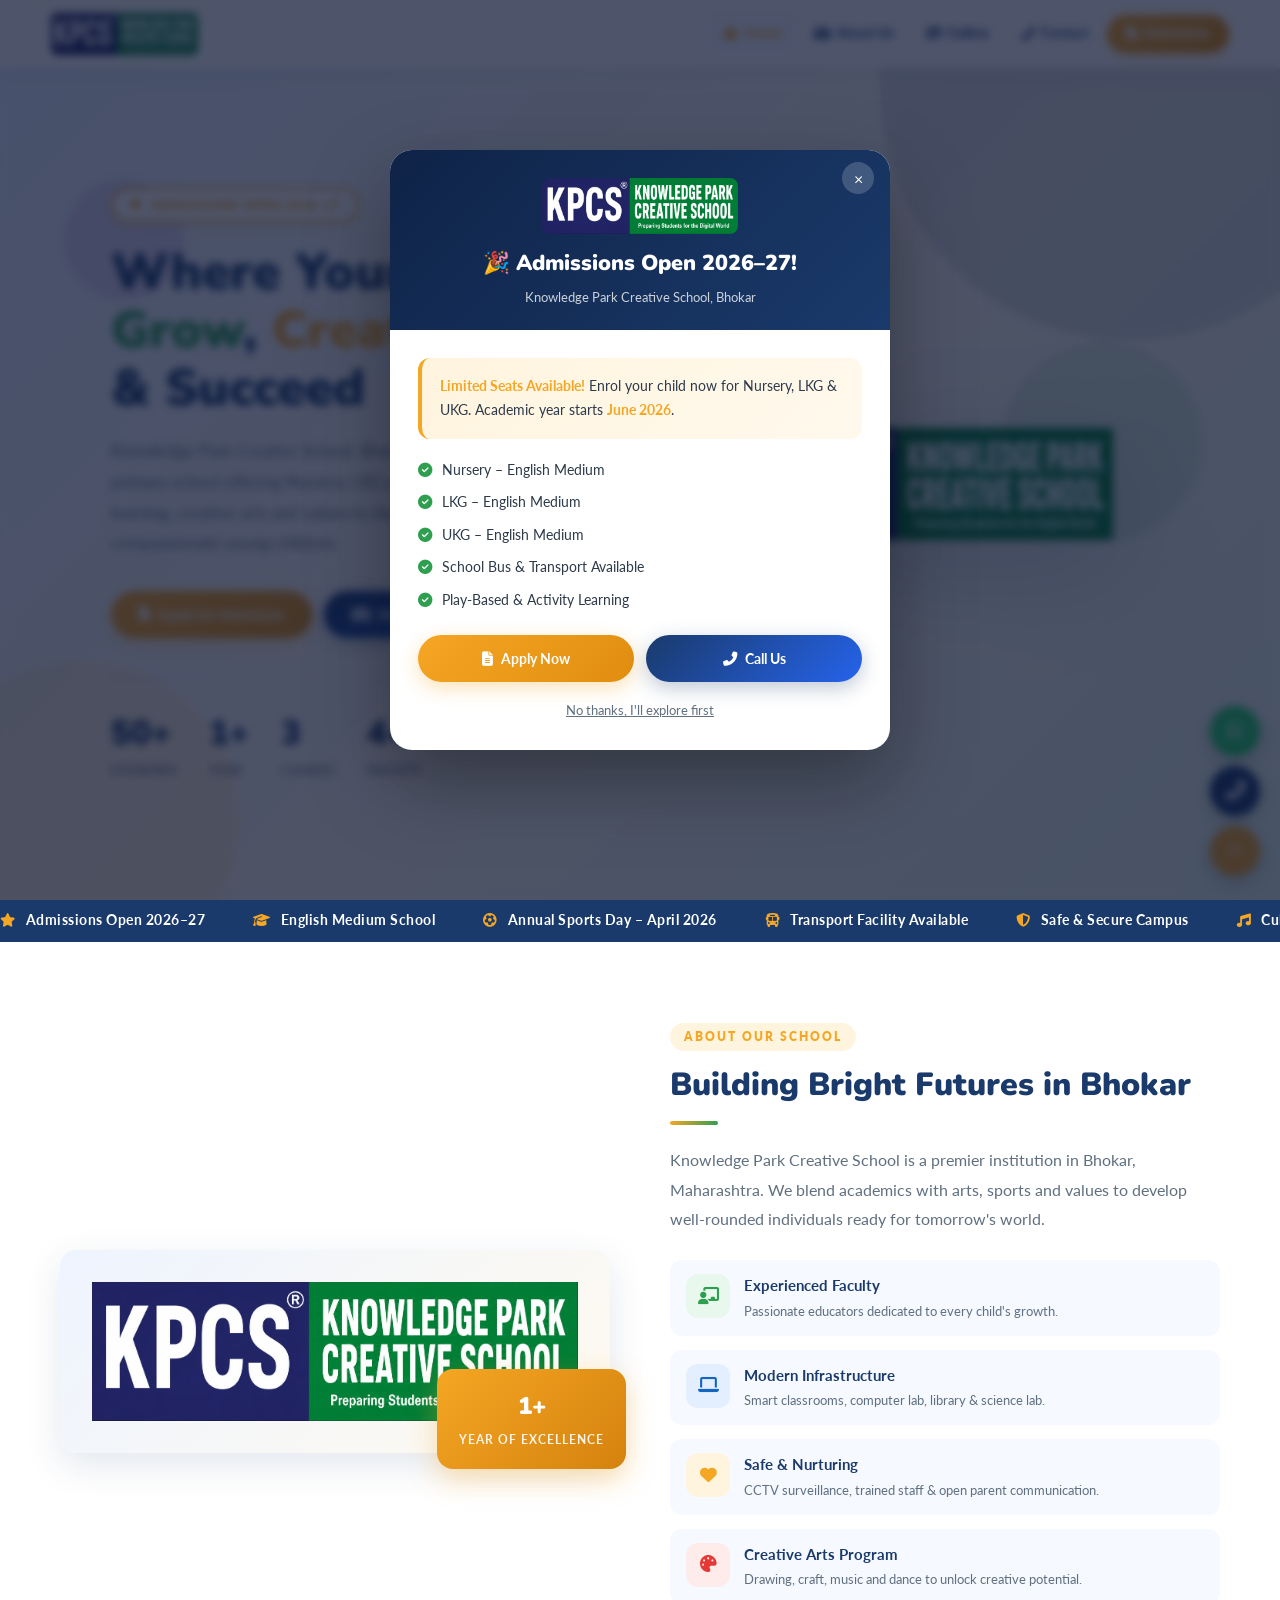
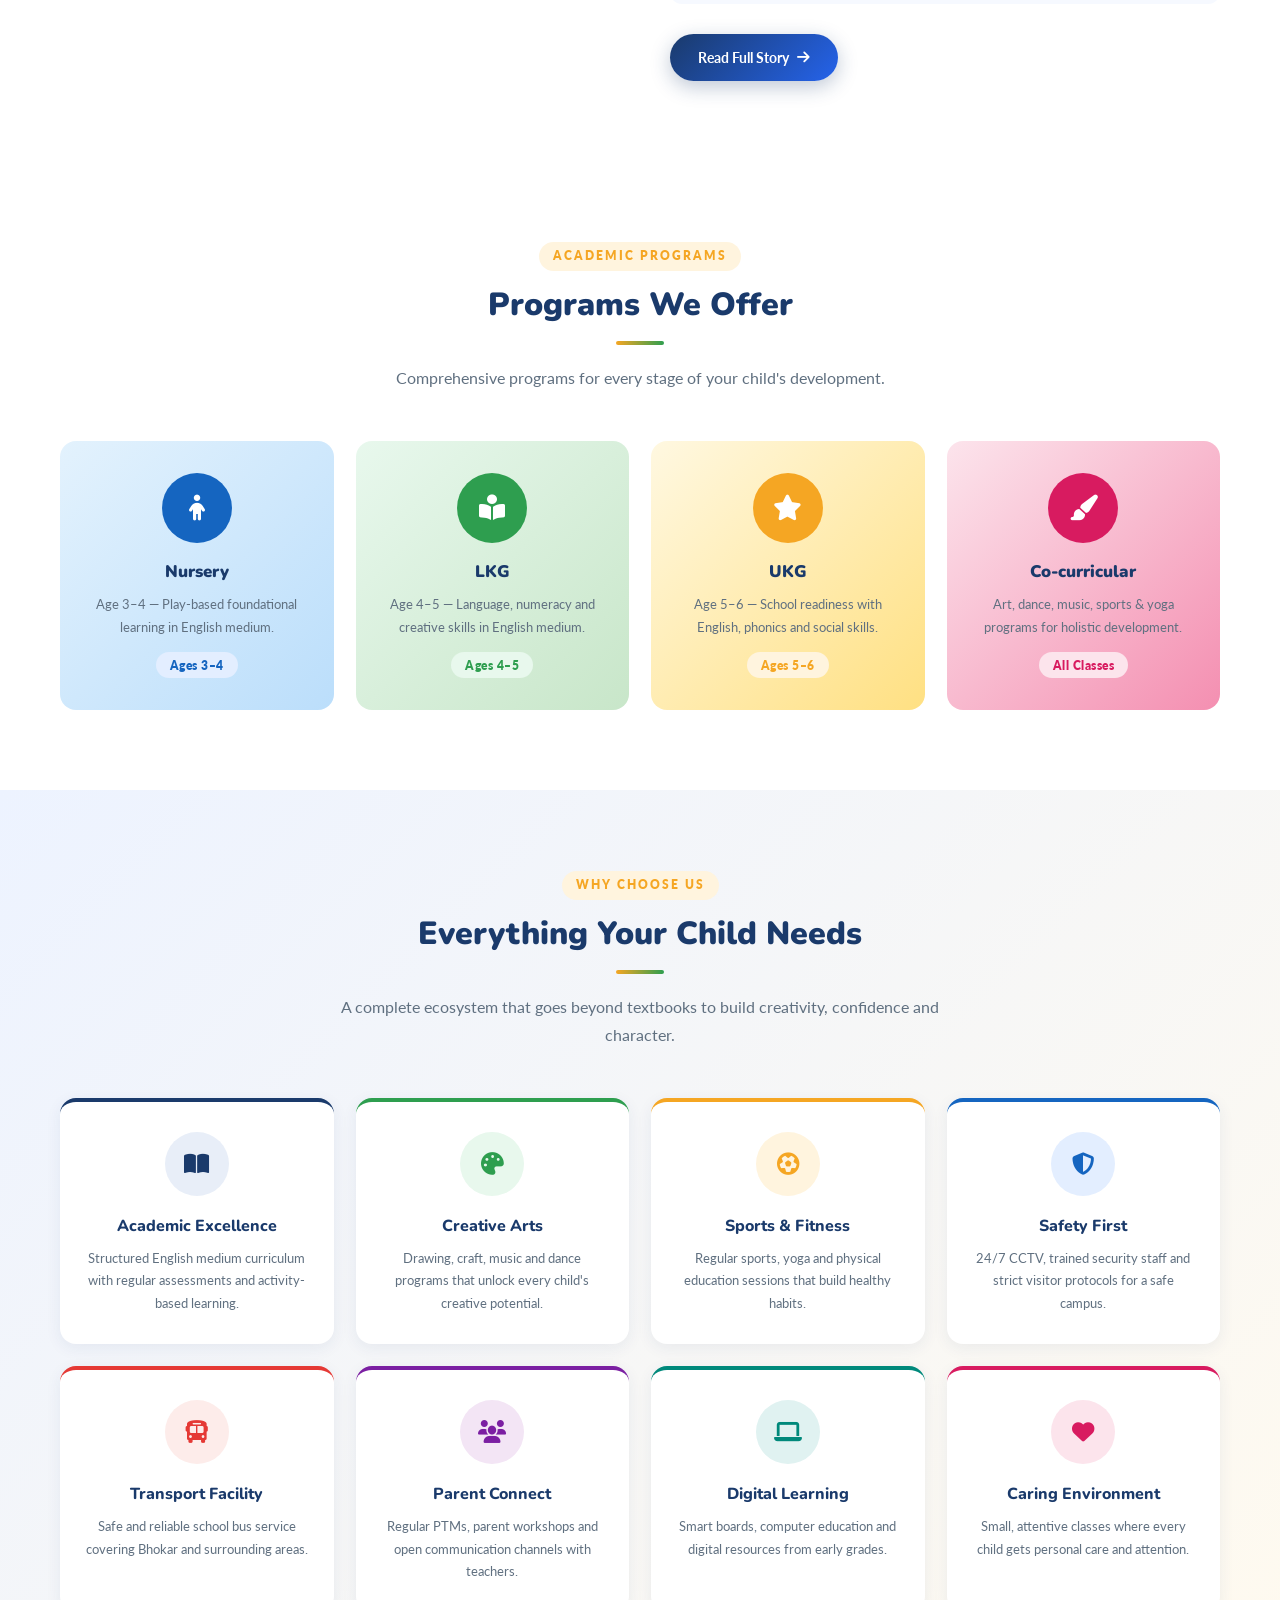
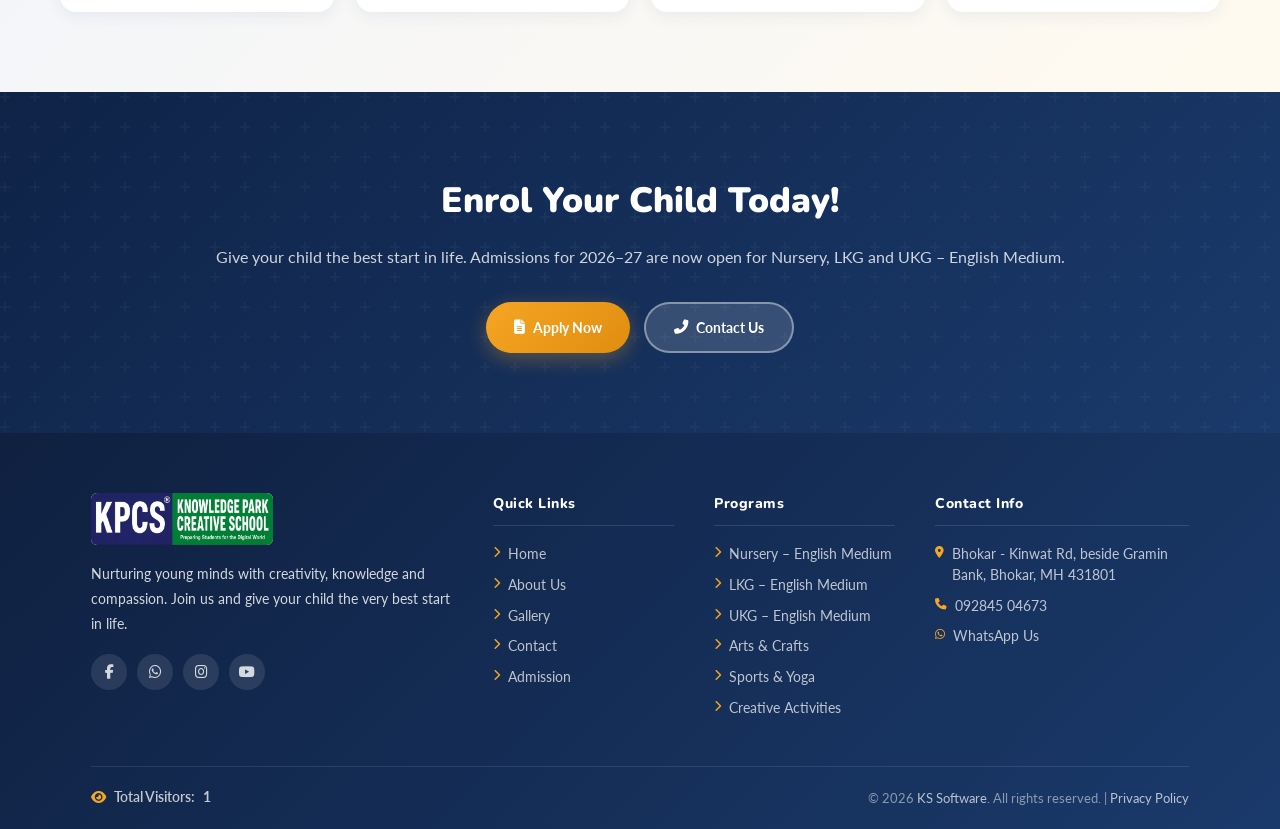
<file: index.html>
<!DOCTYPE html>
<html lang="en">
<head>
  <meta charset="UTF-8"/>
  <meta name="viewport" content="width=device-width, initial-scale=1.0"/>
  <title>Knowledge Park Creative School | Home</title>
  <meta name="description" content="Knowledge Park Creative School – A premier creative school in Bhokar, Maharashtra nurturing young minds since 2026."/>
  <!-- ✅ FAVICON FIX: logoicon.png as favicon -->
  <link rel="icon" type="image/png" href="logoicon.png"/>
  <link rel="apple-touch-icon" href="logoicon.png"/>
  <link rel="stylesheet" href="style.css"/>
  <link rel="stylesheet" href="https://cdnjs.cloudflare.com/ajax/libs/font-awesome/6.5.0/css/all.min.css"/>
  <style>
    /* ===== HERO ===== */
    .hero {
      min-height: 100vh; padding-top: 68px;
      background: linear-gradient(135deg, #e6f0ff 0%, #fff9ed 55%, #e8f8ea 100%);
      display: flex; align-items: center; position: relative; overflow: hidden;
    }
    .hero-orb { position: absolute; border-radius: 50%; pointer-events: none; opacity: .13; }
    .orb1 { width:500px;height:500px;background:var(--navy);top:-160px;right:-100px;animation:orbFloat 8s ease-in-out infinite; }
    .orb2 { width:320px;height:320px;background:var(--orange);bottom:-80px;left:-80px;animation:orbFloat 10s ease-in-out infinite reverse; }
    .orb3 { width:200px;height:200px;background:var(--green);top:38%;right:6%;animation:orbFloat 6s ease-in-out infinite 2s; }
    .orb4 { width:120px;height:120px;background:var(--purple, #7b1fa2);top:20%;left:5%;animation:orbFloat 7s ease-in-out infinite 1s; }
    @keyframes orbFloat { 0%,100%{transform:translateY(0) scale(1);}50%{transform:translateY(-24px) scale(1.05);} }

    .hero-container {
      max-width: 1160px; margin: 0 auto; padding: 60px 4%;
      display: grid; grid-template-columns: 1fr 1fr; gap: 56px; align-items: center;
    }
    .hero-badge {
      display: inline-flex; align-items: center; gap: 8px;
      background: #fff; border: 2px solid var(--orange);
      color: var(--orange); font-weight: 800; font-size: .73rem;
      padding: 6px 16px; border-radius: 50px; margin-bottom: 22px;
      letter-spacing: 1px; box-shadow: 0 4px 14px rgba(245,166,35,.18);
      animation: fadeUp .6s ease both;
    }
    .hero-badge i { animation: spin 3s linear infinite; }
    @keyframes spin { to { transform: rotate(360deg); } }
    @keyframes fadeUp { from{opacity:0;transform:translateY(22px);}to{opacity:1;transform:translateY(0);} }

    .hero-title {
      font-family: 'Nunito', sans-serif; font-weight: 900;
      font-size: 3.2rem; line-height: 1.13; color: var(--navy); margin-bottom: 18px;
      animation: fadeUp .75s ease .1s both;
    }
    .hero-title .accent  { color: var(--green); }
    .hero-title .accent2 { color: var(--orange); }
    .hero-desc {
      font-size: 1.04rem; color: var(--text-light); line-height: 1.85; margin-bottom: 32px;
      animation: fadeUp .75s ease .2s both;
    }
    .hero-actions { display: flex; gap: 12px; flex-wrap: wrap; animation: fadeUp .75s ease .3s both; }
    .hero-img-wrap {
      display: flex; justify-content: center; align-items: center;
      animation: fadeUp 1s ease .2s both;
    }
    .hero-img-wrap img {
      width: 88%; max-width: 390px;
      filter: drop-shadow(0 28px 52px rgba(26,58,107,.22));
      animation: imgFloat 5s ease-in-out infinite;
    }
    @keyframes imgFloat { 0%,100%{transform:translateY(0);}50%{transform:translateY(-18px);} }
    .hero-stats {
      display: flex; gap: 32px; flex-wrap: wrap; margin-top: 40px; padding-top: 28px;
      border-top: 1px solid rgba(26,58,107,.1); animation: fadeUp .75s ease .4s both;
    }
    .stat .num { font-family:'Nunito',sans-serif; font-weight:900; font-size:2.1rem; color:var(--navy); }
    .stat .lbl { font-size:.76rem; color:var(--text-light); font-weight:700; letter-spacing:.5px; }

    /* ===== MARQUEE ===== */
    .marquee-bar { background: var(--navy); color: #fff; padding: 10px 0; overflow: hidden; }
    .marquee-track {
      display: flex; gap: 48px; width: max-content;
      animation: marquee 26s linear infinite; font-size: .85rem; font-weight: 700;
      letter-spacing: .5px; white-space: nowrap;
    }
    .marquee-track span { display: flex; align-items: center; gap: 10px; }
    .marquee-track i { color: var(--orange); }
    @keyframes marquee { 0%{transform:translateX(0);}100%{transform:translateX(-50%);} }

    /* ===== ABOUT SNAP ===== */
    .about-snap { background: #fff; }
    .about-snap-grid { display: grid; grid-template-columns: 1fr 1fr; gap: 60px; align-items: center; }
    .about-img-box { position: relative; }
    .about-img-box img {
      border-radius: var(--radius); background: linear-gradient(135deg,#eef4ff,#fffaef);
      padding: 32px; box-shadow: var(--shadow);
    }
    .about-float-badge {
      position: absolute; bottom: -16px; right: -16px;
      background: linear-gradient(135deg,var(--orange),#d4820e);
      color: #fff; border-radius: var(--radius); padding: 18px 22px; text-align: center;
      box-shadow: 0 10px 28px rgba(245,166,35,.35);
    }
    .about-float-badge strong { font-family:'Nunito',sans-serif; font-weight:900; font-size:1.5rem; display:block; }
    .about-float-badge span { font-size:.72rem; opacity:.9; font-weight:700; letter-spacing:1px; }

    /* ===== COLORFUL FEAT LIST ===== */
    .feat-list { display: flex; flex-direction: column; gap: 14px; margin: 26px 0 30px; }
    .feat-row {
      display: flex; gap: 14px; align-items: flex-start; padding: 14px 16px;
      border-radius: 12px; background: var(--bg); transition: transform .2s;
    }
    .feat-row:hover { transform: translateX(6px); }
    .feat-row h4 { font-weight: 700; font-size: .92rem; color: var(--navy); }
    .feat-row p { font-size: .82rem; color: var(--text-light); margin-top: 3px; }

    /* ===== WHY CARDS ===== */
    .why-section { background: linear-gradient(135deg,#edf3ff,#fffaef); }
    .cards-grid { display: grid; grid-template-columns: repeat(auto-fit,minmax(240px,1fr)); gap: 22px; }
    .why-card {
      background: #fff; border-radius: var(--radius); padding: 30px 24px; text-align: center;
      box-shadow: var(--shadow-sm); border-top: 4px solid transparent;
      transition: transform .3s, box-shadow .3s;
    }
    .why-card:hover { transform: translateY(-8px); box-shadow: var(--shadow); }
    .why-card.c-navy   { border-top-color: var(--navy); }
    .why-card.c-green  { border-top-color: var(--green); }
    .why-card.c-orange { border-top-color: var(--orange); }
    .why-card.c-blue   { border-top-color: var(--blue); }
    .why-card.c-red    { border-top-color: var(--red); }
    .why-card.c-purple { border-top-color: #7b1fa2; }
    .why-card.c-teal   { border-top-color: var(--teal); }
    .why-card.c-pink   { border-top-color: var(--pink); }
    .why-ico {
      width: 64px; height: 64px; border-radius: 50%; margin: 0 auto 18px;
      display: flex; align-items: center; justify-content: center; font-size: 1.4rem;
    }
    .c-navy .why-ico   { background: #e8eef8; color: var(--navy); }
    .c-green .why-ico  { background: var(--green-light); color: var(--green); }
    .c-orange .why-ico { background: var(--orange-light); color: var(--orange); }
    .c-blue .why-ico   { background: var(--blue-light); color: var(--blue); }
    .c-red .why-ico    { background: #fdecea; color: var(--red); }
    .c-purple .why-ico { background: #f3e5f5; color: #7b1fa2; }
    .c-teal .why-ico   { background: #e0f2f1; color: var(--teal); }
    .c-pink .why-ico   { background: #fce4ec; color: var(--pink); }
    .why-card h3 { font-family:'Nunito',sans-serif; font-weight:800; color:var(--navy); font-size:1rem; margin-bottom:8px; }
    .why-card p { font-size:.84rem; color:var(--text-light); line-height:1.65; }

    /* ===== PROGRAMS ===== */
    .programs-section { background: #fff; }
    .prog-grid { display: grid; grid-template-columns: repeat(auto-fit,minmax(220px,1fr)); gap: 22px; }
    .prog-card {
      border-radius: var(--radius); padding: 32px 24px; text-align: center;
      transition: transform .3s, box-shadow .3s; position: relative; overflow: hidden;
    }
    .prog-card::before { content:''; position:absolute; inset:0; opacity:.07; border-radius:var(--radius); }
    .prog-card:hover { transform: translateY(-6px); box-shadow: var(--shadow); }
    .pc-pp { background: linear-gradient(135deg,#e3f2fd,#bbdefb); }
    .pc-p  { background: linear-gradient(135deg,#e8f8ed,#c8e6c9); }
    .pc-s  { background: linear-gradient(135deg,#fff8e1,#ffe082); }
    .pc-c  { background: linear-gradient(135deg,#fce4ec,#f48fb1); }
    .prog-icon {
      width: 70px; height: 70px; border-radius: 50%; margin: 0 auto 16px;
      display: flex; align-items: center; justify-content: center; font-size: 1.6rem;
    }
    .pc-pp .prog-icon { background: var(--blue); color:#fff; }
    .pc-p  .prog-icon { background: var(--green); color:#fff; }
    .pc-s  .prog-icon { background: var(--orange); color:#fff; }
    .pc-c  .prog-icon { background: var(--pink); color:#fff; }
    .prog-card h3 { font-family:'Nunito',sans-serif; font-weight:900; color:var(--navy); font-size:1.05rem; margin-bottom:8px; }
    .prog-card p { font-size:.84rem; color:var(--text-light); line-height:1.65; }
    .prog-badge {
      display: inline-block; margin-top: 14px; padding: 4px 14px; border-radius: 20px;
      font-size: .73rem; font-weight: 800; letter-spacing: .5px;
    }
    .pc-pp .prog-badge { background: var(--blue-light); color: var(--blue); }
    .pc-p  .prog-badge { background: var(--green-light); color: var(--green); }
    .pc-s  .prog-badge { background: var(--orange-light); color: var(--orange); }
    .pc-c  .prog-badge { background: #fce4ec; color: var(--pink); }

    /* ===== POPUP / MODAL ===== */
    .adm-overlay {
      position: fixed; inset: 0; z-index: 9999;
      background: rgba(10,20,50,.72); backdrop-filter: blur(4px);
      display: flex; align-items: center; justify-content: center;
      padding: 16px; animation: fadeIn .4s ease;
    }
    @keyframes fadeIn { from{opacity:0;}to{opacity:1;} }
    .adm-modal {
      background: #fff; border-radius: 22px; overflow: hidden;
      max-width: 500px; width: 100%; box-shadow: 0 32px 80px rgba(0,0,0,.35);
      animation: slideUp .45s cubic-bezier(.34,1.56,.64,1);
    }
    @keyframes slideUp { from{opacity:0;transform:translateY(60px) scale(.95);}to{opacity:1;transform:translateY(0) scale(1);} }
    .adm-modal-header {
      background: linear-gradient(135deg, var(--navy-dark), var(--navy));
      padding: 28px 28px 22px; text-align: center; position: relative;
    }
    .adm-modal-header img { height: 60px; width: 60px; border-radius: 50%; margin: 0 auto 12px; background:#fff; padding:2px; }
    .adm-modal-header h2 { font-family:'Nunito',sans-serif; font-weight:900; font-size:1.35rem; color:#fff; }
    .adm-modal-header p { font-size:.83rem; color:rgba(255,255,255,.78); margin-top:6px; }
    .adm-close {
      position: absolute; top: 12px; right: 16px; background: rgba(255,255,255,.18);
      border: none; color: #fff; width: 32px; height: 32px; border-radius: 50%;
      cursor: pointer; font-size: 1rem; display: flex; align-items: center; justify-content: center;
      transition: background .2s;
    }
    .adm-close:hover { background: rgba(255,255,255,.35); }
    .adm-modal-body { padding: 28px; }
    .adm-highlight {
      background: linear-gradient(135deg, var(--orange-light), #fff9ed);
      border-radius: 12px; padding: 16px 18px; margin-bottom: 20px;
      border-left: 4px solid var(--orange); font-size: .9rem; color: var(--text);
      line-height: 1.7;
    }
    .adm-highlight strong { color: var(--orange); }
    .adm-points { display: flex; flex-direction: column; gap: 10px; margin-bottom: 24px; }
    .adm-pt { display: flex; align-items: center; gap: 10px; font-size: .88rem; color: var(--text); }
    .adm-pt i { color: var(--green); font-size: .9rem; flex-shrink: 0; }
    .adm-modal-actions { display: flex; gap: 12px; flex-wrap: wrap; }
    .adm-modal-actions .btn { flex: 1; justify-content: center; min-width: 140px; }
    .adm-skip { text-align: center; margin-top: 14px; }
    .adm-skip a { font-size: .8rem; color: var(--text-light); text-decoration: underline; cursor: pointer; }
    .adm-skip a:hover { color: var(--navy); }

    @media(max-width:768px){
      .hero-container { grid-template-columns: 1fr; padding: 56px 5%; text-align: center; }
      .hero-img-wrap { order: -1; }
      .hero-img-wrap img { max-width: 260px; }
      .hero-title { font-size: 2.2rem; }
      .hero-actions { justify-content: center; }
      .hero-stats { justify-content: center; }
      .about-snap-grid { grid-template-columns: 1fr; }
    }
    @media(max-width:480px){
      .hero-title { font-size: 1.9rem; }
    }
  </style>
</head>
<body>

<!-- ===== ADMISSION POPUP MODAL ===== -->
<div class="adm-overlay" id="admPopup">
  <div class="adm-modal">
    <div class="adm-modal-header">
      <button class="adm-close" onclick="closeAdmPopup()" aria-label="Close">&times;</button>
      <img src="logo.png" alt="Knowledge Park Logo"/>
      <h2>🎉 Admissions Open 2026–27!</h2>
      <p>Knowledge Park Creative School, Bhokar</p>
    </div>
    <div class="adm-modal-body">
      <div class="adm-highlight">
        <strong>Limited Seats Available!</strong> Enrol your child now for Nursery, LKG &amp; UKG.
        Academic year starts <strong>June 2026</strong>.
      </div>
      <div class="adm-points">
        <div class="adm-pt"><i class="fas fa-check-circle"></i> Nursery – English Medium</div>
        <div class="adm-pt"><i class="fas fa-check-circle"></i> LKG – English Medium</div>
        <div class="adm-pt"><i class="fas fa-check-circle"></i> UKG – English Medium</div>
        <div class="adm-pt"><i class="fas fa-check-circle"></i> School Bus &amp; Transport Available</div>
        <div class="adm-pt"><i class="fas fa-check-circle"></i> Play-Based &amp; Activity Learning</div>
      </div>
      <div class="adm-modal-actions">
        <a href="admission.html" class="btn btn-orange"><i class="fas fa-file-alt"></i> Apply Now</a>
        <a href="tel:09284504673" class="btn btn-navy"><i class="fas fa-phone-alt"></i> Call Us</a>
      </div>
      <div class="adm-skip"><a onclick="closeAdmPopup()">No thanks, I'll explore first</a></div>
    </div>
  </div>
</div>

<!-- ===== NAVBAR ===== -->
<nav class="navbar">
  <a href="index.html" class="nav-brand">
    <img src="logo.png" alt="Knowledge Park Logo"/>
    <div class="nav-brand-text"><strong>Knowledge Park</strong><small>CREATIVE SCHOOL</small></div>
  </a>
  <ul class="nav-links">
    <li><a href="index.html" class="active"><i class="fas fa-home"></i> Home</a></li>
    <li><a href="about.html"><i class="fas fa-school"></i> About Us</a></li>
    <li><a href="gallery.html"><i class="fas fa-images"></i> Gallery</a></li>
    <li><a href="contact.html"><i class="fas fa-phone-alt"></i> Contact</a></li>
    <li class="nav-admit"><a href="admission.html"><i class="fas fa-file-alt"></i> Admission</a></li>
  </ul>
  <div class="hamburger" onclick="toggleMob()"><span></span><span></span><span></span></div>
</nav>
<div class="mobile-nav" id="mobileNav">
  <a href="index.html" class="active"><i class="fas fa-home"></i> Home</a>
  <a href="about.html"><i class="fas fa-school"></i> About Us</a>
  <a href="gallery.html"><i class="fas fa-images"></i> Gallery</a>
  <a href="contact.html"><i class="fas fa-phone-alt"></i> Contact</a>
  <div class="m-admit"><a href="admission.html"><i class="fas fa-file-alt"></i> Admission</a></div>
</div>

<main>
  <!-- ===== HERO ===== -->
  <section class="hero">
    <div class="hero-orb orb1"></div>
    <div class="hero-orb orb2"></div>
    <div class="hero-orb orb3"></div>
    <div class="hero-orb orb4"></div>
    <div class="hero-container">
      <div>
        <div class="hero-badge"><i class="fas fa-star"></i> ADMISSIONS OPEN 2026–27</div>
        <h1 class="hero-title">
          Where Young Minds<br>
          <span class="accent">Grow</span>, <span class="accent2">Create</span><br>
          &amp; Succeed
        </h1>
        <p class="hero-desc">Knowledge Park Creative School, Bhokar — an English medium pre-primary school offering Nursery, LKG and UKG with play-based learning, creative arts and values to shape confident and compassionate young children.</p>
        <div class="hero-actions">
          <a href="admission.html" class="btn btn-orange"><i class="fas fa-file-alt"></i> Apply for Admission</a>
          <a href="about.html" class="btn btn-navy"><i class="fas fa-school"></i> About Our School</a>
        </div>
        <div class="hero-stats">
          <div class="stat"><div class="num">50+</div><div class="lbl">STUDENTS</div></div>
          <div class="stat"><div class="num">1+</div><div class="lbl">YEAR</div></div>
          <div class="stat"><div class="num">3</div><div class="lbl">CLASSES</div></div>
          <div class="stat"><div class="num">4+</div><div class="lbl">FACULTY</div></div>
        </div>
      </div>
      <div class="hero-img-wrap">
        <img src="logo.png" alt="Knowledge Park Creative School"/>
      </div>
    </div>
  </section>

  <!-- ===== MARQUEE ===== -->
  <div class="marquee-bar">
    <div class="marquee-track">
      <span><i class="fas fa-star"></i> Admissions Open 2026–27</span>
      <span><i class="fas fa-graduation-cap"></i> English Medium School</span>
      <span><i class="fas fa-futbol"></i> Annual Sports Day – April 2026</span>
      <span><i class="fas fa-bus"></i> Transport Facility Available</span>
      <span><i class="fas fa-shield-alt"></i> Safe &amp; Secure Campus</span>
      <span><i class="fas fa-music"></i> Cultural Events Every Month</span>
      <span><i class="fas fa-laptop"></i> Smart Classrooms &amp; Digital Learning</span>
      <span><i class="fas fa-users"></i> Experienced &amp; Dedicated Faculty</span>
      <!-- duplicate for seamless loop -->
      <span><i class="fas fa-star"></i> Admissions Open 2026–27</span>
      <span><i class="fas fa-graduation-cap"></i> English Medium School</span>
      <span><i class="fas fa-futbol"></i> Annual Sports Day – April 2026</span>
      <span><i class="fas fa-bus"></i> Transport Facility Available</span>
      <span><i class="fas fa-shield-alt"></i> Safe &amp; Secure Campus</span>
      <span><i class="fas fa-music"></i> Cultural Events Every Month</span>
      <span><i class="fas fa-laptop"></i> Smart Classrooms &amp; Digital Learning</span>
      <span><i class="fas fa-users"></i> Experienced &amp; Dedicated Faculty</span>
    </div>
  </div>

  <!-- ===== ABOUT SNAP ===== -->
  <section class="section about-snap">
    <div class="container">
      <div class="about-snap-grid">
        <div class="about-img-box reveal-left">
          <img src="logo.png" alt="About Knowledge Park Creative School"/>
          <div class="about-float-badge">
            <strong>1+</strong>
            <span>YEAR OF EXCELLENCE</span>
          </div>
        </div>
        <div class="reveal-right">
          <div class="section-label">About Our School</div>
          <h2 class="section-title">Building Bright Futures in Bhokar</h2>
          <div class="divider"></div>
          <p style="color:var(--text-light);line-height:1.85;">Knowledge Park Creative School is a premier institution in Bhokar, Maharashtra. We blend academics with arts, sports and values to develop well-rounded individuals ready for tomorrow's world.</p>
          <div class="feat-list">
            <div class="feat-row">
              <div class="feat-ico ico-g"><i class="fas fa-chalkboard-teacher"></i></div>
              <div><h4>Experienced Faculty</h4><p>Passionate educators dedicated to every child's growth.</p></div>
            </div>
            <div class="feat-row">
              <div class="feat-ico ico-b"><i class="fas fa-laptop"></i></div>
              <div><h4>Modern Infrastructure</h4><p>Smart classrooms, computer lab, library &amp; science lab.</p></div>
            </div>
            <div class="feat-row">
              <div class="feat-ico ico-o"><i class="fas fa-heart"></i></div>
              <div><h4>Safe &amp; Nurturing</h4><p>CCTV surveillance, trained staff &amp; open parent communication.</p></div>
            </div>
            <div class="feat-row">
              <div class="feat-ico ico-r"><i class="fas fa-palette"></i></div>
              <div><h4>Creative Arts Program</h4><p>Drawing, craft, music and dance to unlock creative potential.</p></div>
            </div>
          </div>
          <a href="about.html" class="btn btn-navy">Read Full Story <i class="fas fa-arrow-right"></i></a>
        </div>
      </div>
    </div>
  </section>

  <!-- ===== PROGRAMS ===== -->
  <section class="section programs-section">
    <div class="container">
      <div class="text-center" style="margin-bottom:48px;">
        <div class="section-label reveal">Academic Programs</div>
        <h2 class="section-title reveal">Programs We Offer</h2>
        <div class="divider center reveal"></div>
        <p class="section-sub reveal">Comprehensive programs for every stage of your child's development.</p>
      </div>
      <div class="prog-grid">
        <div class="prog-card pc-pp reveal">
          <div class="prog-icon"><i class="fas fa-child"></i></div>
          <h3>Nursery</h3>
          <p>Age 3–4 — Play-based foundational learning in English medium.</p>
          <div class="prog-badge">Ages 3–4</div>
        </div>
        
        
        
        <div class="prog-card pc-p reveal">
          <div class="prog-icon"><i class="fas fa-book-reader"></i></div>
          <h3>LKG</h3>
          <p>Age 4–5 — Language, numeracy and creative skills in English medium.</p>
          <div class="prog-badge">Ages 4–5</div>
        </div>
        <div class="prog-card pc-s reveal">
          <div class="prog-icon"><i class="fas fa-star"></i></div>
          <h3>UKG</h3>
          <p>Age 5–6 — School readiness with English, phonics and social skills.</p>
          <div class="prog-badge">Ages 5–6</div>
        </div>
        <div class="prog-card pc-c reveal">
          <div class="prog-icon"><i class="fas fa-paint-brush"></i></div>
          <h3>Co-curricular</h3>
          <p>Art, dance, music, sports &amp; yoga programs for holistic development.</p>
          <div class="prog-badge">All Classes</div>
        </div>
      </div>
    </div>
  </section>

  <!-- ===== WHY US ===== -->
  <section class="section why-section">
    <div class="container">
      <div class="text-center" style="margin-bottom:48px;">
        <div class="section-label reveal">Why Choose Us</div>
        <h2 class="section-title reveal">Everything Your Child Needs</h2>
        <div class="divider center reveal"></div>
        <p class="section-sub reveal">A complete ecosystem that goes beyond textbooks to build creativity, confidence and character.</p>
      </div>
      <div class="cards-grid">
        <div class="why-card c-navy reveal">
          <div class="why-ico"><i class="fas fa-book-open"></i></div>
          <h3>Academic Excellence</h3>
          <p>Structured English medium curriculum with regular assessments and activity-based learning.</p>
        </div>
        <div class="why-card c-green reveal">
          <div class="why-ico"><i class="fas fa-palette"></i></div>
          <h3>Creative Arts</h3>
          <p>Drawing, craft, music and dance programs that unlock every child's creative potential.</p>
        </div>
        <div class="why-card c-orange reveal">
          <div class="why-ico"><i class="fas fa-futbol"></i></div>
          <h3>Sports &amp; Fitness</h3>
          <p>Regular sports, yoga and physical education sessions that build healthy habits.</p>
        </div>
        <div class="why-card c-blue reveal">
          <div class="why-ico"><i class="fas fa-shield-alt"></i></div>
          <h3>Safety First</h3>
          <p>24/7 CCTV, trained security staff and strict visitor protocols for a safe campus.</p>
        </div>
        <div class="why-card c-red reveal">
          <div class="why-ico"><i class="fas fa-bus"></i></div>
          <h3>Transport Facility</h3>
          <p>Safe and reliable school bus service covering Bhokar and surrounding areas.</p>
        </div>
        <div class="why-card c-purple reveal">
          <div class="why-ico"><i class="fas fa-users"></i></div>
          <h3>Parent Connect</h3>
          <p>Regular PTMs, parent workshops and open communication channels with teachers.</p>
        </div>
        <div class="why-card c-teal reveal">
          <div class="why-ico"><i class="fas fa-laptop"></i></div>
          <h3>Digital Learning</h3>
          <p>Smart boards, computer education and digital resources from early grades.</p>
        </div>
        <div class="why-card c-pink reveal">
          <div class="why-ico"><i class="fas fa-heart"></i></div>
          <h3>Caring Environment</h3>
          <p>Small, attentive classes where every child gets personal care and attention.</p>
        </div>
      </div>
    </div>
  </section>

  <!-- ===== CTA ===== -->
  <section class="cta-section">
    <h2 class="reveal">Enrol Your Child Today!</h2>
    <p class="reveal">Give your child the best start in life. Admissions for 2026–27 are now open for Nursery, LKG and UKG – English Medium.</p>
    <div class="cta-btns reveal">
      <a href="admission.html" class="btn btn-orange"><i class="fas fa-file-alt"></i> Apply Now</a>
      <a href="contact.html" class="btn" style="background:rgba(255,255,255,.15);color:#fff;border:2px solid rgba(255,255,255,.4);"><i class="fas fa-phone-alt"></i> Contact Us</a>
    </div>
  </section>
</main>

<!-- FLOATING BUTTONS -->
<div class="float-btns">
  <a href="https://wa.me/919284504673?text=Hello!%20I%20am%20interested%20in%20Knowledge%20Park%20Creative%20School." target="_blank" class="float-btn wa" title="WhatsApp"><i class="fab fa-whatsapp"></i></a>
  <a href="tel:09284504673" class="float-btn call" title="Call Us"><i class="fas fa-phone-alt"></i></a>
  <a href="#" class="float-btn totop" title="Back to Top"><i class="fas fa-chevron-up"></i></a>
</div>

<!-- ===== FOOTER ===== -->
<footer>
  <div class="footer-inner">
    <div class="footer-grid">
      <div class="footer-col">
        <!-- ✅ FOOTER LOGO FIX: using logo.png from same folder -->
        <div class="footer-brand-row">
          <img src="logo.png" alt="Knowledge Park Logo"/>
          <div class="ft">Knowledge Park<small>CREATIVE SCHOOL</small></div>
        </div>
        <p>Nurturing young minds with creativity, knowledge and compassion. Join us and give your child the very best start in life.</p>
        <div class="footer-socials">
          <a href="#" class="soc"><i class="fab fa-facebook-f"></i></a>
          <a href="https://wa.me/919284504673" target="_blank" class="soc"><i class="fab fa-whatsapp"></i></a>
          <a href="#" class="soc"><i class="fab fa-instagram"></i></a>
          <a href="#" class="soc"><i class="fab fa-youtube"></i></a>
        </div>
      </div>
      <div class="footer-col">
        <h5>Quick Links</h5>
        <ul>
          <li><a href="index.html"><i class="fas fa-chevron-right"></i> Home</a></li>
          <li><a href="about.html"><i class="fas fa-chevron-right"></i> About Us</a></li>
          <li><a href="gallery.html"><i class="fas fa-chevron-right"></i> Gallery</a></li>
          <li><a href="contact.html"><i class="fas fa-chevron-right"></i> Contact</a></li>
          <li><a href="admission.html"><i class="fas fa-chevron-right"></i> Admission</a></li>
        </ul>
      </div>
      <div class="footer-col">
        <h5>Programs</h5>
        <ul>
          <li><a href="#"><i class="fas fa-chevron-right"></i> Nursery – English Medium</a></li>
          <li><a href="#"><i class="fas fa-chevron-right"></i> LKG – English Medium</a></li>
          <li><a href="#"><i class="fas fa-chevron-right"></i> UKG – English Medium</a></li>
          <li><a href="#"><i class="fas fa-chevron-right"></i> Arts &amp; Crafts</a></li>
          <li><a href="#"><i class="fas fa-chevron-right"></i> Sports &amp; Yoga</a></li>
          <li><a href="#"><i class="fas fa-chevron-right"></i> Creative Activities</a></li>
        </ul>
      </div>
      <div class="footer-col">
        <h5>Contact Info</h5>
        <ul>
          <li><a href="https://maps.app.goo.gl/Pv4KhenSPERhErub9" target="_blank"><i class="fas fa-map-marker-alt"></i> Bhokar - Kinwat Rd, beside Gramin Bank, Bhokar, MH 431801</a></li>
          <li><a href="tel:09284504673"><i class="fas fa-phone"></i> 092845 04673</a></li>
          <li><a href="https://wa.me/919284504673" target="_blank"><i class="fab fa-whatsapp"></i> WhatsApp Us</a></li>
        </ul>
      </div>
    </div>
    <div class="footer-bottom">
      <div class="visitor-row">
        <i class="fas fa-eye" style="color:var(--orange)"></i>
        Total Visitors: <strong><span id="visitorCount">Loading…</span></strong>
      </div>
      <!-- ✅ 2026 copyright -->
      <p class="footer-copy">&copy; 2026 <a href="https://kssoftware.co.in" target="_blank" rel="noopener">KS Software</a>. All rights reserved. | <a href="#">Privacy Policy</a></p>
    </div>
  </div>
</footer>

<script>
/* ===== ADMISSION POPUP ===== */
function closeAdmPopup(){
  document.getElementById('admPopup').style.display='none';
  sessionStorage.setItem('kpcs_adm_shown','1');
}
window.addEventListener('load', function(){
  if(!sessionStorage.getItem('kpcs_adm_shown')){
    setTimeout(function(){ document.getElementById('admPopup').style.display='flex'; }, 1200);
  } else {
    document.getElementById('admPopup').style.display='none';
  }
});
document.getElementById('admPopup').addEventListener('click', function(e){
  if(e.target === this) closeAdmPopup();
});

/* ===== MOBILE NAV ===== */
function toggleMob(){ document.getElementById('mobileNav').classList.toggle('open'); }

/* ===== VISITOR COUNTER (localStorage — real cumulative) =====
   Every unique browser session adds 1. Works locally.
   For a real shared counter across users, use a backend API.
*/
(function(){
  var KEY = 'kpcs_visitor_total';
  var SESSION_KEY = 'kpcs_session_counted';
  var total = parseInt(localStorage.getItem(KEY) || '0', 10);
  if(!sessionStorage.getItem(SESSION_KEY)){
    total++;
    localStorage.setItem(KEY, total);
    sessionStorage.setItem(SESSION_KEY, '1');
  }
  document.getElementById('visitorCount').textContent = total.toLocaleString('en-IN');
})();

/* ===== SCROLL REVEAL ===== */
(function(){
  var els = document.querySelectorAll('.reveal,.reveal-left,.reveal-right');
  var obs = new IntersectionObserver(function(entries){
    entries.forEach(function(e){ if(e.isIntersecting){ e.target.classList.add('visible'); obs.unobserve(e.target); } });
  },{threshold:.1});
  els.forEach(function(el){ obs.observe(el); });
})();

/* ===== BACK TO TOP ===== */
document.querySelector('.totop').addEventListener('click', function(e){
  e.preventDefault(); window.scrollTo({top:0,behavior:'smooth'});
});
</script>
</body>
</html>
</file>
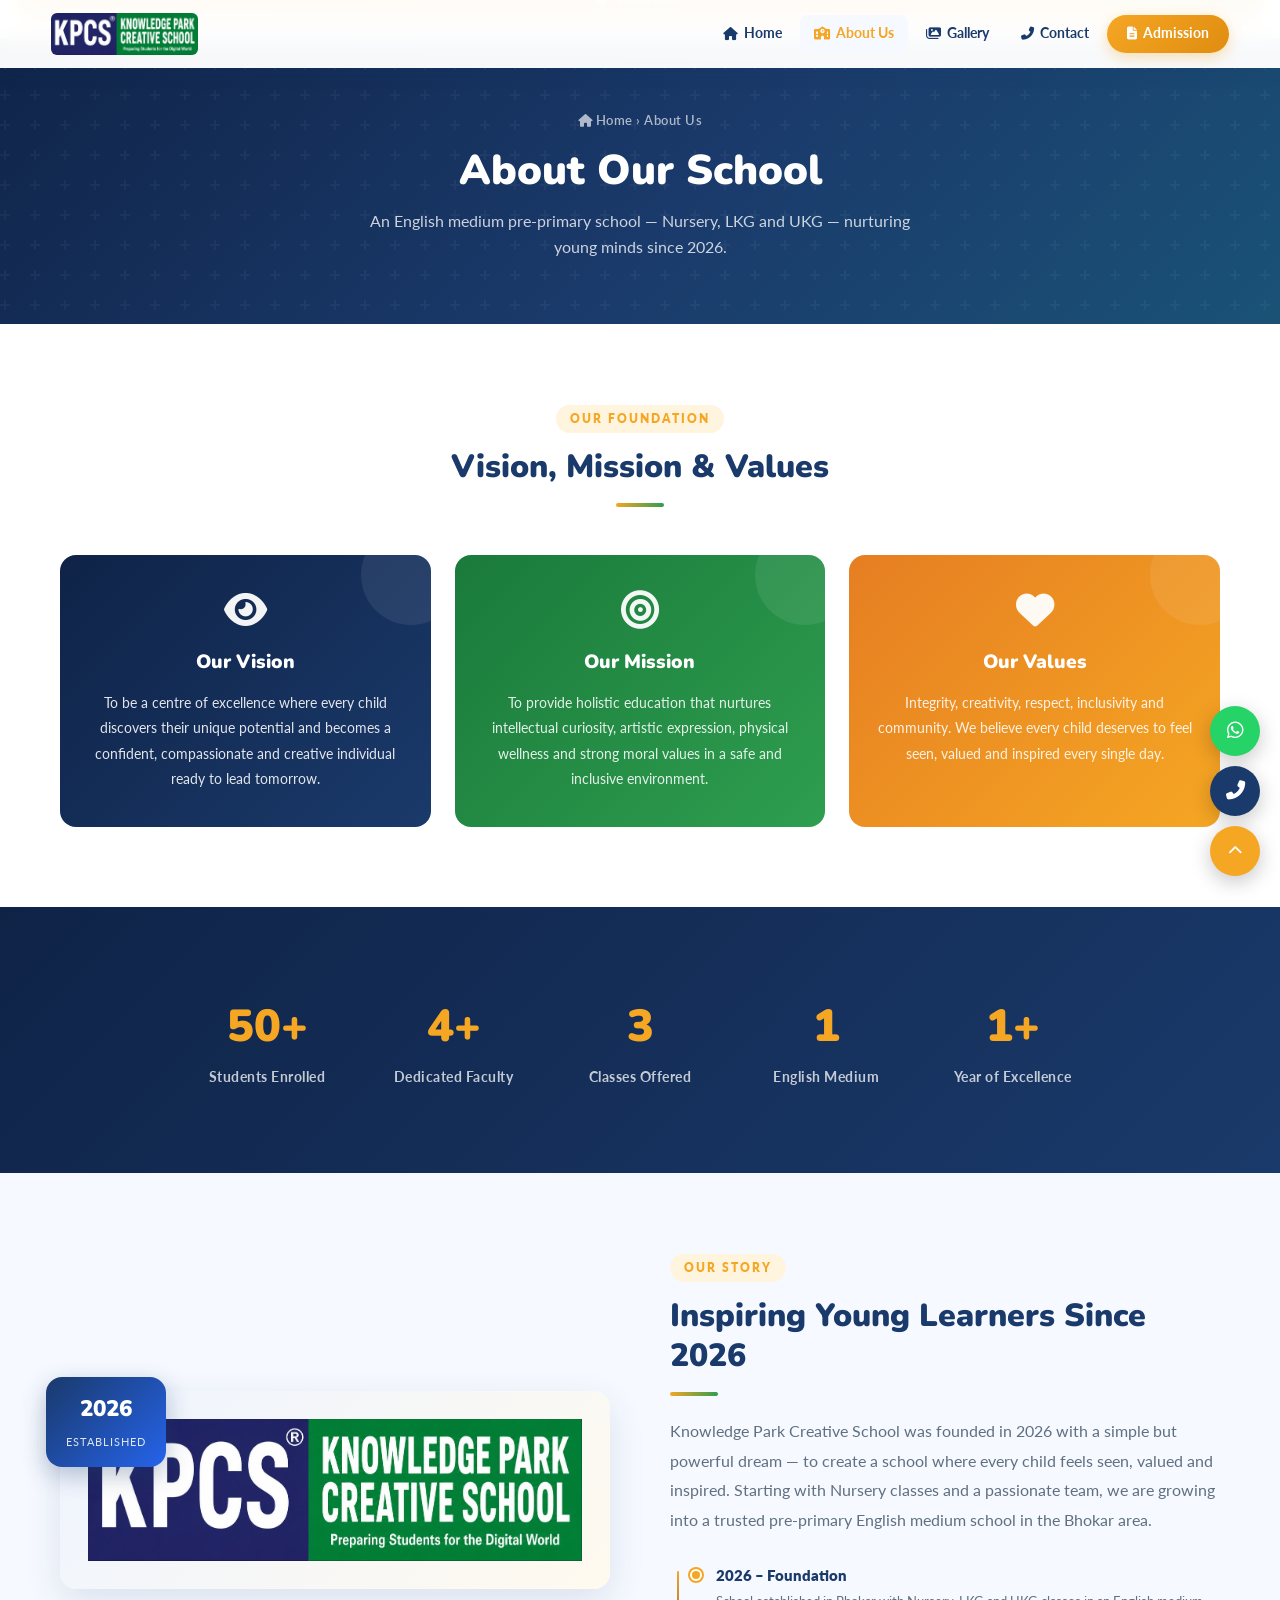
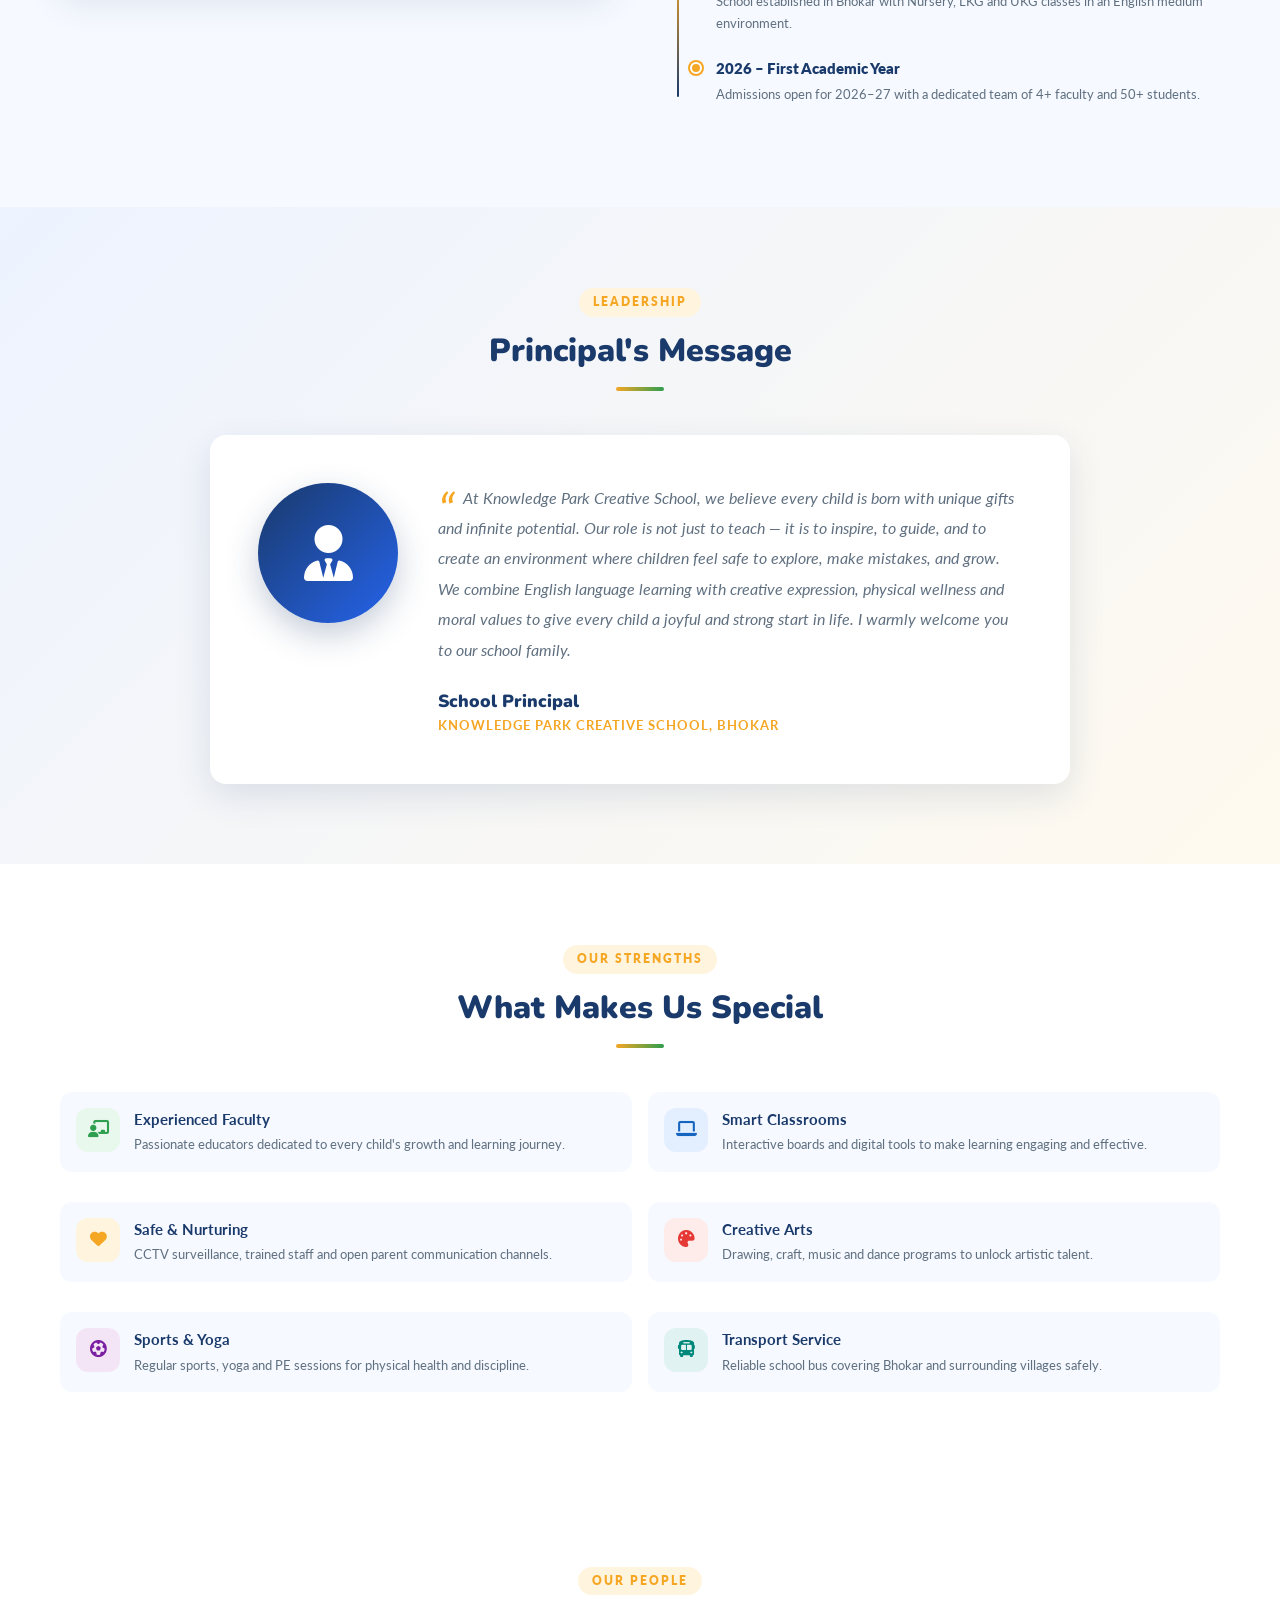
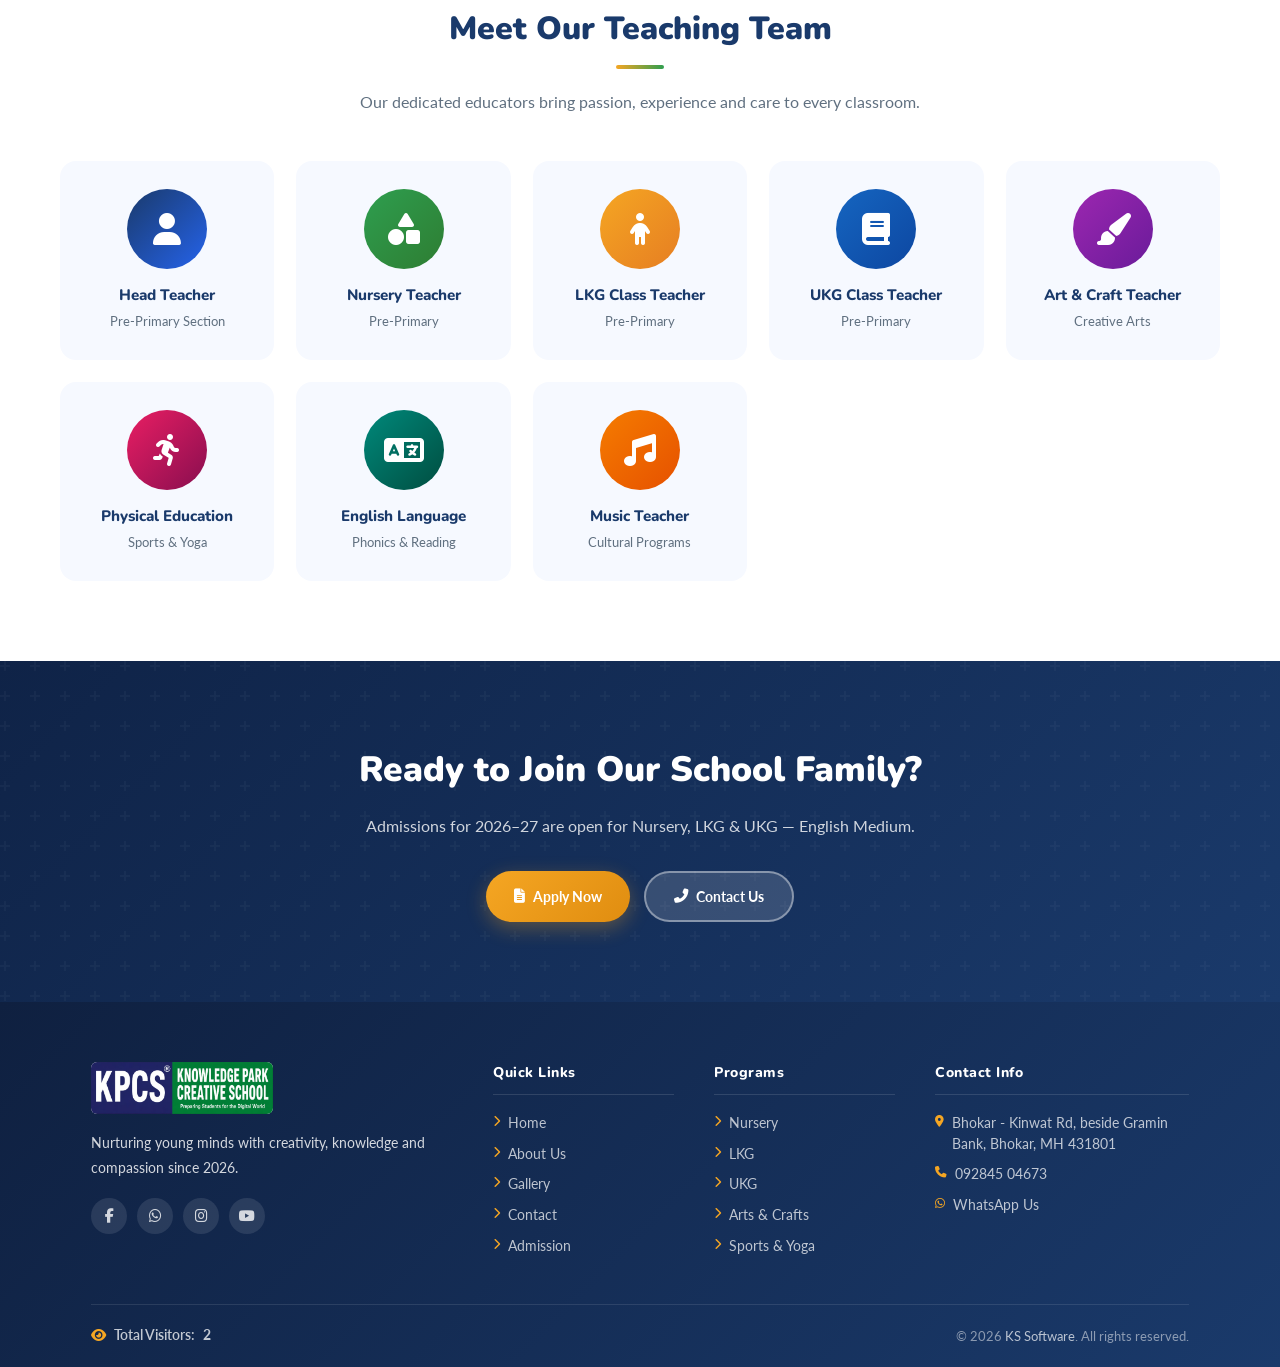
<file: about.html>
<!DOCTYPE html>
<html lang="en">
<head>
  <meta charset="UTF-8"/>
  <meta name="viewport" content="width=device-width, initial-scale=1.0"/>
  <title>About Us | Knowledge Park Creative School</title>
  <!-- ✅ FAVICON FIX -->
  <link rel="icon" type="image/png" href="logoicon.png"/>
  <link rel="apple-touch-icon" href="logoicon.png"/>
  <link rel="stylesheet" href="style.css"/>
  <link rel="stylesheet" href="https://cdnjs.cloudflare.com/ajax/libs/font-awesome/6.5.0/css/all.min.css"/>
  <style>
    /* ===== VISION MISSION ===== */
    .vm-section { background: #fff; }
    .vm-grid { display: grid; grid-template-columns: 1fr 1fr 1fr; gap: 24px; }
    .vm-card {
      border-radius: var(--radius); padding: 36px 28px;
      text-align: center; position: relative; overflow: hidden;
    }
    .vm-card.vision  { background: linear-gradient(135deg, var(--navy-dark), var(--navy)); color:#fff; }
    .vm-card.mission { background: linear-gradient(135deg, #1a7a3b, var(--green)); color:#fff; }
    .vm-card.values  { background: linear-gradient(135deg, #e67e22, var(--orange)); color:#fff; }
    .vm-card::before { content:''; position:absolute;top:-30px;right:-30px;width:100px;height:100px;border-radius:50%;background:rgba(255,255,255,.08); }
    .vm-card i { font-size: 2.4rem; margin-bottom: 18px; opacity: .95; }
    .vm-card h3 { font-family:'Nunito',sans-serif; font-weight:900; font-size:1.2rem; margin-bottom:12px; }
    .vm-card p  { font-size:.88rem; line-height:1.8; opacity:.88; }

    /* ===== STORY ===== */
    .story-section { background: var(--bg); }
    .story-grid { display:grid; grid-template-columns:1fr 1fr; gap:60px; align-items:center; }
    .story-img { position:relative; }
    .story-img img { border-radius:var(--radius); box-shadow:var(--shadow); background:linear-gradient(135deg,#eef4ff,#fffaef); padding:28px; }
    .story-badge {
      position:absolute; top:-14px; left:-14px;
      background: linear-gradient(135deg,var(--navy),#2563eb);
      color:#fff; border-radius:var(--radius); padding:14px 20px;
      text-align:center; box-shadow:0 8px 24px rgba(26,58,107,.3);
    }
    .story-badge strong { font-family:'Nunito',sans-serif; font-weight:900; font-size:1.4rem; display:block; }
    .story-badge span { font-size:.7rem; letter-spacing:1px; opacity:.85; }
    .timeline { list-style:none; position:relative; padding-left:24px; }
    .timeline::before { content:''; position:absolute; left:7px; top:8px; bottom:8px; width:2px; background:linear-gradient(to bottom,var(--orange),var(--navy)); border-radius:2px; }
    .timeline li { position:relative; padding-left:22px; margin-bottom:22px; }
    .timeline li::before { content:''; position:absolute; left:-4px; top:6px; width:12px; height:12px; background:var(--orange); border-radius:50%; border:2px solid #fff; box-shadow:0 0 0 2px var(--orange); }
    .timeline li h4 { font-weight:800; color:var(--navy); font-size:.94rem; }
    .timeline li p { font-size:.84rem; color:var(--text-light); margin-top:3px; line-height:1.65; }

    /* ===== PRINCIPAL MESSAGE ===== */
    .principal-section { background: linear-gradient(135deg,#edf3ff,#fffaef); }
    .principal-card {
      background:#fff; border-radius:var(--radius); padding:48px; box-shadow:var(--shadow);
      display:grid; grid-template-columns:auto 1fr; gap:40px; align-items:start;
      max-width:860px; margin:0 auto;
    }
    .principal-photo {
      width:140px; height:140px; border-radius:50%; flex-shrink:0;
      background: linear-gradient(135deg,var(--navy),#2563eb);
      display:flex; align-items:center; justify-content:center;
      font-size:3.5rem; color:#fff; box-shadow:0 12px 32px rgba(26,58,107,.25);
    }
    .principal-card blockquote { font-size:1rem; line-height:1.9; color:var(--text-light); font-style:italic; margin-bottom:22px; }
    .principal-card blockquote::before { content:'\201C'; font-size:3rem; line-height:0; vertical-align:-.5em; color:var(--orange); margin-right:4px; }
    .principal-name  { font-family:'Nunito',sans-serif; font-weight:900; color:var(--navy); font-size:1.1rem; }
    .principal-title { font-size:.82rem; color:var(--orange); font-weight:700; letter-spacing:1px; }

    /* ===== TEAM ===== */
    .team-section { background:#fff; }
    .team-grid { display:grid; grid-template-columns:repeat(auto-fill,minmax(200px,1fr)); gap:22px; }
    .team-card { background:var(--bg); border-radius:var(--radius); padding:28px 20px; text-align:center; transition:transform .3s,box-shadow .3s; }
    .team-card:hover { transform:translateY(-6px); box-shadow:var(--shadow); }
    .team-avatar { width:80px; height:80px; border-radius:50%; margin:0 auto 14px; display:flex; align-items:center; justify-content:center; font-size:2rem; color:#fff; }
    .av1{background:linear-gradient(135deg,var(--navy),#2563eb);}
    .av2{background:linear-gradient(135deg,var(--green),#2e7d32);}
    .av3{background:linear-gradient(135deg,var(--orange),#e67e22);}
    .av4{background:linear-gradient(135deg,var(--blue),#0d47a1);}
    .av5{background:linear-gradient(135deg,#9c27b0,#6a1b9a);}
    .av6{background:linear-gradient(135deg,#e91e63,#880e4f);}
    .av7{background:linear-gradient(135deg,#00897b,#004d40);}
    .av8{background:linear-gradient(135deg,#f57c00,#e65100);}
    .team-card h4 { font-family:'Nunito',sans-serif; font-weight:800; color:var(--navy); font-size:.95rem; }
    .team-card p  { font-size:.8rem; color:var(--text-light); margin-top:4px; }

    /* ===== STATS BAND ===== */
    .stats-band { background: linear-gradient(135deg,var(--navy-dark),var(--navy)); padding:60px 4%; text-align:center; color:#fff; }
    .stats-row { display:flex; gap:32px; justify-content:center; flex-wrap:wrap; max-width:900px; margin:0 auto; }
    .s-card { flex:1; min-width:140px; padding:24px 16px; }
    .s-card .num { font-family:'Nunito',sans-serif; font-weight:900; font-size:2.8rem; color:var(--orange); display:block; }
    .s-card .lbl { font-size:.85rem; color:rgba(255,255,255,.75); font-weight:700; letter-spacing:.5px; }

    /* ===== COLORFUL FEATURE ROWS FOR ABOUT PAGE ===== */
    .feat-row { display:flex; gap:14px; align-items:flex-start; padding:16px; border-radius:12px; background:var(--bg); transition:transform .2s; margin-bottom:14px; }
    .feat-row:hover { transform:translateX(6px); }
    .feat-row h4 { font-weight:700; font-size:.93rem; color:var(--navy); }
    .feat-row p  { font-size:.83rem; color:var(--text-light); margin-top:3px; }

    @media(max-width:900px){
      .vm-grid { grid-template-columns:1fr; }
      .story-grid { grid-template-columns:1fr; }
      .principal-card { grid-template-columns:1fr; text-align:center; }
      .principal-photo { margin:0 auto; }
    }
  </style>
</head>
<body>
<!-- NAVBAR -->
<nav class="navbar">
  <a href="index.html" class="nav-brand">
    <img src="logo.png" alt="Knowledge Park Logo"/>
    <div class="nav-brand-text"><strong>Knowledge Park</strong><small>CREATIVE SCHOOL</small></div>
  </a>
  <ul class="nav-links">
    <li><a href="index.html"><i class="fas fa-home"></i> Home</a></li>
    <li><a href="about.html" class="active"><i class="fas fa-school"></i> About Us</a></li>
    <li><a href="gallery.html"><i class="fas fa-images"></i> Gallery</a></li>
    <li><a href="contact.html"><i class="fas fa-phone-alt"></i> Contact</a></li>
    <li class="nav-admit"><a href="admission.html"><i class="fas fa-file-alt"></i> Admission</a></li>
  </ul>
  <div class="hamburger" onclick="toggleMob()"><span></span><span></span><span></span></div>
</nav>
<div class="mobile-nav" id="mobileNav">
  <a href="index.html"><i class="fas fa-home"></i> Home</a>
  <a href="about.html" class="active"><i class="fas fa-school"></i> About Us</a>
  <a href="gallery.html"><i class="fas fa-images"></i> Gallery</a>
  <a href="contact.html"><i class="fas fa-phone-alt"></i> Contact</a>
  <div class="m-admit"><a href="admission.html"><i class="fas fa-file-alt"></i> Admission</a></div>
</div>

<main>
  <!-- PAGE BANNER -->
  <div class="page-banner">
    <div class="breadcrumb"><a href="index.html"><i class="fas fa-home"></i> Home</a> &rsaquo; About Us</div>
    <h1>About Our School</h1>
    <p>An English medium pre-primary school — Nursery, LKG and UKG — nurturing young minds since 2026.</p>
  </div>

  <!-- VISION MISSION VALUES -->
  <section class="section vm-section">
    <div class="container">
      <div class="text-center" style="margin-bottom:48px;">
        <div class="section-label reveal">Our Foundation</div>
        <h2 class="section-title reveal">Vision, Mission &amp; Values</h2>
        <div class="divider center reveal"></div>
      </div>
      <div class="vm-grid">
        <div class="vm-card vision reveal">
          <i class="fas fa-eye"></i>
          <h3>Our Vision</h3>
          <p>To be a centre of excellence where every child discovers their unique potential and becomes a confident, compassionate and creative individual ready to lead tomorrow.</p>
        </div>
        <div class="vm-card mission reveal">
          <i class="fas fa-bullseye"></i>
          <h3>Our Mission</h3>
          <p>To provide holistic education that nurtures intellectual curiosity, artistic expression, physical wellness and strong moral values in a safe and inclusive environment.</p>
        </div>
        <div class="vm-card values reveal">
          <i class="fas fa-heart"></i>
          <h3>Our Values</h3>
          <p>Integrity, creativity, respect, inclusivity and community. We believe every child deserves to feel seen, valued and inspired every single day.</p>
        </div>
      </div>
    </div>
  </section>

  <!-- STATS BAND -->
  <div class="stats-band">
    <div class="stats-row">
      <div class="s-card reveal"><span class="num">50+</span><span class="lbl">Students Enrolled</span></div>
      <div class="s-card reveal"><span class="num">4+</span><span class="lbl">Dedicated Faculty</span></div>
      <div class="s-card reveal"><span class="num">3</span><span class="lbl">Classes Offered</span></div>
      <div class="s-card reveal"><span class="num">1</span><span class="lbl">English Medium</span></div>
      <div class="s-card reveal"><span class="num">1+</span><span class="lbl">Year of Excellence</span></div>
    </div>
  </div>

  <!-- STORY -->
  <section class="section story-section">
    <div class="container">
      <div class="story-grid">
        <div class="story-img reveal-left">
          <div class="story-badge"><strong>2026</strong><span>ESTABLISHED</span></div>
          <img src="logo.png" alt="Our Story"/>
        </div>
        <div class="reveal-right">
          <div class="section-label">Our Story</div>
          <h2 class="section-title">Inspiring Young Learners Since 2026</h2>
          <div class="divider"></div>
          <p style="color:var(--text-light);line-height:1.85;margin-bottom:28px;">Knowledge Park Creative School was founded in 2026 with a simple but powerful dream — to create a school where every child feels seen, valued and inspired. Starting with Nursery classes and a passionate team, we are growing into a trusted pre-primary English medium school in the Bhokar area.</p>
          <ul class="timeline">
            <li><h4>2026 – Foundation</h4><p>School established in Bhokar with Nursery, LKG and UKG classes in an English medium environment.</p></li>
            <li><h4>2026 – First Academic Year</h4><p>Admissions open for 2026–27 with a dedicated team of 4+ faculty and 50+ students.</p></li>
          </ul>
        </div>
      </div>
    </div>
  </section>

  <!-- PRINCIPAL MESSAGE -->
  <section class="section principal-section">
    <div class="container">
      <div class="text-center" style="margin-bottom:44px;">
        <div class="section-label reveal">Leadership</div>
        <h2 class="section-title reveal">Principal's Message</h2>
        <div class="divider center reveal"></div>
      </div>
      <div class="principal-card reveal">
        <div class="principal-photo"><i class="fas fa-user-tie"></i></div>
        <div>
          <blockquote>
            At Knowledge Park Creative School, we believe every child is born with unique gifts and infinite potential. Our role is not just to teach — it is to inspire, to guide, and to create an environment where children feel safe to explore, make mistakes, and grow. We combine English language learning with creative expression, physical wellness and moral values to give every child a joyful and strong start in life. I warmly welcome you to our school family.
          </blockquote>
          <div class="principal-name">School Principal</div>
          <div class="principal-title">KNOWLEDGE PARK CREATIVE SCHOOL, BHOKAR</div>
        </div>
      </div>
    </div>
  </section>

  <!-- WHAT MAKES US SPECIAL -->
  <section class="section" style="background:#fff;">
    <div class="container">
      <div class="text-center" style="margin-bottom:44px;">
        <div class="section-label reveal">Our Strengths</div>
        <h2 class="section-title reveal">What Makes Us Special</h2>
        <div class="divider center reveal"></div>
      </div>
      <div style="display:grid;grid-template-columns:1fr 1fr;gap:16px;" class="feat-grid">
        <div class="feat-row reveal">
          <div class="feat-ico ico-g"><i class="fas fa-chalkboard-teacher"></i></div>
          <div><h4>Experienced Faculty</h4><p>Passionate educators dedicated to every child's growth and learning journey.</p></div>
        </div>
        <div class="feat-row reveal">
          <div class="feat-ico ico-b"><i class="fas fa-laptop"></i></div>
          <div><h4>Smart Classrooms</h4><p>Interactive boards and digital tools to make learning engaging and effective.</p></div>
        </div>
        <div class="feat-row reveal">
          <div class="feat-ico ico-o"><i class="fas fa-heart"></i></div>
          <div><h4>Safe &amp; Nurturing</h4><p>CCTV surveillance, trained staff and open parent communication channels.</p></div>
        </div>
        <div class="feat-row reveal">
          <div class="feat-ico ico-r"><i class="fas fa-palette"></i></div>
          <div><h4>Creative Arts</h4><p>Drawing, craft, music and dance programs to unlock artistic talent.</p></div>
        </div>
        <div class="feat-row reveal">
          <div class="feat-ico ico-p"><i class="fas fa-futbol"></i></div>
          <div><h4>Sports &amp; Yoga</h4><p>Regular sports, yoga and PE sessions for physical health and discipline.</p></div>
        </div>
        <div class="feat-row reveal">
          <div class="feat-ico ico-t"><i class="fas fa-bus"></i></div>
          <div><h4>Transport Service</h4><p>Reliable school bus covering Bhokar and surrounding villages safely.</p></div>
        </div>
      </div>
    </div>
  </section>

  <!-- TEAM -->
  <section class="section team-section">
    <div class="container">
      <div class="text-center" style="margin-bottom:44px;">
        <div class="section-label reveal">Our People</div>
        <h2 class="section-title reveal">Meet Our Teaching Team</h2>
        <div class="divider center reveal"></div>
        <p class="section-sub reveal">Our dedicated educators bring passion, experience and care to every classroom.</p>
      </div>
      <div class="team-grid">
        <div class="team-card reveal"><div class="team-avatar av1"><i class="fas fa-user"></i></div><h4>Head Teacher</h4><p>Pre-Primary Section</p></div>
        <div class="team-card reveal"><div class="team-avatar av2"><i class="fas fa-shapes"></i></div><h4>Nursery Teacher</h4><p>Pre-Primary</p></div>
        <div class="team-card reveal"><div class="team-avatar av3"><i class="fas fa-child"></i></div><h4>LKG Class Teacher</h4><p>Pre-Primary</p></div>
        <div class="team-card reveal"><div class="team-avatar av4"><i class="fas fa-book"></i></div><h4>UKG Class Teacher</h4><p>Pre-Primary</p></div>
        <div class="team-card reveal"><div class="team-avatar av5"><i class="fas fa-paint-brush"></i></div><h4>Art &amp; Craft Teacher</h4><p>Creative Arts</p></div>
        <div class="team-card reveal"><div class="team-avatar av6"><i class="fas fa-running"></i></div><h4>Physical Education</h4><p>Sports &amp; Yoga</p></div>
        <div class="team-card reveal"><div class="team-avatar av7"><i class="fas fa-language"></i></div><h4>English Language</h4><p>Phonics &amp; Reading</p></div>
        <div class="team-card reveal"><div class="team-avatar av8"><i class="fas fa-music"></i></div><h4>Music Teacher</h4><p>Cultural Programs</p></div>
      </div>
    </div>
  </section>

  <!-- CTA -->
  <section class="cta-section">
    <h2 class="reveal">Ready to Join Our School Family?</h2>
    <p class="reveal">Admissions for 2026–27 are open for Nursery, LKG &amp; UKG — English Medium.</p>
    <div class="cta-btns reveal">
      <a href="admission.html" class="btn btn-orange"><i class="fas fa-file-alt"></i> Apply Now</a>
      <a href="contact.html" class="btn" style="background:rgba(255,255,255,.15);color:#fff;border:2px solid rgba(255,255,255,.4);"><i class="fas fa-phone-alt"></i> Contact Us</a>
    </div>
  </section>
</main>

<!-- FLOATING BUTTONS -->
<div class="float-btns">
  <a href="https://wa.me/919284504673?text=Hello!%20I%20want%20to%20know%20more%20about%20Knowledge%20Park%20Creative%20School." target="_blank" class="float-btn wa"><i class="fab fa-whatsapp"></i></a>
  <a href="tel:09284504673" class="float-btn call"><i class="fas fa-phone-alt"></i></a>
  <a href="#" class="float-btn totop"><i class="fas fa-chevron-up"></i></a>
</div>

<!-- FOOTER -->
<footer>
  <div class="footer-inner">
    <div class="footer-grid">
      <div class="footer-col">
        <div class="footer-brand-row">
          <img src="logo.png" alt="Knowledge Park Logo"/>
          <div class="ft">Knowledge Park<small>CREATIVE SCHOOL</small></div>
        </div>
        <p>Nurturing young minds with creativity, knowledge and compassion since 2026.</p>
        <div class="footer-socials">
          <a href="#" class="soc"><i class="fab fa-facebook-f"></i></a>
          <a href="https://wa.me/919284504673" target="_blank" class="soc"><i class="fab fa-whatsapp"></i></a>
          <a href="#" class="soc"><i class="fab fa-instagram"></i></a>
          <a href="#" class="soc"><i class="fab fa-youtube"></i></a>
        </div>
      </div>
      <div class="footer-col"><h5>Quick Links</h5><ul>
        <li><a href="index.html"><i class="fas fa-chevron-right"></i> Home</a></li>
        <li><a href="about.html"><i class="fas fa-chevron-right"></i> About Us</a></li>
        <li><a href="gallery.html"><i class="fas fa-chevron-right"></i> Gallery</a></li>
        <li><a href="contact.html"><i class="fas fa-chevron-right"></i> Contact</a></li>
        <li><a href="admission.html"><i class="fas fa-chevron-right"></i> Admission</a></li>
      </ul></div>
      <div class="footer-col"><h5>Programs</h5><ul>
        <li><a href="#"><i class="fas fa-chevron-right"></i> Nursery</a></li>
        <li><a href="#"><i class="fas fa-chevron-right"></i> LKG</a></li>
        <li><a href="#"><i class="fas fa-chevron-right"></i> UKG</a></li>
        <li><a href="#"><i class="fas fa-chevron-right"></i> Arts &amp; Crafts</a></li>
        <li><a href="#"><i class="fas fa-chevron-right"></i> Sports &amp; Yoga</a></li>
      </ul></div>
      <div class="footer-col"><h5>Contact Info</h5><ul>
        <li><a href="https://maps.app.goo.gl/Pv4KhenSPERhErub9" target="_blank"><i class="fas fa-map-marker-alt"></i> Bhokar - Kinwat Rd, beside Gramin Bank, Bhokar, MH 431801</a></li>
        <li><a href="tel:09284504673"><i class="fas fa-phone"></i> 092845 04673</a></li>
        <li><a href="https://wa.me/919284504673" target="_blank"><i class="fab fa-whatsapp"></i> WhatsApp Us</a></li>
      </ul></div>
    </div>
    <div class="footer-bottom">
      <div class="visitor-row"><i class="fas fa-eye" style="color:var(--orange)"></i> Total Visitors: <strong><span id="visitorCount">…</span></strong></div>
      <p class="footer-copy">&copy; 2026 <a href="https://kssoftware.co.in" target="_blank" rel="noopener">KS Software</a>. All rights reserved.</p>
    </div>
  </div>
</footer>

<script>
function toggleMob(){ document.getElementById('mobileNav').classList.toggle('open'); }
(function(){ var k='kpcs_visitor_total',s='kpcs_session_counted'; var t=parseInt(localStorage.getItem(k)||'0',10); if(!sessionStorage.getItem(s)){ t++; localStorage.setItem(k,t); sessionStorage.setItem(s,'1'); } document.getElementById('visitorCount').textContent=t.toLocaleString('en-IN'); })();
document.querySelector('.totop').addEventListener('click',function(e){e.preventDefault();window.scrollTo({top:0,behavior:'smooth'});});
var obs=new IntersectionObserver(function(e){e.forEach(function(x){if(x.isIntersecting){x.target.classList.add('visible');obs.unobserve(x.target);}});},{threshold:.1});
document.querySelectorAll('.reveal,.reveal-left,.reveal-right').forEach(function(el){obs.observe(el);});
</script>
</body>
</html>
</file>
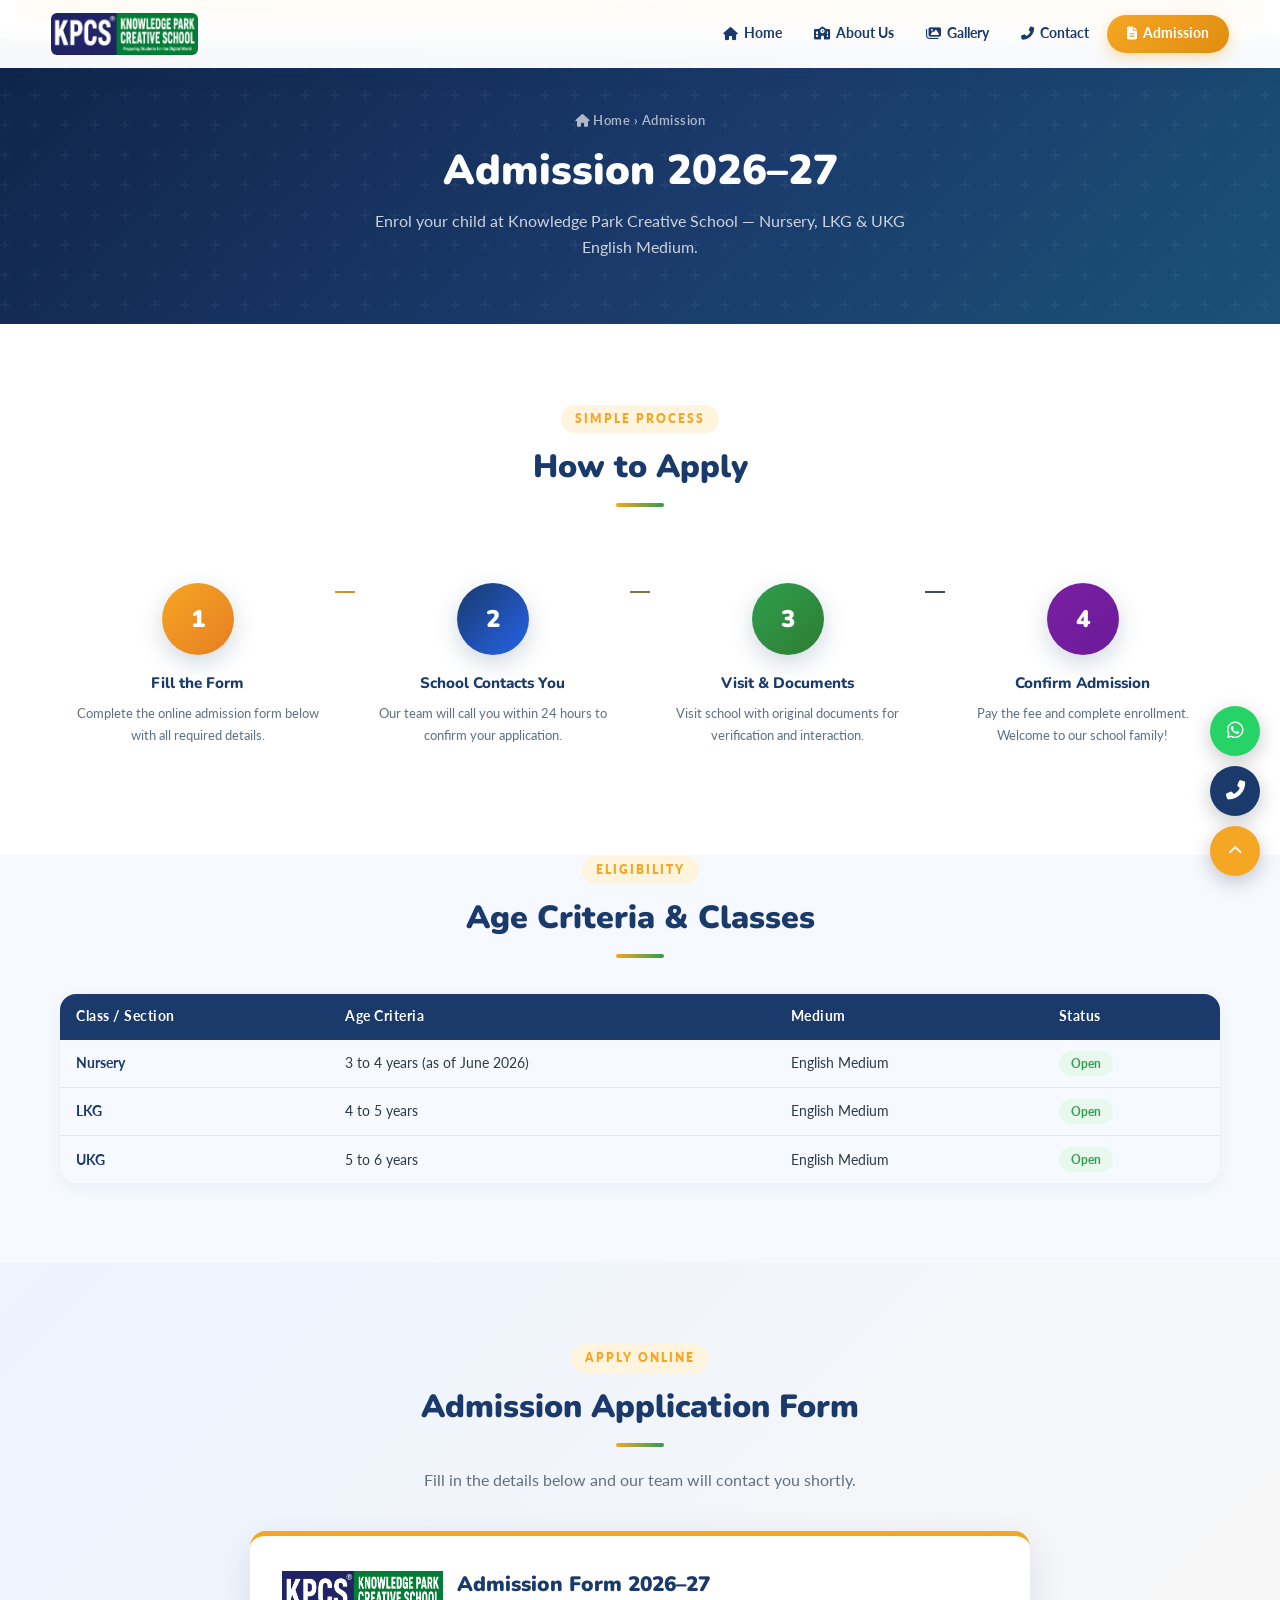
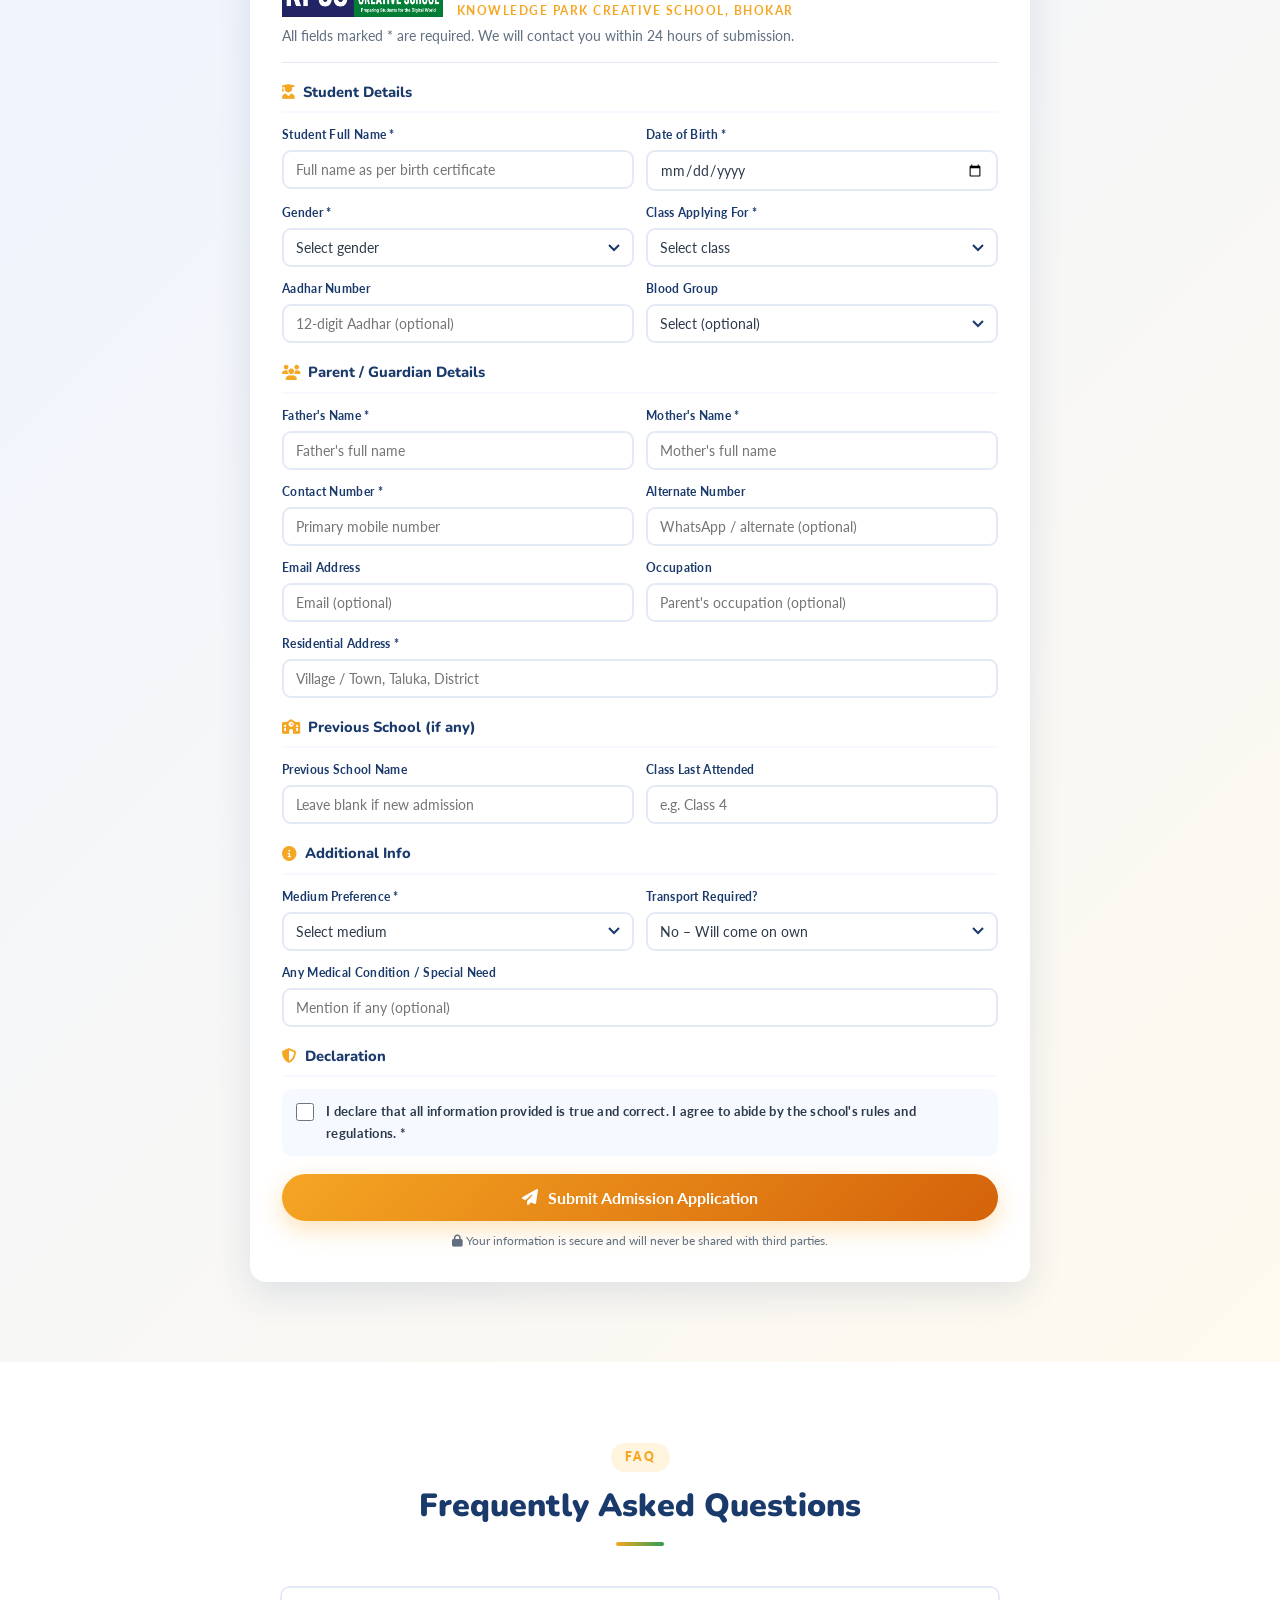
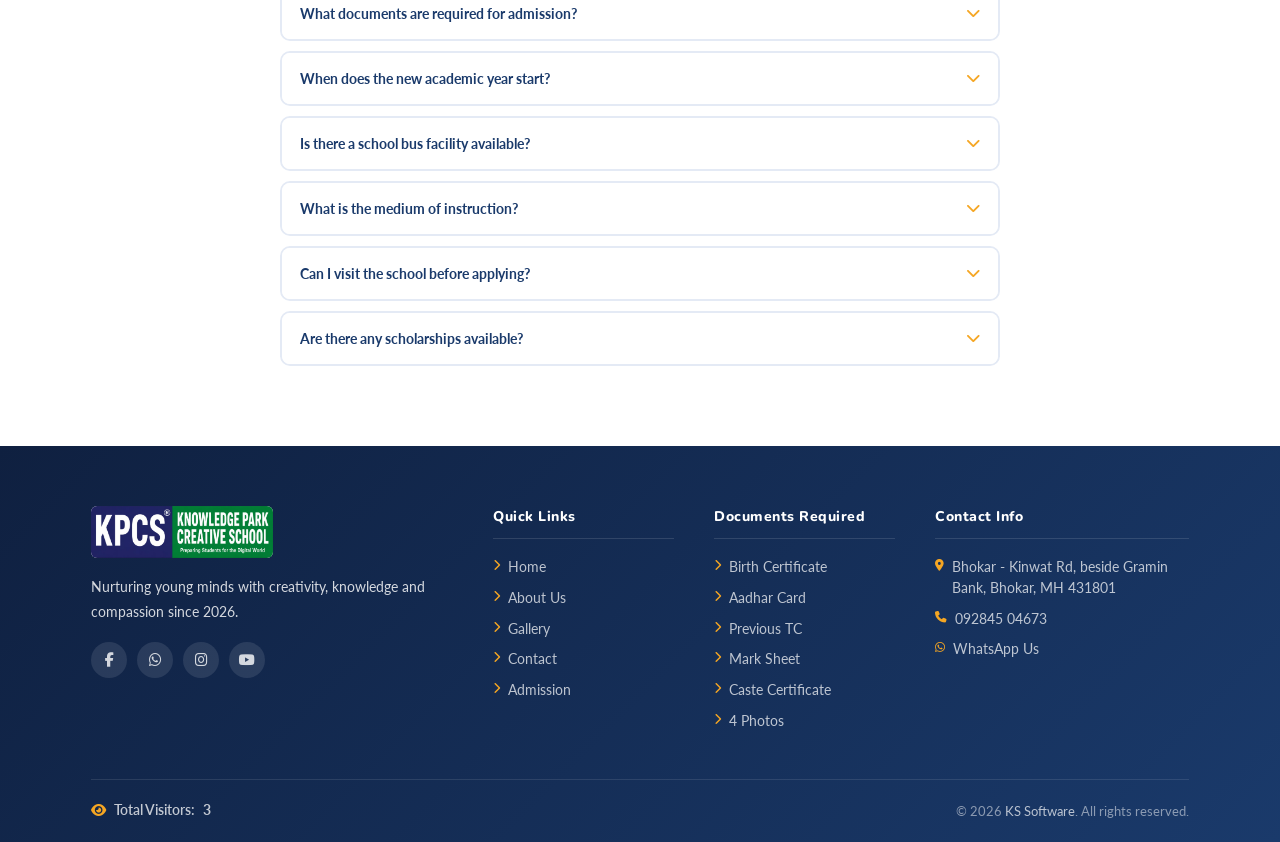
<file: admission.html>
<!DOCTYPE html>
<html lang="en">
<head>
  <meta charset="UTF-8"/>
  <meta name="viewport" content="width=device-width, initial-scale=1.0"/>
  <title>Admission 2026–27 | Knowledge Park Creative School</title>
  <!-- ✅ FAVICON FIX -->
  <link rel="icon" type="image/png" href="logoicon.png"/>
  <link rel="apple-touch-icon" href="logoicon.png"/>
  <link rel="stylesheet" href="style.css"/>
  <link rel="stylesheet" href="https://cdnjs.cloudflare.com/ajax/libs/font-awesome/6.5.0/css/all.min.css"/>
  <style>
    /* ===== PROCESS STEPS ===== */
    .process-section { background: #fff; }
    .steps-row {
      display: grid; grid-template-columns: repeat(4,1fr); gap: 20px; position: relative;
    }
    .steps-row::before {
      content:''; position:absolute; top:36px; left:10%; right:10%; height:2px;
      background:linear-gradient(90deg,var(--orange),var(--navy)); z-index:0;
    }
    .step-card { text-align:center; padding:28px 16px; position:relative; z-index:1; background:#fff; }
    .step-num {
      width:72px; height:72px; border-radius:50%; margin:0 auto 16px;
      display:flex; align-items:center; justify-content:center;
      font-family:'Nunito',sans-serif; font-weight:900; font-size:1.5rem; color:#fff;
      box-shadow:0 8px 24px rgba(26,58,107,.2);
    }
    .sn1{background:linear-gradient(135deg,var(--orange),#e67e22);}
    .sn2{background:linear-gradient(135deg,var(--navy),#2563eb);}
    .sn3{background:linear-gradient(135deg,var(--green),#2e7d32);}
    .sn4{background:linear-gradient(135deg,#7b1fa2,#6a1b9a);}
    .step-card h4{font-family:'Nunito',sans-serif;font-weight:800;color:var(--navy);font-size:.95rem;margin-bottom:8px;}
    .step-card p{font-size:.82rem;color:var(--text-light);line-height:1.65;}

    /* ===== AGE TABLE ===== */
    .age-table-wrap { background:var(--bg); border-radius:var(--radius); overflow:hidden; box-shadow:var(--shadow-sm); }
    .age-table { width:100%; border-collapse:collapse; }
    .age-table thead tr { background:var(--navy); color:#fff; }
    .age-table th { padding:12px 16px; text-align:left; font-size:.85rem; font-weight:700; letter-spacing:.5px; }
    .age-table tbody tr { border-bottom:1px solid var(--border); transition:background .2s; }
    .age-table tbody tr:hover { background:#f0f6ff; }
    .age-table tbody tr:last-child { border-bottom:none; }
    .age-table td { padding:11px 16px; font-size:.87rem; color:var(--text); }
    .age-table td:first-child { font-weight:700; color:var(--navy); }
    .badge-open { display:inline-block; background:var(--green-light); color:var(--green); padding:3px 12px; border-radius:20px; font-size:.75rem; font-weight:700; }

    /* ===== COMPACT ADMISSION FORM ===== */
    .admission-section { background: linear-gradient(135deg,#edf3ff,#fffaef); }
    .form-box {
      background:#fff; border-radius:var(--radius); padding:32px;
      box-shadow:var(--shadow); border-top:5px solid var(--orange);
      max-width:780px; margin:0 auto;
    }
    .form-box .fh { display:flex; align-items:center; gap:14px; margin-bottom:6px; }
    .form-box .fh img { height:46px; }
    .form-box .fh-text h2 { font-family:'Nunito',sans-serif; font-weight:900; font-size:1.3rem; color:var(--navy); }
    .form-box .fh-text p { font-size:.75rem; color:var(--orange); font-weight:700; letter-spacing:1.5px; }
    .form-box .fsub { font-size:.85rem; color:var(--text-light); margin-bottom:18px; padding-bottom:14px; border-bottom:1px solid var(--border); }
    .section-heading {
      font-family:'Nunito',sans-serif; font-weight:800; font-size:.92rem;
      color:var(--navy); margin:18px 0 12px;
      display:flex; align-items:center; gap:8px;
      padding-bottom:7px; border-bottom:2px solid var(--bg);
    }
    .section-heading i { color:var(--orange); }
    /* Tighter form grid for compact layout */
    .fg2 { display:grid; grid-template-columns:1fr 1fr; gap:12px; }
    .fg3 { display:grid; grid-template-columns:1fr 1fr 1fr; gap:12px; }
    .fg-full { grid-column:1/-1; }
    .form-group { display:flex; flex-direction:column; gap:5px; }
    .form-group label { font-size:.78rem; font-weight:700; color:var(--navy); }
    .form-group input,
    .form-group select,
    .form-group textarea {
      width:100%; padding:9px 12px; border-radius:9px;
      border:2px solid var(--border); background:#fff;
      font-size:.88rem; color:var(--text); outline:none;
      transition:border-color .2s,box-shadow .2s;
    }
    .form-group input:focus,
    .form-group select:focus,
    .form-group textarea:focus { border-color:var(--navy); box-shadow:0 0 0 3px rgba(26,58,107,.08); }
    .form-group select { appearance:none; background-image:url("data:image/svg+xml,%3Csvg xmlns='http://www.w3.org/2000/svg' width='12' height='8' viewBox='0 0 12 8'%3E%3Cpath d='M1 1l5 5 5-5' stroke='%231a3a6b' stroke-width='2' fill='none'/%3E%3C/svg%3E"); background-repeat:no-repeat; background-position:right 12px center; }

    .btn-submit-big {
      width:100%; padding:14px; border-radius:50px;
      background:linear-gradient(135deg,var(--orange),#d4620a);
      color:#fff; font-family:'Lato',sans-serif; font-weight:700; font-size:1rem;
      border:none; cursor:pointer; box-shadow:0 8px 24px rgba(245,166,35,.32);
      transition:transform .2s,box-shadow .2s;
      display:flex; align-items:center; justify-content:center; gap:10px;
      margin-top:6px;
    }
    .btn-submit-big:hover { transform:translateY(-2px); box-shadow:0 12px 30px rgba(245,166,35,.4); }

    /* ===== SUCCESS STATE ===== */
    .success-wrap { display:none; text-align:center; padding:50px 30px; }
    .success-wrap .big-icon { font-size:5rem; margin-bottom:18px; }
    .success-wrap h2 { font-family:'Nunito',sans-serif; font-weight:900; font-size:1.9rem; color:var(--green); margin-bottom:12px; }
    .success-wrap p { color:var(--text-light); font-size:.97rem; line-height:1.8; margin-bottom:28px; }
    .success-actions { display:flex; gap:12px; justify-content:center; flex-wrap:wrap; }

    /* ===== FAQ ===== */
    .faq-section { background:#fff; }
    .faq-list { max-width:720px; margin:0 auto; display:flex; flex-direction:column; gap:10px; }
    .faq-item { border-radius:var(--radius-sm); border:2px solid var(--border); overflow:hidden; }
    .faq-q { display:flex; justify-content:space-between; align-items:center; padding:14px 18px; font-weight:700; font-size:.9rem; color:var(--navy); cursor:pointer; background:#fff; transition:background .2s; }
    .faq-q:hover { background:var(--bg); }
    .faq-q i { transition:transform .3s; flex-shrink:0; margin-left:10px; color:var(--orange); }
    .faq-item.open .faq-q i { transform:rotate(180deg); }
    .faq-a { display:none; padding:0 18px 14px; font-size:.87rem; color:var(--text-light); line-height:1.75; }
    .faq-item.open .faq-a { display:block; }

    @media(max-width:900px){
      .steps-row { grid-template-columns:1fr 1fr; }
      .steps-row::before { display:none; }
      .fg3 { grid-template-columns:1fr 1fr; }
      .form-box { padding:22px; }
    }
    @media(max-width:640px){
      .steps-row { grid-template-columns:1fr; }
      .fg3 { grid-template-columns:1fr; }
      .fg2 { grid-template-columns:1fr; }
    }
  </style>
</head>
<body>

<!-- NAVBAR -->
<nav class="navbar">
  <a href="index.html" class="nav-brand">
    <img src="logo.png" alt="Knowledge Park Logo"/>
    <div class="nav-brand-text"><strong>Knowledge Park</strong><small>CREATIVE SCHOOL</small></div>
  </a>
  <ul class="nav-links">
    <li><a href="index.html"><i class="fas fa-home"></i> Home</a></li>
    <li><a href="about.html"><i class="fas fa-school"></i> About Us</a></li>
    <li><a href="gallery.html"><i class="fas fa-images"></i> Gallery</a></li>
    <li><a href="contact.html"><i class="fas fa-phone-alt"></i> Contact</a></li>
    <li class="nav-admit"><a href="admission.html" class="active"><i class="fas fa-file-alt"></i> Admission</a></li>
  </ul>
  <div class="hamburger" onclick="toggleMob()"><span></span><span></span><span></span></div>
</nav>
<div class="mobile-nav" id="mobileNav">
  <a href="index.html"><i class="fas fa-home"></i> Home</a>
  <a href="about.html"><i class="fas fa-school"></i> About Us</a>
  <a href="gallery.html"><i class="fas fa-images"></i> Gallery</a>
  <a href="contact.html"><i class="fas fa-phone-alt"></i> Contact</a>
  <div class="m-admit"><a href="admission.html" class="active"><i class="fas fa-file-alt"></i> Admission</a></div>
</div>

<main>
  <!-- PAGE BANNER -->
  <div class="page-banner">
    <div class="breadcrumb"><a href="index.html"><i class="fas fa-home"></i> Home</a> &rsaquo; Admission</div>
    <h1>Admission 2026–27</h1>
    <p>Enrol your child at Knowledge Park Creative School — Nursery, LKG &amp; UKG English Medium.</p>
  </div>

  <!-- PROCESS STEPS -->
  <section class="section process-section">
    <div class="container">
      <div class="text-center" style="margin-bottom:48px;">
        <div class="section-label reveal">Simple Process</div>
        <h2 class="section-title reveal">How to Apply</h2>
        <div class="divider center reveal"></div>
      </div>
      <div class="steps-row">
        <div class="step-card reveal">
          <div class="step-num sn1">1</div>
          <h4>Fill the Form</h4>
          <p>Complete the online admission form below with all required details.</p>
        </div>
        <div class="step-card reveal">
          <div class="step-num sn2">2</div>
          <h4>School Contacts You</h4>
          <p>Our team will call you within 24 hours to confirm your application.</p>
        </div>
        <div class="step-card reveal">
          <div class="step-num sn3">3</div>
          <h4>Visit &amp; Documents</h4>
          <p>Visit school with original documents for verification and interaction.</p>
        </div>
        <div class="step-card reveal">
          <div class="step-num sn4">4</div>
          <h4>Confirm Admission</h4>
          <p>Pay the fee and complete enrollment. Welcome to our school family!</p>
        </div>
      </div>
    </div>
  </section>

  <!-- AGE CRITERIA -->
  <section class="section" style="background:var(--bg);padding-top:0;">
    <div class="container">
      <div class="text-center" style="margin-bottom:36px;">
        <div class="section-label reveal">Eligibility</div>
        <h2 class="section-title reveal">Age Criteria &amp; Classes</h2>
        <div class="divider center reveal"></div>
      </div>
      <div class="age-table-wrap reveal">
        <table class="age-table">
          <thead><tr><th>Class / Section</th><th>Age Criteria</th><th>Medium</th><th>Status</th></tr></thead>
          <tbody>
            <tr><td>Nursery</td><td>3 to 4 years (as of June 2026)</td><td>English Medium</td><td><span class="badge-open">Open</span></td></tr>
            <tr><td>LKG</td><td>4 to 5 years</td><td>English Medium</td><td><span class="badge-open">Open</span></td></tr>
            <tr><td>UKG</td><td>5 to 6 years</td><td>English Medium</td><td><span class="badge-open">Open</span></td></tr>
          </tbody>
        </table>
      </div>
    </div>
  </section>

  <!-- ADMISSION FORM - COMPACT -->
  <section class="section admission-section" id="admissionForm">
    <div class="container">
      <div class="text-center" style="margin-bottom:36px;">
        <div class="section-label reveal">Apply Online</div>
        <h2 class="section-title reveal">Admission Application Form</h2>
        <div class="divider center reveal"></div>
        <p class="section-sub reveal">Fill in the details below and our team will contact you shortly.</p>
      </div>

      <div class="form-box reveal" id="formWrap">
        <div class="fh">
          <img src="logo.png" alt="Logo"/>
          <div class="fh-text">
            <h2>Admission Form 2026–27</h2>
            <p>KNOWLEDGE PARK CREATIVE SCHOOL, BHOKAR</p>
          </div>
        </div>
        <p class="fsub">All fields marked * are required. We will contact you within 24 hours of submission.</p>

        <form id="aForm" novalidate>
          <input type="hidden" name="access_key" value="YOUR_WEB3FORMS_KEY_HERE"/>
          <input type="hidden" name="subject" value="New Admission Application – Knowledge Park Creative School 2026-27"/>
          <input type="hidden" name="from_name" value="Knowledge Park Creative School Website"/>
          <input type="checkbox" name="botcheck" style="display:none"/>

          <!-- STUDENT DETAILS -->
          <div class="section-heading"><i class="fas fa-user-graduate"></i> Student Details</div>
          <div class="fg2">
            <div class="form-group">
              <label>Student Full Name *</label>
              <input type="text" name="student_name" placeholder="Full name as per birth certificate" required/>
            </div>
            <div class="form-group">
              <label>Date of Birth *</label>
              <input type="date" name="dob" required/>
            </div>
            <div class="form-group">
              <label>Gender *</label>
              <select name="gender" required>
                <option value="">Select gender</option>
                <option>Male</option>
                <option>Female</option>
                <option>Other</option>
              </select>
            </div>
            <div class="form-group">
              <label>Class Applying For *</label>
              <select name="class_applying" required>
                <option value="">Select class</option>
                <option>Nursery</option>
                <option>LKG</option>
                <option>UKG</option>
              </select>
            </div>
            <div class="form-group">
              <label>Aadhar Number</label>
              <input type="text" name="student_aadhar" placeholder="12-digit Aadhar (optional)" maxlength="12"/>
            </div>
            <div class="form-group">
              <label>Blood Group</label>
              <select name="blood_group">
                <option value="">Select (optional)</option>
                <option>A+</option><option>A-</option><option>B+</option><option>B-</option>
                <option>AB+</option><option>AB-</option><option>O+</option><option>O-</option>
              </select>
            </div>
          </div>

          <!-- PARENT DETAILS -->
          <div class="section-heading"><i class="fas fa-users"></i> Parent / Guardian Details</div>
          <div class="fg2">
            <div class="form-group">
              <label>Father's Name *</label>
              <input type="text" name="father_name" placeholder="Father's full name" required/>
            </div>
            <div class="form-group">
              <label>Mother's Name *</label>
              <input type="text" name="mother_name" placeholder="Mother's full name" required/>
            </div>
            <div class="form-group">
              <label>Contact Number *</label>
              <input type="tel" name="contact" placeholder="Primary mobile number" required/>
            </div>
            <div class="form-group">
              <label>Alternate Number</label>
              <input type="tel" name="alt_contact" placeholder="WhatsApp / alternate (optional)"/>
            </div>
            <div class="form-group">
              <label>Email Address</label>
              <input type="email" name="email" placeholder="Email (optional)"/>
            </div>
            <div class="form-group">
              <label>Occupation</label>
              <input type="text" name="occupation" placeholder="Parent's occupation (optional)"/>
            </div>
            <div class="form-group fg-full" style="grid-column:1/-1;">
              <label>Residential Address *</label>
              <input type="text" name="address" placeholder="Village / Town, Taluka, District" required/>
            </div>
          </div>

          <!-- PREVIOUS SCHOOL -->
          <div class="section-heading"><i class="fas fa-school"></i> Previous School (if any)</div>
          <div class="fg2">
            <div class="form-group">
              <label>Previous School Name</label>
              <input type="text" name="prev_school" placeholder="Leave blank if new admission"/>
            </div>
            <div class="form-group">
              <label>Class Last Attended</label>
              <input type="text" name="last_class" placeholder="e.g. Class 4"/>
            </div>
          </div>

          <!-- ADDITIONAL -->
          <div class="section-heading"><i class="fas fa-info-circle"></i> Additional Info</div>
          <div class="fg2">
            <div class="form-group">
              <label>Medium Preference *</label>
              <select name="medium" required>
                <option value="">Select medium</option>
                <option>English Medium</option>
              </select>
            </div>
            <div class="form-group">
              <label>Transport Required?</label>
              <select name="transport">
                <option>No – Will come on own</option>
                <option>Yes – School bus required</option>
              </select>
            </div>
            <div class="form-group" style="grid-column:1/-1;">
              <label>Any Medical Condition / Special Need</label>
              <input type="text" name="medical" placeholder="Mention if any (optional)"/>
            </div>
          </div>

          <!-- DECLARATION -->
          <div class="section-heading"><i class="fas fa-shield-alt"></i> Declaration</div>
          <div class="form-group" style="flex-direction:row;align-items:flex-start;gap:12px;background:var(--bg);padding:12px 14px;border-radius:var(--radius-sm);">
            <input type="checkbox" id="declare" required style="width:18px;height:18px;margin-top:2px;flex-shrink:0;accent-color:var(--navy);"/>
            <label for="declare" style="font-size:.83rem;color:var(--text);line-height:1.6;cursor:pointer;">
              I declare that all information provided is true and correct. I agree to abide by the school's rules and regulations. *
            </label>
          </div>

          <div style="margin-top:18px;">
            <button type="submit" class="btn-submit-big" id="aSubmit">
              <i class="fas fa-paper-plane"></i> Submit Admission Application
            </button>
            <p style="text-align:center;font-size:.76rem;color:var(--text-light);margin-top:10px;"><i class="fas fa-lock"></i> Your information is secure and will never be shared with third parties.</p>
          </div>
        </form>
      </div>

      <!-- SUCCESS STATE -->
      <div class="form-box" id="successWrap" style="display:none;text-align:center;padding:48px 32px;">
        <div style="font-size:4.5rem;margin-bottom:16px;">🎉</div>
        <h2 style="font-family:'Nunito',sans-serif;font-weight:900;font-size:1.8rem;color:var(--green);margin-bottom:12px;">Application Submitted!</h2>
        <p style="color:var(--text-light);font-size:.96rem;line-height:1.8;margin-bottom:28px;">Thank you for applying to Knowledge Park Creative School. Our team will contact you within 24 hours. For urgent queries, WhatsApp or call us directly.</p>
        <div style="display:flex;gap:12px;justify-content:center;flex-wrap:wrap;">
          <a href="index.html" class="btn btn-navy"><i class="fas fa-home"></i> Back to Home</a>
          <a href="https://wa.me/919284504673" target="_blank" class="btn btn-orange"><i class="fab fa-whatsapp"></i> WhatsApp Us</a>
        </div>
      </div>
    </div>
  </section>

  <!-- FAQ -->
  <section class="section faq-section">
    <div class="container">
      <div class="text-center" style="margin-bottom:40px;">
        <div class="section-label reveal">FAQ</div>
        <h2 class="section-title reveal">Frequently Asked Questions</h2>
        <div class="divider center reveal"></div>
      </div>
      <div class="faq-list">
        <div class="faq-item reveal">
          <div class="faq-q" onclick="toggleFaq(this)">What documents are required for admission? <i class="fas fa-chevron-down"></i></div>
          <div class="faq-a">Birth certificate, Aadhar card of child and parents, previous school TC &amp; mark sheet (if applicable), caste certificate (if applicable), 4 passport size photos of the student.</div>
        </div>
        <div class="faq-item reveal">
          <div class="faq-q" onclick="toggleFaq(this)">When does the new academic year start? <i class="fas fa-chevron-down"></i></div>
          <div class="faq-a">The academic year 2026–27 begins in June 2026. We advise applying early as seats are limited and fill up quickly.</div>
        </div>
        <div class="faq-item reveal">
          <div class="faq-q" onclick="toggleFaq(this)">Is there a school bus facility available? <i class="fas fa-chevron-down"></i></div>
          <div class="faq-a">Yes, we have a school bus service covering Bhokar and surrounding villages. Please indicate your requirement in the admission form. Transport charges are separate from school fees.</div>
        </div>
        <div class="faq-item reveal">
          <div class="faq-q" onclick="toggleFaq(this)">What is the medium of instruction? <i class="fas fa-chevron-down"></i></div>
          <div class="faq-a">We offer English medium instruction for all our classes — Nursery, LKG and UKG. English is the primary language of teaching and learning across all activities and subjects.</div>
        </div>
        <div class="faq-item reveal">
          <div class="faq-q" onclick="toggleFaq(this)">Can I visit the school before applying? <i class="fas fa-chevron-down"></i></div>
          <div class="faq-a">Absolutely! We welcome parents to visit our campus. Please call us on 092845 04673 or WhatsApp us to schedule a convenient time for your visit.</div>
        </div>
        <div class="faq-item reveal">
          <div class="faq-q" onclick="toggleFaq(this)">Are there any scholarships available? <i class="fas fa-chevron-down"></i></div>
          <div class="faq-a">We encourage meritorious and economically weaker students. Please contact our office directly to discuss available concessions and government scholarship schemes.</div>
        </div>
      </div>
    </div>
  </section>
</main>

<!-- FLOATING BUTTONS -->
<div class="float-btns">
  <a href="https://wa.me/919284504673?text=Hello!%20I%20want%20to%20apply%20for%20admission%20at%20Knowledge%20Park%20Creative%20School." target="_blank" class="float-btn wa"><i class="fab fa-whatsapp"></i></a>
  <a href="tel:09284504673" class="float-btn call"><i class="fas fa-phone-alt"></i></a>
  <a href="#" class="float-btn totop"><i class="fas fa-chevron-up"></i></a>
</div>

<!-- FOOTER -->
<footer>
  <div class="footer-inner">
    <div class="footer-grid">
      <div class="footer-col">
        <div class="footer-brand-row">
          <img src="logo.png" alt="Knowledge Park Logo"/>
          <div class="ft">Knowledge Park<small>CREATIVE SCHOOL</small></div>
        </div>
        <p>Nurturing young minds with creativity, knowledge and compassion since 2026.</p>
        <div class="footer-socials">
          <a href="#" class="soc"><i class="fab fa-facebook-f"></i></a>
          <a href="https://wa.me/919284504673" target="_blank" class="soc"><i class="fab fa-whatsapp"></i></a>
          <a href="#" class="soc"><i class="fab fa-instagram"></i></a>
          <a href="#" class="soc"><i class="fab fa-youtube"></i></a>
        </div>
      </div>
      <div class="footer-col"><h5>Quick Links</h5><ul>
        <li><a href="index.html"><i class="fas fa-chevron-right"></i> Home</a></li>
        <li><a href="about.html"><i class="fas fa-chevron-right"></i> About Us</a></li>
        <li><a href="gallery.html"><i class="fas fa-chevron-right"></i> Gallery</a></li>
        <li><a href="contact.html"><i class="fas fa-chevron-right"></i> Contact</a></li>
        <li><a href="admission.html"><i class="fas fa-chevron-right"></i> Admission</a></li>
      </ul></div>
      <div class="footer-col"><h5>Documents Required</h5><ul>
        <li><a href="#"><i class="fas fa-chevron-right"></i> Birth Certificate</a></li>
        <li><a href="#"><i class="fas fa-chevron-right"></i> Aadhar Card</a></li>
        <li><a href="#"><i class="fas fa-chevron-right"></i> Previous TC</a></li>
        <li><a href="#"><i class="fas fa-chevron-right"></i> Mark Sheet</a></li>
        <li><a href="#"><i class="fas fa-chevron-right"></i> Caste Certificate</a></li>
        <li><a href="#"><i class="fas fa-chevron-right"></i> 4 Photos</a></li>
      </ul></div>
      <div class="footer-col"><h5>Contact Info</h5><ul>
        <li><a href="https://maps.app.goo.gl/Pv4KhenSPERhErub9" target="_blank"><i class="fas fa-map-marker-alt"></i> Bhokar - Kinwat Rd, beside Gramin Bank, Bhokar, MH 431801</a></li>
        <li><a href="tel:09284504673"><i class="fas fa-phone"></i> 092845 04673</a></li>
        <li><a href="https://wa.me/919284504673" target="_blank"><i class="fab fa-whatsapp"></i> WhatsApp Us</a></li>
      </ul></div>
    </div>
    <div class="footer-bottom">
      <div class="visitor-row"><i class="fas fa-eye" style="color:var(--orange)"></i> Total Visitors: <strong><span id="visitorCount">…</span></strong></div>
      <p class="footer-copy">&copy; 2026 <a href="https://kssoftware.co.in" target="_blank" rel="noopener">KS Software</a>. All rights reserved.</p>
    </div>
  </div>
</footer>

<script>
function toggleMob(){ document.getElementById('mobileNav').classList.toggle('open'); }
(function(){ var k='kpcs_visitor_total',s='kpcs_session_counted'; var t=parseInt(localStorage.getItem(k)||'0',10); if(!sessionStorage.getItem(s)){ t++; localStorage.setItem(k,t); sessionStorage.setItem(s,'1'); } document.getElementById('visitorCount').textContent=t.toLocaleString('en-IN'); })();
document.querySelector('.totop').addEventListener('click',function(e){e.preventDefault();window.scrollTo({top:0,behavior:'smooth'});});
var obs=new IntersectionObserver(function(e){e.forEach(function(x){if(x.isIntersecting){x.target.classList.add('visible');obs.unobserve(x.target);}});},{threshold:.08});
document.querySelectorAll('.reveal,.reveal-left,.reveal-right').forEach(function(el){obs.observe(el);});
function toggleFaq(el){ el.parentElement.classList.toggle('open'); }
document.getElementById('aForm').addEventListener('submit', async function(e){
  e.preventDefault();
  var btn=document.getElementById('aSubmit');
  btn.disabled=true; btn.innerHTML='<i class="fas fa-spinner fa-spin"></i> Submitting...';
  try {
    var res=await fetch('https://api.web3forms.com/submit',{method:'POST',body:new FormData(this)});
    var d=await res.json();
    if(d.success){
      document.getElementById('formWrap').style.display='none';
      document.getElementById('successWrap').style.display='block';
      window.scrollTo({top:document.getElementById('admissionForm').offsetTop-80,behavior:'smooth'});
    } else { throw new Error(); }
  } catch {
    alert('Something went wrong. Please try again or WhatsApp us on 092845 04673.');
    btn.disabled=false; btn.innerHTML='<i class="fas fa-paper-plane"></i> Submit Admission Application';
  }
});
</script>
</body>
</html>
</file>
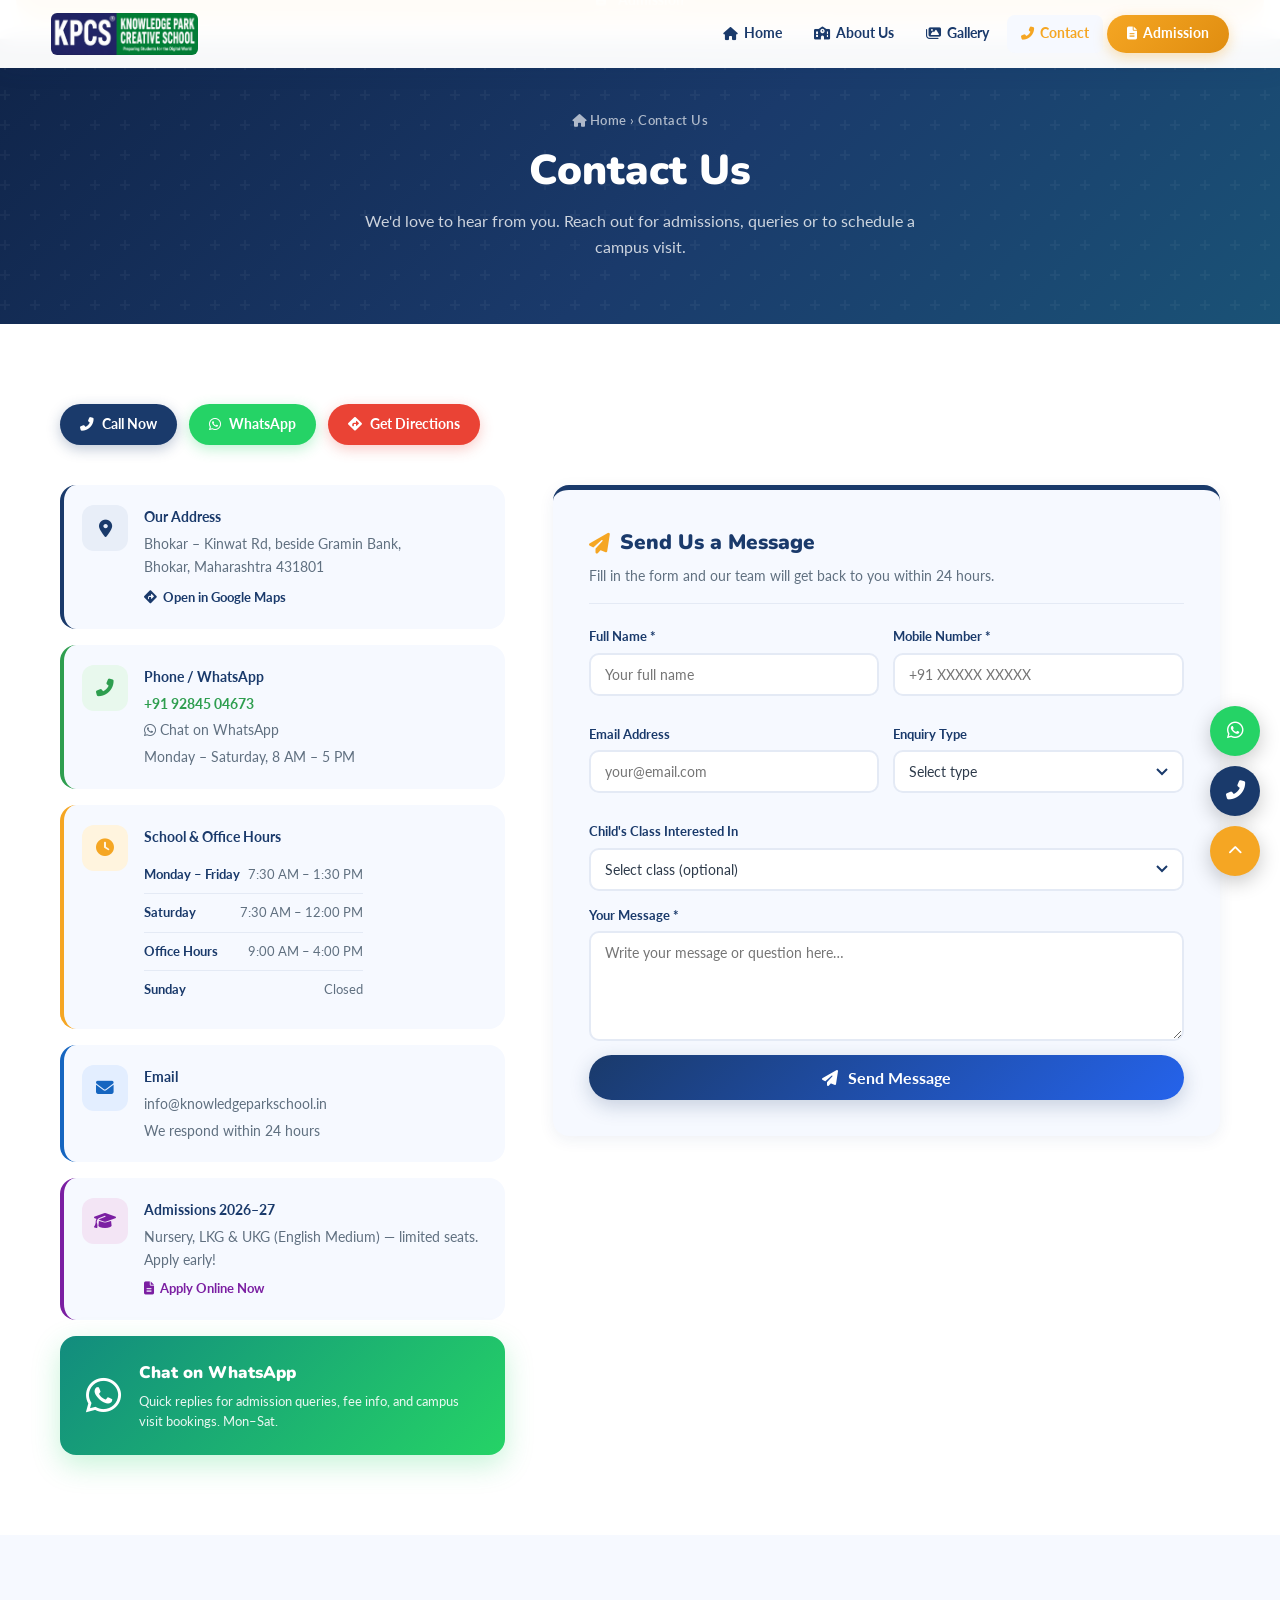
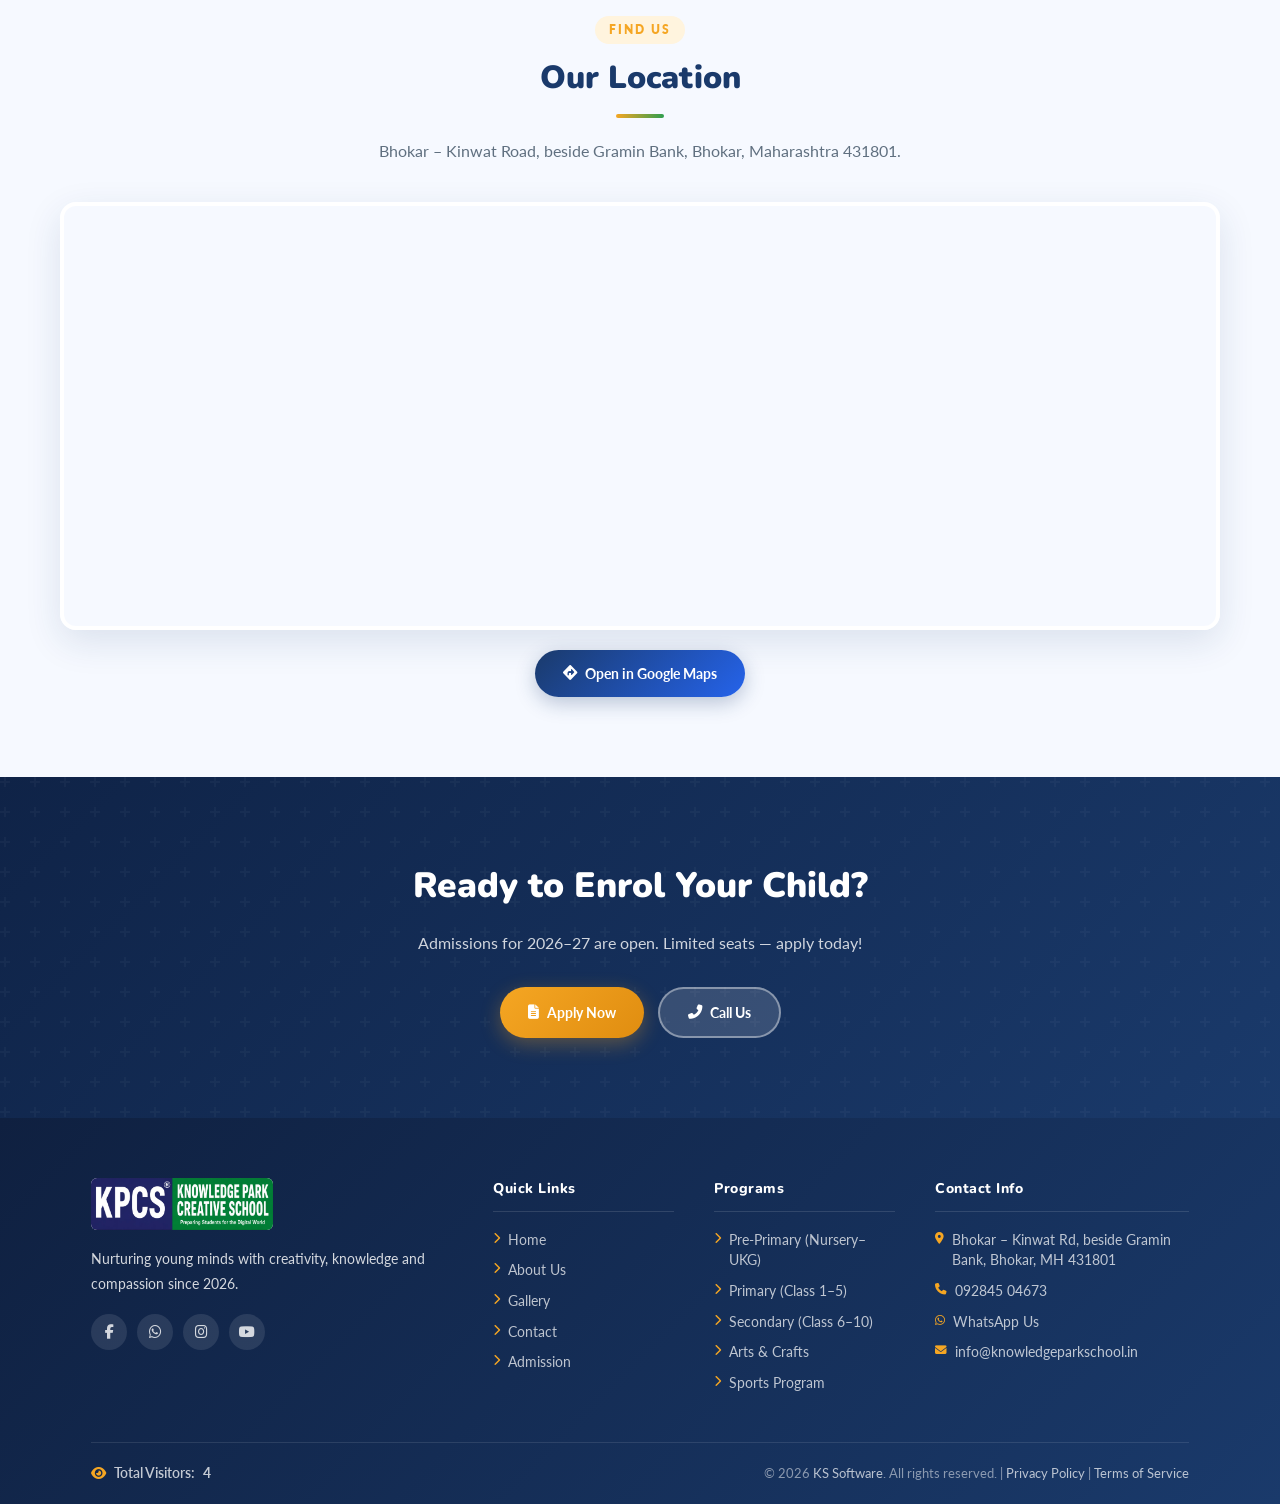
<file: contact.html>
<!DOCTYPE html>
<html lang="en">
<head>
  <meta charset="UTF-8"/>
  <meta name="viewport" content="width=device-width, initial-scale=1.0"/>
  <title>Contact Us | Knowledge Park Creative School</title>
  <meta name="description" content="Contact Knowledge Park Creative School, Bhokar – Call, WhatsApp or visit us for admission enquiries."/>
  <!-- ✅ FAVICON -->
  <link rel="icon" type="image/png" href="logoicon.png"/>
  <link rel="apple-touch-icon" href="logoicon.png"/>
  <link rel="stylesheet" href="style.css"/>
  <link rel="stylesheet" href="https://cdnjs.cloudflare.com/ajax/libs/font-awesome/6.5.0/css/all.min.css"/>
  <style>
    /* ===== CONTACT INFO CARDS ===== */
    .contact-section { background: #fff; }
    .contact-grid {
      display: grid;
      grid-template-columns: 1fr 1.5fr;
      gap: 48px;
      align-items: start;
    }
    .info-stack { display: flex; flex-direction: column; gap: 16px; }
    .info-card {
      background: var(--bg);
      border-radius: var(--radius);
      padding: 20px 18px;
      display: flex;
      gap: 16px;
      align-items: flex-start;
      transition: transform .2s, box-shadow .2s;
      border-left: 4px solid transparent;
    }
    .info-card:hover { transform: translateX(6px); box-shadow: var(--shadow-sm); }
    .info-card.ic-navy   { border-left-color: var(--navy); }
    .info-card.ic-green  { border-left-color: var(--green); }
    .info-card.ic-orange { border-left-color: var(--orange); }
    .info-card.ic-blue   { border-left-color: var(--blue); }
    .info-card.ic-purple { border-left-color: #7b1fa2; }
    .info-ico {
      width: 46px; height: 46px; border-radius: 12px; flex-shrink: 0;
      display: flex; align-items: center; justify-content: center; font-size: 1.1rem;
    }
    .ic-navy   .info-ico { background: #e8eef8; color: var(--navy); }
    .ic-green  .info-ico { background: var(--green-light); color: var(--green); }
    .ic-orange .info-ico { background: var(--orange-light); color: var(--orange); }
    .ic-blue   .info-ico { background: var(--blue-light); color: var(--blue); }
    .ic-purple .info-ico { background: #f3e5f5; color: #7b1fa2; }
    .info-card h4 { font-weight: 700; font-size: .9rem; color: var(--navy); margin-bottom: 5px; }
    .info-card p  { font-size: .86rem; color: var(--text-light); line-height: 1.65; }
    .info-card a  { font-size: .86rem; color: var(--text-light); line-height: 1.65; text-decoration: none; display: block; transition: color .2s; }
    .info-card a:hover { color: var(--navy); }

    /* ===== HOURS TABLE ===== */
    .hours-table { width: 100%; border-collapse: collapse; margin-top: 8px; }
    .hours-table tr { border-bottom: 1px solid var(--border); }
    .hours-table tr:last-child { border-bottom: none; }
    .hours-table td { padding: 8px 0; font-size: .84rem; }
    .hours-table td:first-child { font-weight: 700; color: var(--navy); }
    .hours-table td:last-child { color: var(--text-light); text-align: right; }

    /* ===== WHATSAPP BANNER ===== */
    .wa-banner {
      background: linear-gradient(135deg, #128c7e, #25d366);
      border-radius: var(--radius); padding: 24px 26px;
      display: flex; align-items: center; gap: 18px;
      box-shadow: 0 10px 28px rgba(37,211,102,.25);
      text-decoration: none; color: #fff; transition: transform .2s;
    }
    .wa-banner:hover { transform: translateY(-3px); }
    .wa-icon { font-size: 2.5rem; flex-shrink: 0; }
    .wa-banner h4 { font-family: 'Nunito', sans-serif; font-weight: 900; font-size: 1.05rem; margin-bottom: 4px; }
    .wa-banner p  { font-size: .84rem; opacity: .9; line-height: 1.5; }

    /* ===== QUICK CHIPS ===== */
    .quick-chips { display: flex; gap: 12px; flex-wrap: wrap; margin-bottom: 40px; }
    .chip {
      display: inline-flex; align-items: center; gap: 8px;
      padding: 10px 20px; border-radius: 50px; font-weight: 700;
      font-size: .85rem; text-decoration: none; transition: transform .2s, box-shadow .2s;
    }
    .chip:hover { transform: translateY(-2px); }
    .chip-call { background: var(--navy); color: #fff; box-shadow: 0 4px 14px rgba(26,58,107,.28); }
    .chip-wa   { background: #25d366; color: #fff; box-shadow: 0 4px 14px rgba(37,211,102,.3); }
    .chip-map  { background: #ea4335; color: #fff; box-shadow: 0 4px 14px rgba(234,67,53,.28); }

    /* ===== CONTACT FORM BOX ===== */
    .cf-box {
      background: var(--bg); border-radius: var(--radius);
      padding: 36px; box-shadow: var(--shadow-sm);
      border-top: 5px solid var(--navy);
    }
    .cf-box h3 {
      font-family: 'Nunito', sans-serif; font-weight: 900; font-size: 1.3rem;
      color: var(--navy); margin-bottom: 6px;
      display: flex; align-items: center; gap: 10px;
    }
    .cf-sub {
      font-size: .85rem; color: var(--text-light);
      margin-bottom: 22px; padding-bottom: 16px;
      border-bottom: 1px solid var(--border);
    }
    .frow2 { display: grid; grid-template-columns: 1fr 1fr; gap: 14px; margin-bottom: 14px; }
    .cfg   { display: flex; flex-direction: column; gap: 6px; margin-bottom: 14px; }
    .cfg label { font-size: .8rem; font-weight: 700; color: var(--navy); }
    .cfg input,
    .cfg select,
    .cfg textarea {
      width: 100%; padding: 11px 14px; border-radius: 10px;
      border: 2px solid var(--border); background: #fff;
      font-size: .9rem; color: var(--text); outline: none;
      transition: border-color .2s, box-shadow .2s;
      font-family: 'Lato', sans-serif;
    }
    .cfg input:focus,
    .cfg select:focus,
    .cfg textarea:focus {
      border-color: var(--navy); box-shadow: 0 0 0 3px rgba(26,58,107,.08);
    }
    .cfg select {
      appearance: none;
      background-image: url("data:image/svg+xml,%3Csvg xmlns='http://www.w3.org/2000/svg' width='12' height='8' viewBox='0 0 12 8'%3E%3Cpath d='M1 1l5 5 5-5' stroke='%231a3a6b' stroke-width='2' fill='none'/%3E%3C/svg%3E");
      background-repeat: no-repeat; background-position: right 14px center;
    }
    .cfg textarea { resize: vertical; min-height: 110px; }

    .btn-send {
      width: 100%; padding: 13px; border-radius: 50px;
      font-family: 'Lato', sans-serif; font-weight: 700; font-size: 1rem;
      border: none; cursor: pointer;
      background: linear-gradient(135deg, var(--navy), #2563eb);
      color: #fff; box-shadow: 0 6px 20px rgba(26,58,107,.22);
      transition: transform .2s, box-shadow .2s;
      display: flex; align-items: center; justify-content: center; gap: 10px;
      margin-top: 4px;
    }
    .btn-send:hover { transform: translateY(-2px); box-shadow: 0 10px 28px rgba(26,58,107,.28); }
    .btn-send:disabled { opacity: .7; cursor: not-allowed; transform: none; }

    .cf-success {
      display: none; text-align: center; padding: 16px;
      background: var(--green-light); border-radius: var(--radius-sm);
      color: var(--green); font-weight: 700; font-size: .9rem;
      margin-top: 14px; border: 1px solid rgba(46,158,79,.2);
    }
    .cf-error {
      display: none; text-align: center; padding: 14px;
      background: #fdecea; border-radius: var(--radius-sm);
      color: #c62828; font-weight: 700; font-size: .88rem; margin-top: 14px;
    }

    /* ===== MAP ===== */
    .map-section { background: var(--bg); }
    .map-wrap {
      border-radius: var(--radius); overflow: hidden;
      box-shadow: var(--shadow); border: 4px solid #fff;
    }
    .map-wrap iframe { width: 100%; height: 420px; border: none; display: block; }

    @media(max-width: 900px) {
      .contact-grid { grid-template-columns: 1fr; }
      .cf-box { padding: 24px; }
    }
    @media(max-width: 600px) {
      .frow2 { grid-template-columns: 1fr; }
    }
  </style>
</head>
<body>

<!-- ===== NAVBAR ===== -->
<nav class="navbar">
  <a href="index.html" class="nav-brand">
    <img src="logo.png" alt="Knowledge Park Logo"/>
    <div class="nav-brand-text"><strong>Knowledge Park</strong><small>CREATIVE SCHOOL</small></div>
  </a>
  <ul class="nav-links">
    <li><a href="index.html"><i class="fas fa-home"></i> Home</a></li>
    <li><a href="about.html"><i class="fas fa-school"></i> About Us</a></li>
    <li><a href="gallery.html"><i class="fas fa-images"></i> Gallery</a></li>
    <li><a href="contact.html" class="active"><i class="fas fa-phone-alt"></i> Contact</a></li>
    <li class="nav-admit"><a href="admission.html"><i class="fas fa-file-alt"></i> Admission</a></li>
  </ul>
  <div class="hamburger" onclick="toggleMob()"><span></span><span></span><span></span></div>
</nav>
<div class="mobile-nav" id="mobileNav">
  <a href="index.html"><i class="fas fa-home"></i> Home</a>
  <a href="about.html"><i class="fas fa-school"></i> About Us</a>
  <a href="gallery.html"><i class="fas fa-images"></i> Gallery</a>
  <a href="contact.html" class="active"><i class="fas fa-phone-alt"></i> Contact</a>
  <div class="m-admit"><a href="admission.html"><i class="fas fa-file-alt"></i> Admission</a></div>
</div>

<main>

  <!-- ===== PAGE BANNER ===== -->
  <div class="page-banner">
    <div class="breadcrumb">
      <a href="index.html"><i class="fas fa-home"></i> Home</a> &rsaquo; Contact Us
    </div>
    <h1>Contact Us</h1>
    <p>We'd love to hear from you. Reach out for admissions, queries or to schedule a campus visit.</p>
  </div>

  <!-- ===== CONTACT SECTION ===== -->
  <section class="section contact-section">
    <div class="container">

      <!-- QUICK ACTION CHIPS -->
      <div class="quick-chips">
        <a href="tel:09284504673" class="chip chip-call reveal">
          <i class="fas fa-phone-alt"></i> Call Now
        </a>
        <a href="https://wa.me/919284504673?text=Hello!%20I%20want%20to%20know%20more%20about%20Knowledge%20Park%20Creative%20School." target="_blank" class="chip chip-wa reveal">
          <i class="fab fa-whatsapp"></i> WhatsApp
        </a>
        <a href="https://maps.app.goo.gl/Pv4KhenSPERhErub9" target="_blank" class="chip chip-map reveal">
          <i class="fas fa-directions"></i> Get Directions
        </a>
      </div>

      <div class="contact-grid">

        <!-- LEFT: INFO -->
        <div class="info-stack">

          <div class="info-card ic-navy reveal">
            <div class="info-ico"><i class="fas fa-map-marker-alt"></i></div>
            <div>
              <h4>Our Address</h4>
              <p>Bhokar – Kinwat Rd, beside Gramin Bank,<br/>Bhokar, Maharashtra 431801</p>
              <a href="https://maps.app.goo.gl/Pv4KhenSPERhErub9" target="_blank"
                style="color:var(--navy);font-weight:700;margin-top:8px;display:inline-flex;align-items:center;gap:6px;font-size:.82rem;">
                <i class="fas fa-directions"></i> Open in Google Maps
              </a>
            </div>
          </div>

          <div class="info-card ic-green reveal">
            <div class="info-ico"><i class="fas fa-phone-alt"></i></div>
            <div>
              <h4>Phone / WhatsApp</h4>
              <a href="tel:09284504673" style="font-weight:700;color:var(--green);">+91 92845 04673</a>
              <a href="https://wa.me/919284504673" target="_blank" style="margin-top:4px;">
                <i class="fab fa-whatsapp"></i> Chat on WhatsApp
              </a>
              <p style="margin-top:4px;">Monday – Saturday, 8 AM – 5 PM</p>
            </div>
          </div>

          <div class="info-card ic-orange reveal">
            <div class="info-ico"><i class="fas fa-clock"></i></div>
            <div>
              <h4>School &amp; Office Hours</h4>
              <table class="hours-table">
                <tr><td>Monday – Friday</td><td>7:30 AM – 1:30 PM</td></tr>
                <tr><td>Saturday</td><td>7:30 AM – 12:00 PM</td></tr>
                <tr><td>Office Hours</td><td>9:00 AM – 4:00 PM</td></tr>
                <tr><td>Sunday</td><td>Closed</td></tr>
              </table>
            </div>
          </div>

          <div class="info-card ic-blue reveal">
            <div class="info-ico"><i class="fas fa-envelope"></i></div>
            <div>
              <h4>Email</h4>
              <a href="mailto:info@knowledgeparkschool.in">info@knowledgeparkschool.in</a>
              <p style="margin-top:4px;">We respond within 24 hours</p>
            </div>
          </div>

          <div class="info-card ic-purple reveal">
            <div class="info-ico"><i class="fas fa-graduation-cap"></i></div>
            <div>
              <h4>Admissions 2026–27</h4>
              <p>Nursery, LKG &amp; UKG (English Medium) — limited seats. Apply early!</p>
              <a href="admission.html"
                style="color:#7b1fa2;font-weight:700;margin-top:6px;display:inline-flex;align-items:center;gap:6px;font-size:.83rem;">
                <i class="fas fa-file-alt"></i> Apply Online Now
              </a>
            </div>
          </div>

          <!-- WHATSAPP BANNER -->
          <a href="https://wa.me/919284504673?text=Hello!%20I%20want%20to%20know%20more%20about%20Knowledge%20Park%20Creative%20School." target="_blank" class="wa-banner reveal">
            <div class="wa-icon"><i class="fab fa-whatsapp"></i></div>
            <div>
              <h4>Chat on WhatsApp</h4>
              <p>Quick replies for admission queries, fee info, and campus visit bookings. Mon–Sat.</p>
            </div>
          </a>

        </div>

        <!-- RIGHT: CONTACT FORM -->
        <div class="cf-box reveal-right">
          <h3>
            <i class="fas fa-paper-plane" style="color:var(--orange);"></i>
            Send Us a Message
          </h3>
          <p class="cf-sub">Fill in the form and our team will get back to you within 24 hours.</p>

          <form id="contactForm" novalidate>
            <input type="hidden" name="access_key" value="4a6a5640-e2a3-4531-a486-997607383b6c"/>
            <input type="hidden" name="subject" value="New Contact Enquiry – Knowledge Park Creative School"/>
            <input type="checkbox" name="botcheck" style="display:none"/>

            <div class="frow2">
              <div class="cfg">
                <label>Full Name *</label>
                <input type="text" name="name" placeholder="Your full name" required/>
              </div>
              <div class="cfg">
                <label>Mobile Number *</label>
                <input type="tel" name="phone" placeholder="+91 XXXXX XXXXX" required/>
              </div>
            </div>

            <div class="frow2">
              <div class="cfg">
                <label>Email Address</label>
                <input type="email" name="email" placeholder="your@email.com"/>
              </div>
              <div class="cfg">
                <label>Enquiry Type</label>
                <select name="enquiry_type">
                  <option value="">Select type</option>
                  <option>Admission Enquiry</option>
                  <option>Fee Details</option>
                  <option>Campus Visit</option>
                  <option>Transport Facility</option>
                  <option>Scholarship Info</option>
                  <option>General Query</option>
                </select>
              </div>
            </div>

            <div class="cfg">
              <label>Child's Class Interested In</label>
              <select name="class_interest">
                <option value="">Select class (optional)</option>
                <option>Nursery</option>
                <option>LKG</option>
                <option>UKG</option>
              </select>
            </div>

            <div class="cfg">
              <label>Your Message *</label>
              <textarea name="message" placeholder="Write your message or question here…" required></textarea>
            </div>

            <button type="submit" class="btn-send" id="cfSubmit">
              <i class="fas fa-paper-plane"></i> Send Message
            </button>

            <div class="cf-success" id="cfSuccess">
              <i class="fas fa-check-circle"></i>&nbsp; Message sent! We'll get back to you within 24 hours.
            </div>
            <div class="cf-error" id="cfError">
              <i class="fas fa-exclamation-circle"></i>&nbsp; Something went wrong. Please try again or WhatsApp us directly.
            </div>
          </form>
        </div>

      </div>
    </div>
  </section>

  <!-- ===== GOOGLE MAP ===== -->
  <section class="section map-section">
    <div class="container">
      <div class="text-center" style="margin-bottom:36px;">
        <div class="section-label reveal">Find Us</div>
        <h2 class="section-title reveal">Our Location</h2>
        <div class="divider center reveal"></div>
        <p class="section-sub reveal">Bhokar – Kinwat Road, beside Gramin Bank, Bhokar, Maharashtra 431801.</p>
      </div>
      <div class="map-wrap reveal">
        <iframe
          src="https://maps.google.com/maps?q=Bhokar+Kinwat+Road+beside+Gramin+Bank+Bhokar+Maharashtra+431801&output=embed"
          allowfullscreen loading="lazy" referrerpolicy="no-referrer-when-downgrade"
          title="Knowledge Park Creative School Location">
        </iframe>
      </div>
      <div style="text-align:center;margin-top:20px;">
        <a href="https://maps.app.goo.gl/Pv4KhenSPERhErub9" target="_blank" class="btn btn-navy">
          <i class="fas fa-directions"></i> Open in Google Maps
        </a>
      </div>
    </div>
  </section>

  <!-- ===== CTA ===== -->
  <section class="cta-section">
    <h2 class="reveal">Ready to Enrol Your Child?</h2>
    <p class="reveal">Admissions for 2026–27 are open. Limited seats — apply today!</p>
    <div class="cta-btns reveal">
      <a href="admission.html" class="btn btn-orange"><i class="fas fa-file-alt"></i> Apply Now</a>
      <a href="tel:09284504673" class="btn" style="background:rgba(255,255,255,.15);color:#fff;border:2px solid rgba(255,255,255,.4);">
        <i class="fas fa-phone-alt"></i> Call Us
      </a>
    </div>
  </section>

</main>

<!-- ===== FLOATING BUTTONS ===== -->
<div class="float-btns">
  <a href="https://wa.me/919284504673?text=Hello!%20I%20have%20an%20enquiry%20about%20Knowledge%20Park%20Creative%20School." target="_blank" class="float-btn wa" title="WhatsApp"><i class="fab fa-whatsapp"></i></a>
  <a href="tel:09284504673" class="float-btn call" title="Call Us"><i class="fas fa-phone-alt"></i></a>
  <a href="#" class="float-btn totop" title="Back to Top"><i class="fas fa-chevron-up"></i></a>
</div>

<!-- ===== FOOTER ===== -->
<footer>
  <div class="footer-inner">
    <div class="footer-grid">
      <div class="footer-col">
        <div class="footer-brand-row">
          <img src="logo.png" alt="Knowledge Park Logo"/>
          <div class="ft">Knowledge Park<small>CREATIVE SCHOOL</small></div>
        </div>
        <p>Nurturing young minds with creativity, knowledge and compassion since 2026.</p>
        <div class="footer-socials">
          <a href="#" class="soc"><i class="fab fa-facebook-f"></i></a>
          <a href="https://wa.me/919284504673" target="_blank" class="soc"><i class="fab fa-whatsapp"></i></a>
          <a href="#" class="soc"><i class="fab fa-instagram"></i></a>
          <a href="#" class="soc"><i class="fab fa-youtube"></i></a>
        </div>
      </div>
      <div class="footer-col">
        <h5>Quick Links</h5>
        <ul>
          <li><a href="index.html"><i class="fas fa-chevron-right"></i> Home</a></li>
          <li><a href="about.html"><i class="fas fa-chevron-right"></i> About Us</a></li>
          <li><a href="gallery.html"><i class="fas fa-chevron-right"></i> Gallery</a></li>
          <li><a href="contact.html"><i class="fas fa-chevron-right"></i> Contact</a></li>
          <li><a href="admission.html"><i class="fas fa-chevron-right"></i> Admission</a></li>
        </ul>
      </div>
      <div class="footer-col">
        <h5>Programs</h5>
        <ul>
          <li><a href="#"><i class="fas fa-chevron-right"></i> Pre-Primary (Nursery–UKG)</a></li>
          <li><a href="#"><i class="fas fa-chevron-right"></i> Primary (Class 1–5)</a></li>
          <li><a href="#"><i class="fas fa-chevron-right"></i> Secondary (Class 6–10)</a></li>
          <li><a href="#"><i class="fas fa-chevron-right"></i> Arts &amp; Crafts</a></li>
          <li><a href="#"><i class="fas fa-chevron-right"></i> Sports Program</a></li>
        </ul>
      </div>
      <div class="footer-col">
        <h5>Contact Info</h5>
        <ul>
          <li>
            <a href="https://maps.app.goo.gl/Pv4KhenSPERhErub9" target="_blank">
              <i class="fas fa-map-marker-alt"></i> Bhokar – Kinwat Rd, beside Gramin Bank, Bhokar, MH 431801
            </a>
          </li>
          <li><a href="tel:09284504673"><i class="fas fa-phone"></i> 092845 04673</a></li>
          <li>
            <a href="https://wa.me/919284504673" target="_blank">
              <i class="fab fa-whatsapp"></i> WhatsApp Us
            </a>
          </li>
          <li>
            <a href="mailto:info@knowledgeparkschool.in">
              <i class="fas fa-envelope"></i> info@knowledgeparkschool.in
            </a>
          </li>
        </ul>
      </div>
    </div>
    <div class="footer-bottom">
      <div class="visitor-row">
        <i class="fas fa-eye" style="color:var(--orange)"></i>
        Total Visitors: <strong><span id="visitorCount">…</span></strong>
      </div>
      <p class="footer-copy">
        &copy; 2026 <a href="https://kssoftware.co.in" target="_blank" rel="noopener">KS Software</a>.
        All rights reserved. | <a href="#">Privacy Policy</a> | <a href="#">Terms of Service</a>
      </p>
    </div>
  </div>
</footer>

<script>
/* ===== MOBILE NAV ===== */
function toggleMob() {
  document.getElementById('mobileNav').classList.toggle('open');
}

/* ===== VISITOR COUNTER ===== */
(function () {
  var KEY = 'kpcs_visitor_total';
  var SES = 'kpcs_session_counted';
  var total = parseInt(localStorage.getItem(KEY) || '0', 10);
  if (!sessionStorage.getItem(SES)) {
    total++;
    localStorage.setItem(KEY, total);
    sessionStorage.setItem(SES, '1');
  }
  document.getElementById('visitorCount').textContent = total.toLocaleString('en-IN');
})();

/* ===== SCROLL REVEAL ===== */
(function () {
  var obs = new IntersectionObserver(function (entries) {
    entries.forEach(function (e) {
      if (e.isIntersecting) { e.target.classList.add('visible'); obs.unobserve(e.target); }
    });
  }, { threshold: 0.1 });
  document.querySelectorAll('.reveal, .reveal-left, .reveal-right').forEach(function (el) {
    obs.observe(el);
  });
})();

/* ===== BACK TO TOP ===== */
document.querySelector('.totop').addEventListener('click', function (e) {
  e.preventDefault();
  window.scrollTo({ top: 0, behavior: 'smooth' });
});

/* ===== CONTACT FORM SUBMIT ===== */
document.getElementById('contactForm').addEventListener('submit', async function (e) {
  e.preventDefault();
  var btn       = document.getElementById('cfSubmit');
  var successEl = document.getElementById('cfSuccess');
  var errorEl   = document.getElementById('cfError');

  successEl.style.display = 'none';
  errorEl.style.display   = 'none';
  btn.disabled = true;
  btn.innerHTML = '<i class="fas fa-spinner fa-spin"></i> Sending…';

  try {
    var res  = await fetch('https://api.web3forms.com/submit', {
      method: 'POST',
      body: new FormData(this)
    });
    var data = await res.json();

    if (data.success) {
      successEl.style.display = 'block';
      this.reset();
      btn.innerHTML = '<i class="fas fa-check"></i> Message Sent!';
      setTimeout(function () {
        btn.disabled  = false;
        btn.innerHTML = '<i class="fas fa-paper-plane"></i> Send Message';
        successEl.style.display = 'none';
      }, 5000);
    } else {
      throw new Error('failed');
    }
  } catch (err) {
    errorEl.style.display = 'block';
    btn.disabled  = false;
    btn.innerHTML = '<i class="fas fa-paper-plane"></i> Send Message';
  }
});
</script>
</body>
</html>
</file>
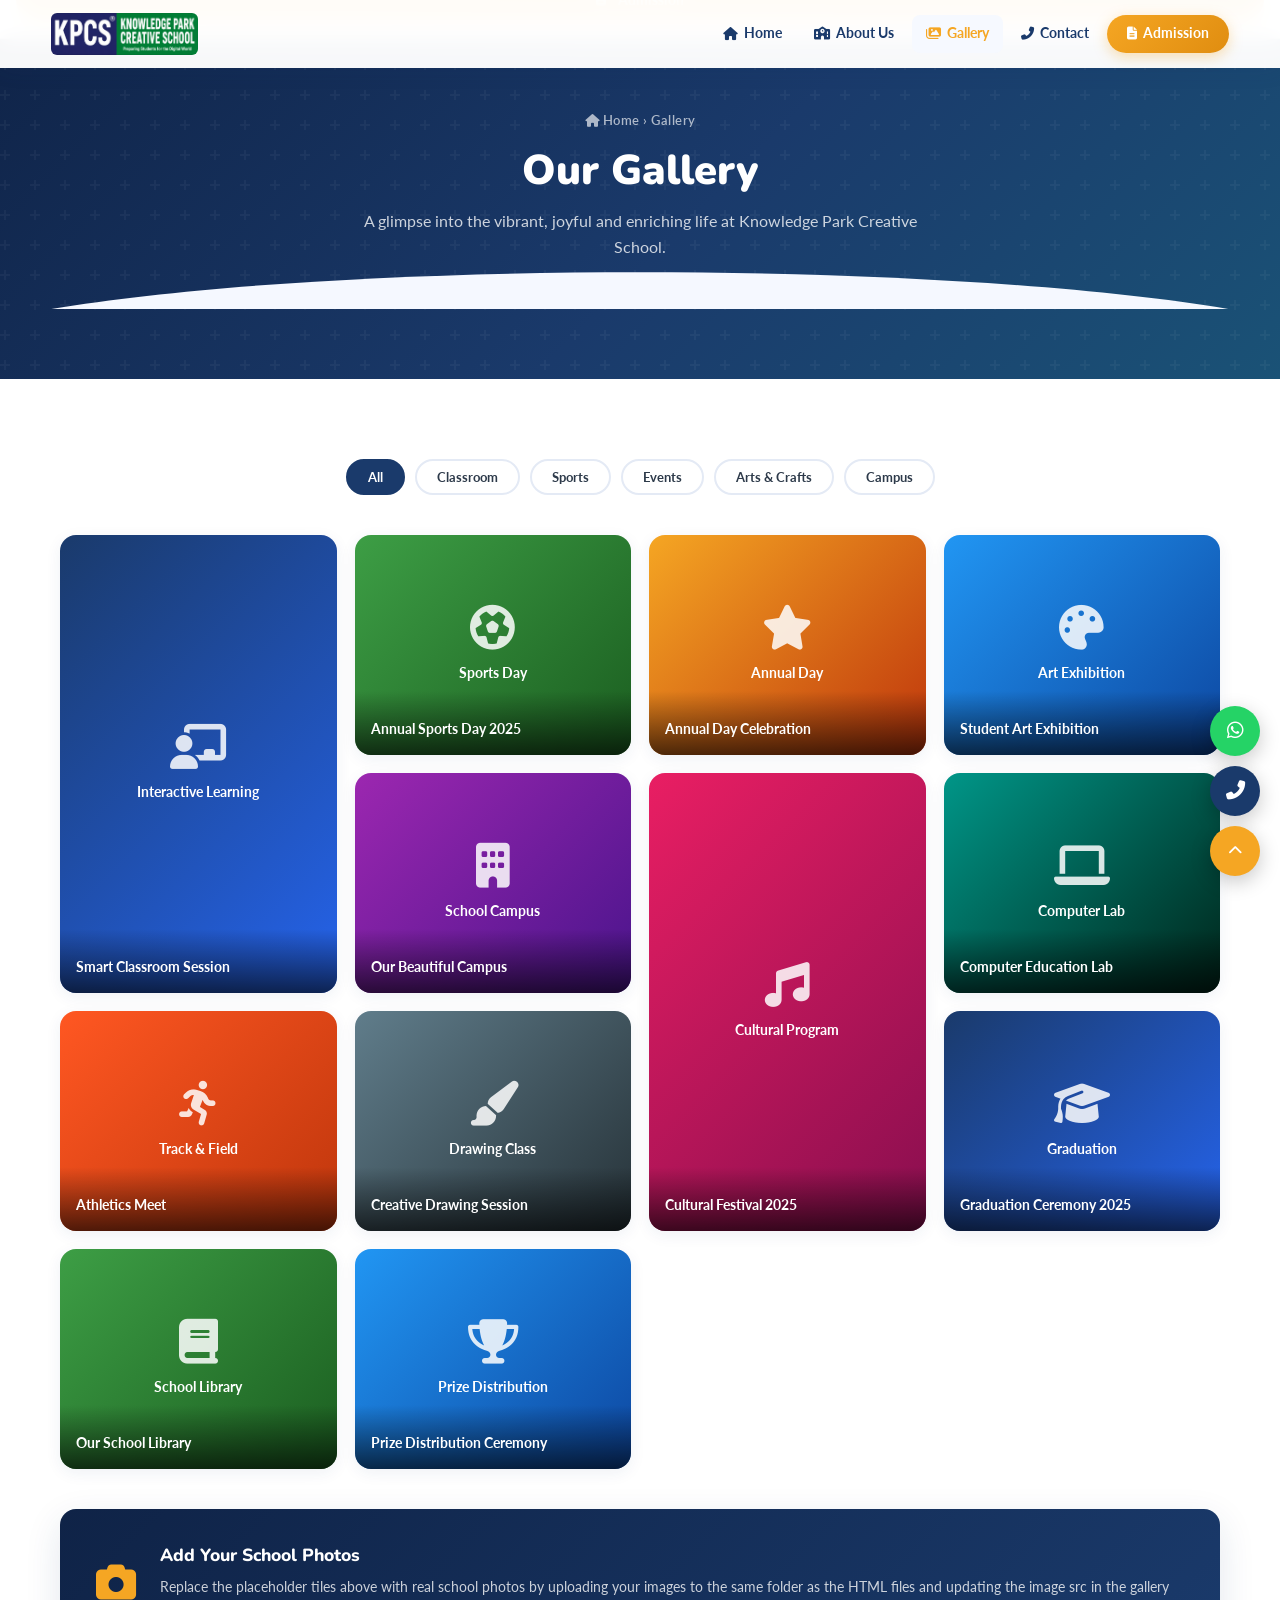
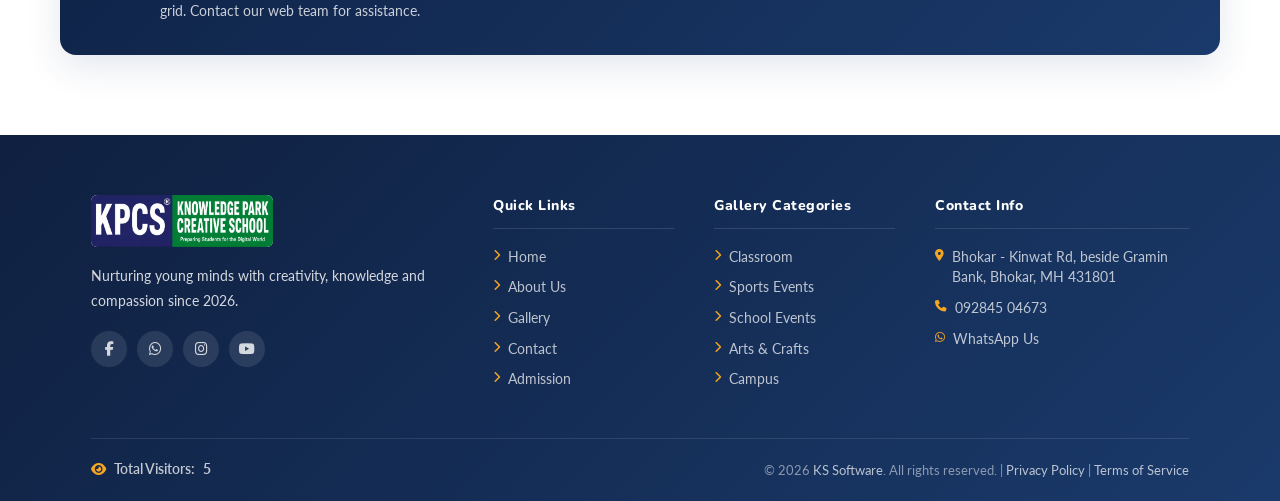
<file: gallery.html>
<!DOCTYPE html>
<html lang="en">
<head>
  <meta charset="UTF-8"/>
  <meta name="viewport" content="width=device-width, initial-scale=1.0"/>
  <title>Gallery | Knowledge Park Creative School</title>
  <link rel="icon" type="image/png" href="logoicon.png"/>
  <link rel="apple-touch-icon" href="logoicon.png"/>
  <link rel="stylesheet" href="style.css"/>
  <link rel="stylesheet" href="https://cdnjs.cloudflare.com/ajax/libs/font-awesome/6.5.0/css/all.min.css"/>
  <style>
    /* ===== FILTER TABS ===== */
    .filter-bar {
      display: flex; gap: 10px; flex-wrap: wrap; justify-content: center;
      margin-bottom: 40px;
    }
    .filter-btn {
      padding: 8px 20px; border-radius: 50px;
      border: 2px solid var(--border);
      background: #fff; color: var(--text);
      font-weight: 700; font-size: .84rem; cursor: pointer;
      transition: all .2s;
    }
    .filter-btn:hover, .filter-btn.active {
      background: var(--navy); color: #fff; border-color: var(--navy);
    }

    /* ===== MASONRY GALLERY ===== */
    .gallery-grid {
      display: grid;
      grid-template-columns: repeat(auto-fill, minmax(270px, 1fr));
      gap: 18px;
    }
    .gal-item {
      border-radius: var(--radius); overflow: hidden;
      position: relative; cursor: pointer;
      box-shadow: var(--shadow-sm);
      transition: transform .3s, box-shadow .3s;
    }
    .gal-item.tall { grid-row: span 2; }
    .gal-item:hover { transform: scale(1.02); box-shadow: var(--shadow); }
    .gal-inner {
      width: 100%; height: 220px;
      display: flex; flex-direction: column;
      align-items: center; justify-content: center;
      gap: 10px; color: #fff;
      font-weight: 700; font-size: .9rem;
      position: relative;
    }
    .gal-item.tall .gal-inner { height: 458px; }
    .gal-inner i { font-size: 2.8rem; opacity: .85; }
    .gal-overlay {
      position: absolute; inset: 0;
      background: rgba(0,0,0,.4);
      display: flex; align-items: center; justify-content: center;
      opacity: 0; transition: opacity .3s;
      font-size: 1.8rem; color: #fff;
    }
    .gal-item:hover .gal-overlay { opacity: 1; }
    .gal-label {
      position: absolute; bottom: 0; left: 0; right: 0;
      background: linear-gradient(to top, rgba(0,0,0,.65), transparent);
      color: #fff; padding: 28px 16px 14px;
      font-size: .85rem; font-weight: 700;
    }

    /* colors */
    .gc1{background:linear-gradient(135deg,#1a3a6b,#2563eb);}
    .gc2{background:linear-gradient(135deg,#3d9e45,#1b5e20);}
    .gc3{background:linear-gradient(135deg,#f5a623,#bf360c);}
    .gc4{background:linear-gradient(135deg,#2196f3,#0d47a1);}
    .gc5{background:linear-gradient(135deg,#9c27b0,#4a148c);}
    .gc6{background:linear-gradient(135deg,#e91e63,#880e4f);}
    .gc7{background:linear-gradient(135deg,#009688,#00251a);}
    .gc8{background:linear-gradient(135deg,#ff5722,#bf360c);}
    .gc9{background:linear-gradient(135deg,#607d8b,#263238);}

    /* ===== LIGHTBOX ===== */
    .lightbox {
      position: fixed; inset: 0;
      background: rgba(0,0,0,.88); backdrop-filter: blur(6px);
      z-index: 3000; display: flex; align-items: center; justify-content: center;
      opacity: 0; pointer-events: none; transition: opacity .3s;
    }
    .lightbox.open { opacity: 1; pointer-events: all; }
    .lb-inner {
      background: #fff; border-radius: var(--radius);
      padding: 32px; max-width: 540px; width: 92%;
      text-align: center; position: relative;
      transform: scale(.92); transition: transform .3s;
    }
    .lightbox.open .lb-inner { transform: scale(1); }
    .lb-close {
      position: absolute; top: 12px; right: 16px;
      background: none; border: none; font-size: 1.4rem;
      color: var(--text-light); cursor: pointer;
    }
    .lb-preview {
      width: 100%; height: 240px; border-radius: 12px; margin-bottom: 18px;
      display: flex; align-items: center; justify-content: center;
      font-size: 4rem; color: #fff;
    }
    .lb-inner h3 { font-family:'Nunito',sans-serif; font-weight:900; color:var(--navy); margin-bottom:8px; }
    .lb-inner p { font-size:.88rem; color:var(--text-light); line-height:1.7; }
    .lb-nav {
      display: flex; gap: 10px; justify-content: center; margin-top: 18px;
    }
    .lb-nav button {
      padding: 8px 22px; border-radius: 50px; border: 2px solid var(--navy);
      color: var(--navy); font-weight: 700; font-size: .84rem;
      background: none; cursor: pointer; transition: all .2s;
    }
    .lb-nav button:hover { background: var(--navy); color: #fff; }

    /* ===== UPLOAD NOTE ===== */
    .upload-note {
      background: linear-gradient(135deg,var(--navy-dark),var(--navy));
      border-radius: var(--radius); padding: 32px 36px; color: #fff;
      display: flex; align-items: center; gap: 24px; margin-top: 40px;
      box-shadow: var(--shadow);
    }
    .upload-note i { font-size: 2.5rem; color: var(--orange); flex-shrink:0; }
    .upload-note h4 { font-family:'Nunito',sans-serif; font-weight:800; font-size:1.1rem; margin-bottom:6px; }
    .upload-note p { font-size:.88rem; color:rgba(255,255,255,.78); line-height:1.7; }

    @media(max-width:640px){
      .gal-item.tall { grid-row: span 1; }
      .gal-item.tall .gal-inner { height: 220px; }
    }
  </style>
</head>
<body>

<!-- NAVBAR -->
<nav class="navbar">
  <a href="index.html" class="nav-brand">
    <img src="logo.png" alt="Knowledge Park Logo">
    <div class="nav-brand-text"><strong>Knowledge Park</strong><small>CREATIVE SCHOOL</small></div>
  </a>
  <ul class="nav-links">
    <li><a href="index.html"><i class="fas fa-home"></i> Home</a></li>
    <li><a href="about.html"><i class="fas fa-school"></i> About Us</a></li>
    <li><a href="gallery.html" class="active"><i class="fas fa-images"></i> Gallery</a></li>
    <li><a href="contact.html"><i class="fas fa-phone-alt"></i> Contact</a></li>
    <li class="nav-admit"><a href="admission.html"><i class="fas fa-file-alt"></i> Admission</a></li>
  </ul>
  <div class="hamburger" id="ham" onclick="toggleMob()"><span></span><span></span><span></span></div>
</nav>
<div class="mobile-nav" id="mobileNav">
  <a href="index.html"><i class="fas fa-home"></i> Home</a>
  <a href="about.html"><i class="fas fa-school"></i> About Us</a>
  <a href="gallery.html" class="active"><i class="fas fa-images"></i> Gallery</a>
  <a href="contact.html"><i class="fas fa-phone-alt"></i> Contact</a>
  <div class="m-admit"><a href="admission.html"><i class="fas fa-file-alt"></i> Admission</a></div>
</div>

<main>
  <!-- PAGE BANNER -->
  <div class="page-banner">
    <div class="breadcrumb"><i class="fas fa-home"></i> Home &rsaquo; Gallery</div>
    <h1>Our Gallery</h1>
    <p>A glimpse into the vibrant, joyful and enriching life at Knowledge Park Creative School.</p>
    <svg class="banner-wave" viewBox="0 0 1440 60" xmlns="http://www.w3.org/2000/svg" preserveAspectRatio="none"><path d="M0,60 C360,0 1080,0 1440,60 L1440,60 L0,60 Z" fill="#f5f8ff"/></svg>
  </div>

  <section class="section" style="background:#fff;">
    <div class="container">
      <!-- FILTER -->
      <div class="filter-bar">
        <button class="filter-btn active" onclick="filter('all',this)">All</button>
        <button class="filter-btn" onclick="filter('classroom',this)">Classroom</button>
        <button class="filter-btn" onclick="filter('sports',this)">Sports</button>
        <button class="filter-btn" onclick="filter('events',this)">Events</button>
        <button class="filter-btn" onclick="filter('arts',this)">Arts &amp; Crafts</button>
        <button class="filter-btn" onclick="filter('campus',this)">Campus</button>
      </div>

      <!-- GALLERY GRID -->
      <div class="gallery-grid" id="galleryGrid">

        <div class="gal-item tall reveal" data-cat="classroom" onclick="openLB(this)">
          <div class="gal-inner gc1">
            <i class="fas fa-chalkboard-teacher"></i>
            <span>Interactive Learning</span>
          </div>
          <div class="gal-overlay"><i class="fas fa-expand-alt"></i></div>
          <div class="gal-label">Smart Classroom Session</div>
        </div>

        <div class="gal-item reveal" data-cat="sports" onclick="openLB(this)">
          <div class="gal-inner gc2">
            <i class="fas fa-futbol"></i>
            <span>Sports Day</span>
          </div>
          <div class="gal-overlay"><i class="fas fa-expand-alt"></i></div>
          <div class="gal-label">Annual Sports Day 2025</div>
        </div>

        <div class="gal-item reveal" data-cat="events" onclick="openLB(this)">
          <div class="gal-inner gc3">
            <i class="fas fa-star"></i>
            <span>Annual Day</span>
          </div>
          <div class="gal-overlay"><i class="fas fa-expand-alt"></i></div>
          <div class="gal-label">Annual Day Celebration</div>
        </div>

        <div class="gal-item reveal" data-cat="arts" onclick="openLB(this)">
          <div class="gal-inner gc4">
            <i class="fas fa-palette"></i>
            <span>Art Exhibition</span>
          </div>
          <div class="gal-overlay"><i class="fas fa-expand-alt"></i></div>
          <div class="gal-label">Student Art Exhibition</div>
        </div>

        <div class="gal-item reveal" data-cat="campus" onclick="openLB(this)">
          <div class="gal-inner gc5">
            <i class="fas fa-building"></i>
            <span>School Campus</span>
          </div>
          <div class="gal-overlay"><i class="fas fa-expand-alt"></i></div>
          <div class="gal-label">Our Beautiful Campus</div>
        </div>

        <div class="gal-item tall reveal" data-cat="events" onclick="openLB(this)">
          <div class="gal-inner gc6">
            <i class="fas fa-music"></i>
            <span>Cultural Program</span>
          </div>
          <div class="gal-overlay"><i class="fas fa-expand-alt"></i></div>
          <div class="gal-label">Cultural Festival 2025</div>
        </div>

        <div class="gal-item reveal" data-cat="classroom" onclick="openLB(this)">
          <div class="gal-inner gc7">
            <i class="fas fa-laptop"></i>
            <span>Computer Lab</span>
          </div>
          <div class="gal-overlay"><i class="fas fa-expand-alt"></i></div>
          <div class="gal-label">Computer Education Lab</div>
        </div>

        <div class="gal-item reveal" data-cat="sports" onclick="openLB(this)">
          <div class="gal-inner gc8">
            <i class="fas fa-running"></i>
            <span>Track &amp; Field</span>
          </div>
          <div class="gal-overlay"><i class="fas fa-expand-alt"></i></div>
          <div class="gal-label">Athletics Meet</div>
        </div>

        <div class="gal-item reveal" data-cat="arts" onclick="openLB(this)">
          <div class="gal-inner gc9">
            <i class="fas fa-paint-brush"></i>
            <span>Drawing Class</span>
          </div>
          <div class="gal-overlay"><i class="fas fa-expand-alt"></i></div>
          <div class="gal-label">Creative Drawing Session</div>
        </div>

        <div class="gal-item reveal" data-cat="events" onclick="openLB(this)">
          <div class="gal-inner gc1">
            <i class="fas fa-graduation-cap"></i>
            <span>Graduation</span>
          </div>
          <div class="gal-overlay"><i class="fas fa-expand-alt"></i></div>
          <div class="gal-label">Graduation Ceremony 2025</div>
        </div>

        <div class="gal-item reveal" data-cat="campus" onclick="openLB(this)">
          <div class="gal-inner gc2">
            <i class="fas fa-book"></i>
            <span>School Library</span>
          </div>
          <div class="gal-overlay"><i class="fas fa-expand-alt"></i></div>
          <div class="gal-label">Our School Library</div>
        </div>

        <div class="gal-item reveal" data-cat="sports" onclick="openLB(this)">
          <div class="gal-inner gc4">
            <i class="fas fa-trophy"></i>
            <span>Prize Distribution</span>
          </div>
          <div class="gal-overlay"><i class="fas fa-expand-alt"></i></div>
          <div class="gal-label">Prize Distribution Ceremony</div>
        </div>

      </div>

      <!-- UPLOAD NOTE -->
      <div class="upload-note reveal">
        <i class="fas fa-camera"></i>
        <div>
          <h4>Add Your School Photos</h4>
          <p>Replace the placeholder tiles above with real school photos by uploading your images to the same folder as the HTML files and updating the image src in the gallery grid. Contact our web team for assistance.</p>
        </div>
      </div>
    </div>
  </section>
</main>

<!-- LIGHTBOX -->
<div class="lightbox" id="lb" onclick="closeLB(event)">
  <div class="lb-inner">
    <button class="lb-close" onclick="closeLB()"><i class="fas fa-times"></i></button>
    <div class="lb-preview" id="lbPreview"></div>
    <h3 id="lbTitle">Gallery Item</h3>
    <p id="lbDesc">Knowledge Park Creative School – capturing memories that last a lifetime.</p>
    <div class="lb-nav">
      <button onclick="closeLB()"><i class="fas fa-times"></i> Close</button>
      <a href="admission.html" class="btn btn-orange" style="padding:8px 22px;font-size:.84rem;"><i class="fas fa-file-alt"></i> Enrol Now</a>
    </div>
  </div>
</div>

<!-- FLOATING BUTTONS -->
<div class="float-btns">
  <a href="https://wa.me/919284504673?text=Hello!%20I%20saw%20your%20gallery%20and%20want%20to%20know%20more." target="_blank" class="float-btn wa"><i class="fab fa-whatsapp"></i></a>
  <a href="tel:09284504673" class="float-btn call"><i class="fas fa-phone-alt"></i></a>
  <a href="#" class="float-btn totop"><i class="fas fa-chevron-up"></i></a>
</div>

<!-- FOOTER -->
<footer>
  <div class="footer-inner">
    <div class="footer-grid">
      <div class="footer-col">
        <div class="footer-brand-row"><img src="logo.png" alt="Logo"/><div class="ft">Knowledge Park<small>CREATIVE SCHOOL</small></div></div>
        <p>Nurturing young minds with creativity, knowledge and compassion since 2026.</p>
        <div class="footer-socials">
          <a href="#" class="soc"><i class="fab fa-facebook-f"></i></a>
          <a href="https://wa.me/919284504673" target="_blank" class="soc"><i class="fab fa-whatsapp"></i></a>
          <a href="#" class="soc"><i class="fab fa-instagram"></i></a>
          <a href="#" class="soc"><i class="fab fa-youtube"></i></a>
        </div>
      </div>
      <div class="footer-col"><h5>Quick Links</h5><ul>
        <li><a href="index.html"><i class="fas fa-chevron-right"></i> Home</a></li>
        <li><a href="about.html"><i class="fas fa-chevron-right"></i> About Us</a></li>
        <li><a href="gallery.html"><i class="fas fa-chevron-right"></i> Gallery</a></li>
        <li><a href="contact.html"><i class="fas fa-chevron-right"></i> Contact</a></li>
        <li><a href="admission.html"><i class="fas fa-chevron-right"></i> Admission</a></li>
      </ul></div>
      <div class="footer-col"><h5>Gallery Categories</h5><ul>
        <li><a href="#" onclick="filter('classroom',null)"><i class="fas fa-chevron-right"></i> Classroom</a></li>
        <li><a href="#" onclick="filter('sports',null)"><i class="fas fa-chevron-right"></i> Sports Events</a></li>
        <li><a href="#" onclick="filter('events',null)"><i class="fas fa-chevron-right"></i> School Events</a></li>
        <li><a href="#" onclick="filter('arts',null)"><i class="fas fa-chevron-right"></i> Arts &amp; Crafts</a></li>
        <li><a href="#" onclick="filter('campus',null)"><i class="fas fa-chevron-right"></i> Campus</a></li>
      </ul></div>
      <div class="footer-col"><h5>Contact Info</h5><ul>
        <li><a href="https://maps.app.goo.gl/Pv4KhenSPERhErub9" target="_blank"><i class="fas fa-map-marker-alt"></i> Bhokar - Kinwat Rd, beside Gramin Bank, Bhokar, MH 431801</a></li>
        <li><a href="tel:09284504673"><i class="fas fa-phone"></i> 092845 04673</a></li>
        <li><a href="https://wa.me/919284504673" target="_blank"><i class="fab fa-whatsapp"></i> WhatsApp Us</a></li>
      </ul></div>
    </div>
    <div class="footer-bottom">
      <div class="visitor-row"><i class="fas fa-eye" style="color:var(--orange)"></i> Total Visitors: <strong><span id="visitorCount">…</span></strong></div>
      <p class="footer-copy">&copy; 2026 <a href="https://kssoftware.co.in" target="_blank" rel="noopener">KS Software</a>. All rights reserved. | <a href="#">Privacy Policy</a> | <a href="#">Terms of Service</a></p>
    </div>
  </div>
</footer>

<script>
  function toggleMob(){ document.getElementById('mobileNav').classList.toggle('open'); }
  (function(){ const k='kpcs_visitor_total'; let c=parseInt(localStorage.getItem(k)||'0'); if(!sessionStorage.getItem('kpcs_session_counted')){ c++; localStorage.setItem(k,c); sessionStorage.setItem('kpcs_session_counted','1'); } document.getElementById('visitorCount').textContent=c.toLocaleString("en-IN"); })();
  const ro=new IntersectionObserver(e=>{ e.forEach(x=>{ if(x.isIntersecting){x.target.classList.add('visible');ro.unobserve(x.target);} }); },{threshold:.08});
  document.querySelectorAll('.reveal,.reveal-left,.reveal-right').forEach(el=>ro.observe(el));

  function filter(cat, btn){
    document.querySelectorAll('.filter-btn').forEach(b=>b.classList.remove('active'));
    if(btn) btn.classList.add('active');
    document.querySelectorAll('.gal-item').forEach(item=>{
      if(cat==='all'||item.dataset.cat===cat){ item.style.display=''; }
      else { item.style.display='none'; }
    });
  }

  let curItem=null;
  function openLB(el){
    curItem=el;
    const inner=el.querySelector('.gal-inner');
    const title=el.querySelector('.gal-label').textContent;
    const preview=document.getElementById('lbPreview');
    preview.className='lb-preview '+inner.className.replace('gal-inner','');
    preview.innerHTML=inner.innerHTML;
    document.getElementById('lbTitle').textContent=title;
    document.getElementById('lb').classList.add('open');
    document.body.style.overflow='hidden';
  }
  function closeLB(e){
    if(e && e.target!==document.getElementById('lb') && !e.target.classList.contains('lb-close') && e.target.tagName!=='I') return;
    if(e && e.currentTarget===document.getElementById('lb') && e.target!==document.getElementById('lb')) return;
    document.getElementById('lb').classList.remove('open');
    document.body.style.overflow='';
  }
  document.getElementById('lb').addEventListener('click',function(e){ if(e.target===this) closeLB(e); });
</script>
</body>
</html>
</file>
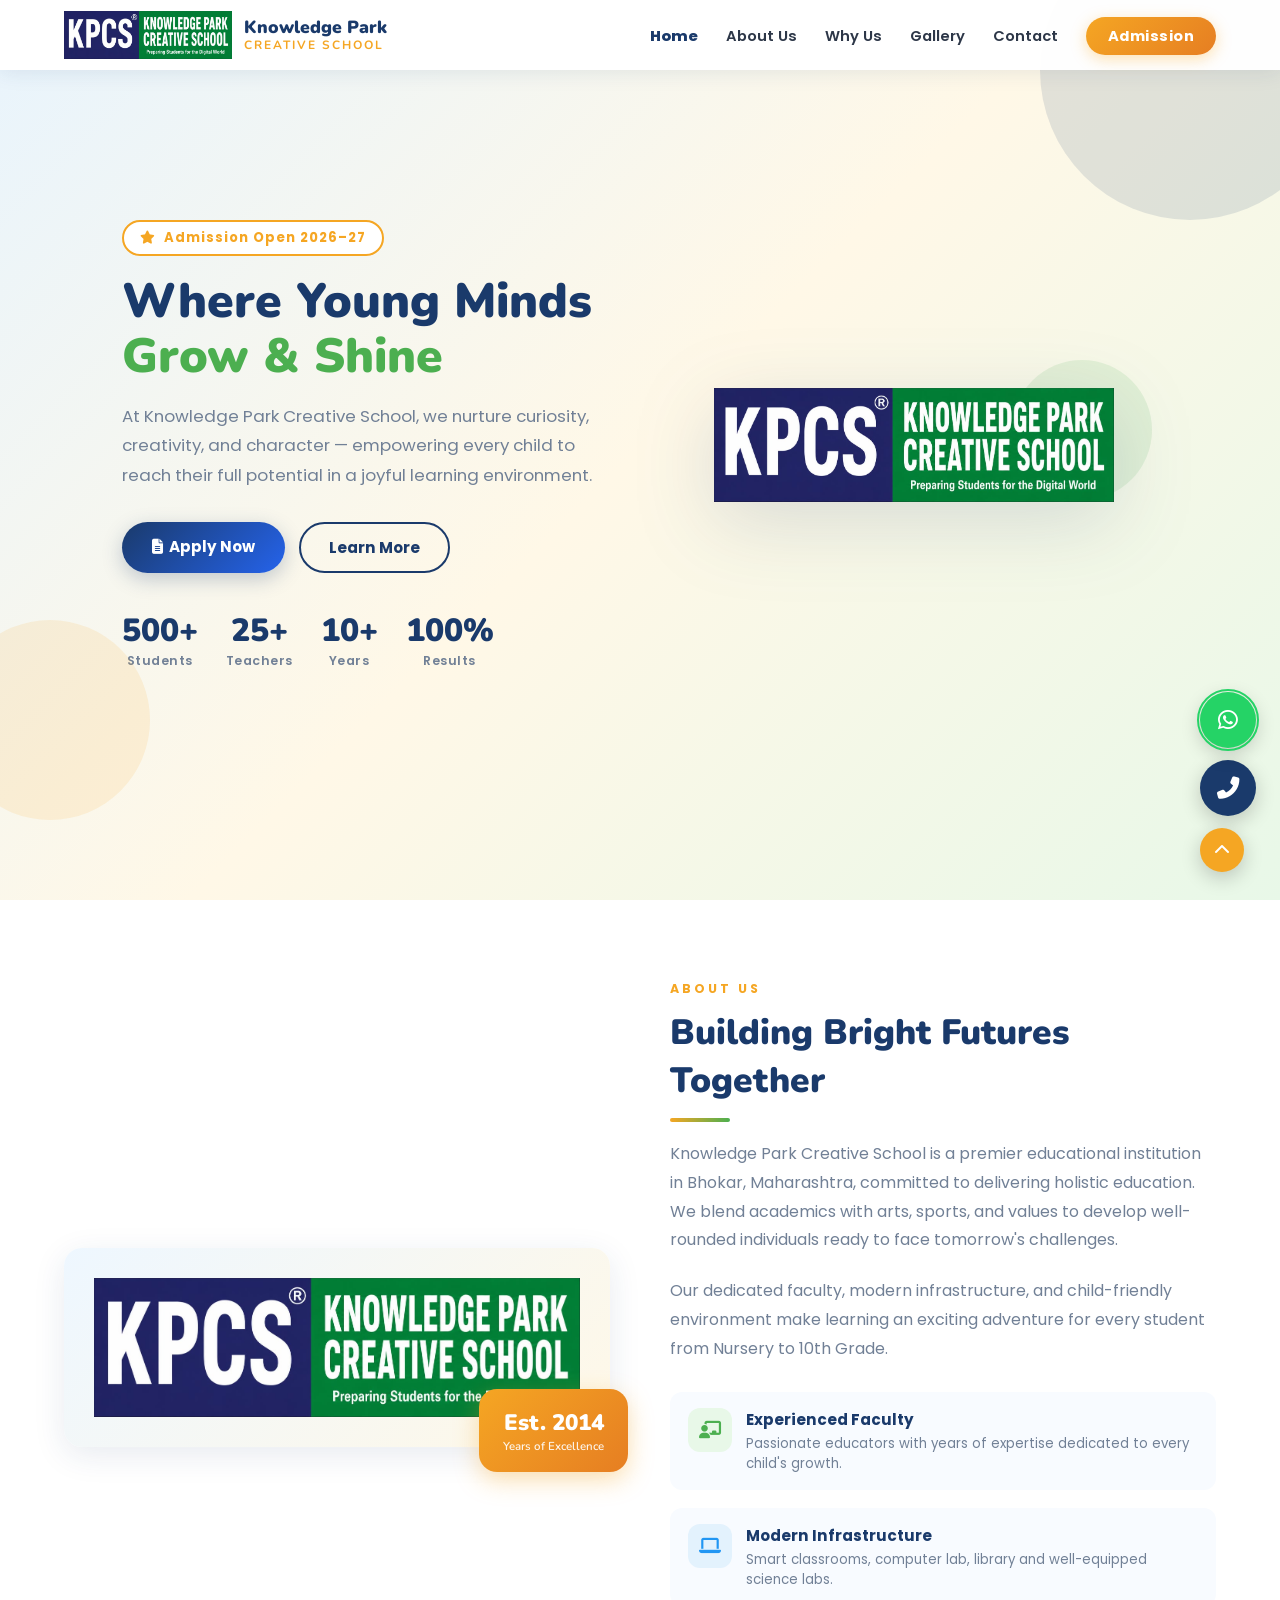
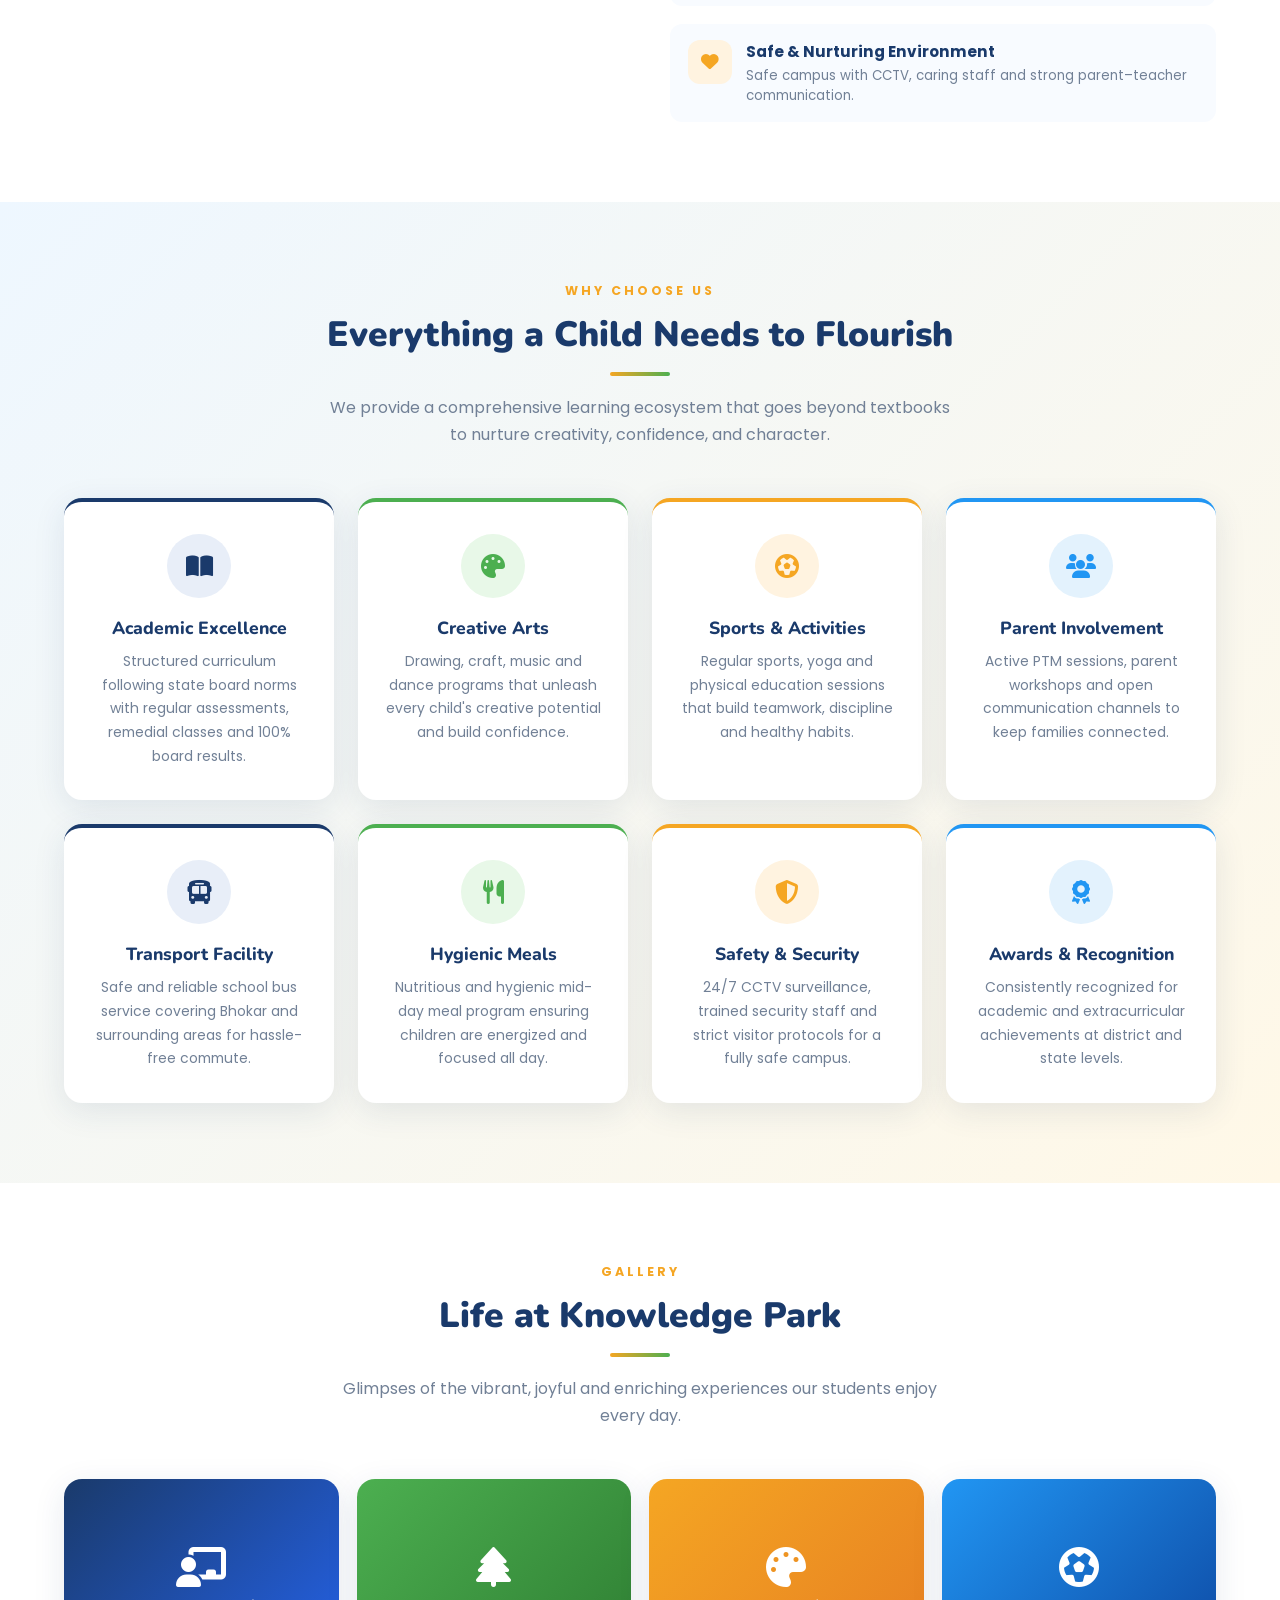
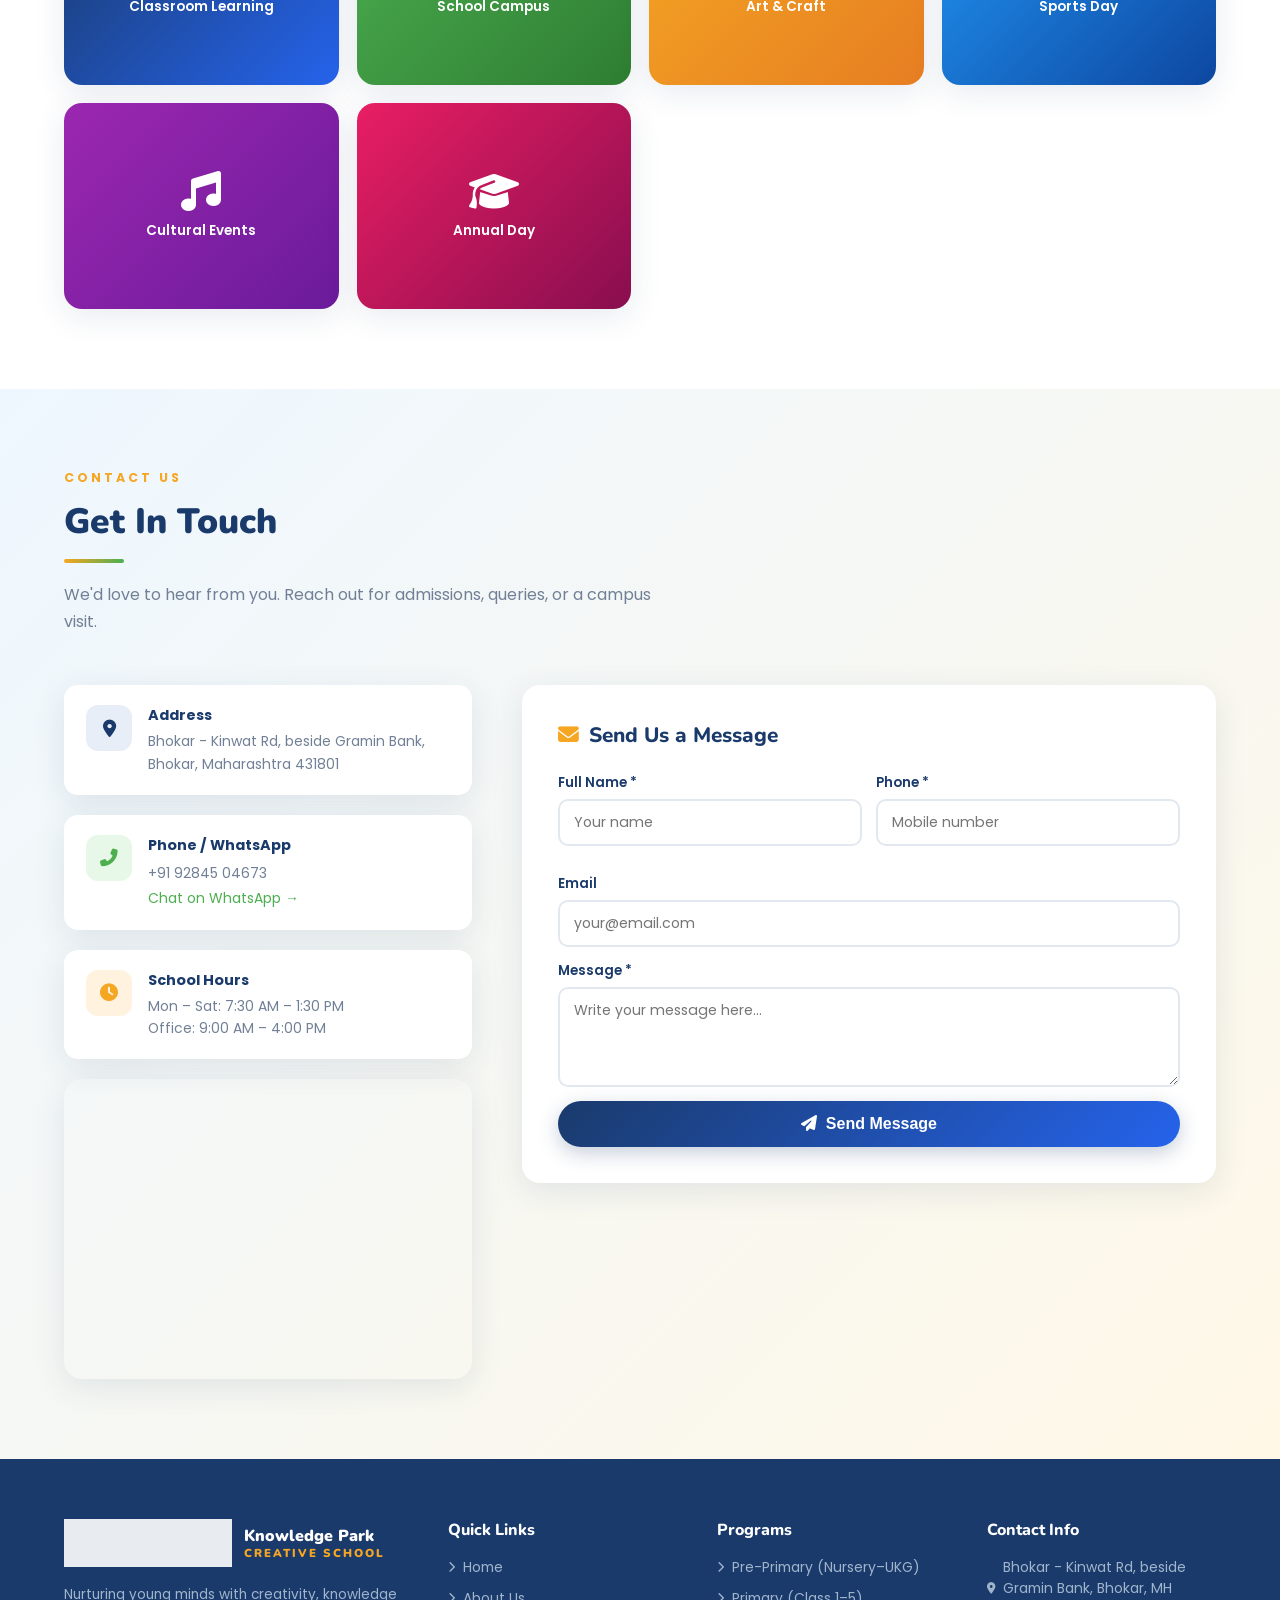
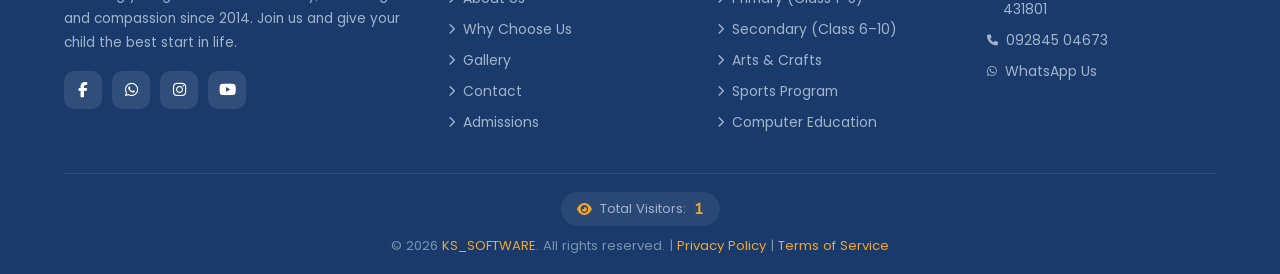
<file: index-old.html>
<!DOCTYPE html>
<html lang="en">
<head>
  <meta charset="UTF-8" />
  <meta name="viewport" content="width=device-width, initial-scale=1.0"/>
  <title>Knowledge Park Creative School</title>
  <link rel="icon" type="image/png" href="logo.png"/>
  <link href="https://fonts.googleapis.com/css2?family=Nunito:wght@400;600;700;800;900&family=Poppins:wght@300;400;500;600;700&display=swap" rel="stylesheet"/>
  <link rel="stylesheet" href="https://cdnjs.cloudflare.com/ajax/libs/font-awesome/6.5.0/css/all.min.css"/>
  <style>
    :root {
      --navy: #1a3a6b;
      --green: #4caf50;
      --orange: #f5a623;
      --blue: #2196f3;
      --light-bg: #f8fbff;
      --white: #ffffff;
      --text: #2d3748;
      --text-light: #718096;
      --shadow: 0 8px 32px rgba(26,58,107,0.10);
      --radius: 18px;
    }
    * { margin:0; padding:0; box-sizing:border-box; }
    html { scroll-behavior: smooth; }
    body { font-family:'Poppins',sans-serif; color:var(--text); background:var(--light-bg); overflow-x:hidden; }

    /* ========= NAV ========= */
    nav {
      position:fixed; top:0; left:0; right:0; z-index:1000;
      background:rgba(255,255,255,0.97);
      box-shadow:0 2px 20px rgba(26,58,107,0.10);
      display:flex; align-items:center; justify-content:space-between;
      padding:0 5%; height:70px;
      transition: all .3s;
    }
    .nav-logo { display:flex; align-items:center; gap:12px; text-decoration:none; }
    .nav-logo img { height:48px; }
    .nav-logo span { font-family:'Nunito',sans-serif; font-weight:900; font-size:1.1rem; color:var(--navy); line-height:1.2; }
    .nav-logo span small { color:var(--orange); font-weight:700; font-size:.75rem; display:block; letter-spacing:2px; }
    .nav-links { display:flex; align-items:center; gap:28px; list-style:none; }
    .nav-links a { text-decoration:none; font-weight:600; font-size:.92rem; color:var(--text); transition:color .2s; }
    .nav-links a:hover { color:var(--navy); }
    .nav-links .btn-admit {
      background:linear-gradient(135deg,var(--orange),#e67e22);
      color:#fff !important; padding:9px 22px; border-radius:50px;
      font-weight:700; letter-spacing:.5px;
      box-shadow:0 4px 15px rgba(245,166,35,.35);
      transition: transform .2s, box-shadow .2s;
    }
    .nav-links .btn-admit:hover { transform:translateY(-2px); box-shadow:0 6px 22px rgba(245,166,35,.45); }
    .hamburger { display:none; flex-direction:column; gap:5px; cursor:pointer; padding:6px; }
    .hamburger span { width:25px; height:2.5px; background:var(--navy); border-radius:3px; transition:.3s; }
    .mobile-menu { display:none; }

    /* ========= HERO ========= */
    #home {
      min-height:100vh; padding-top:70px;
      background: linear-gradient(135deg, #e8f4fd 0%, #fff8e7 50%, #e8f8e8 100%);
      display:flex; align-items:center; justify-content:center;
      position:relative; overflow:hidden;
    }
    .hero-bg-circles { position:absolute; inset:0; pointer-events:none; }
    .hero-bg-circles span {
      position:absolute; border-radius:50%; opacity:.12;
      animation: floatBubble 6s ease-in-out infinite;
    }
    .hero-bg-circles span:nth-child(1){ width:300px;height:300px;background:var(--navy);top:-80px;right:-60px;animation-delay:0s; }
    .hero-bg-circles span:nth-child(2){ width:200px;height:200px;background:var(--orange);bottom:80px;left:-50px;animation-delay:2s; }
    .hero-bg-circles span:nth-child(3){ width:140px;height:140px;background:var(--green);top:40%;right:10%;animation-delay:4s; }
    @keyframes floatBubble { 0%,100%{transform:translateY(0) scale(1);} 50%{transform:translateY(-20px) scale(1.05);} }

    .hero-inner { max-width:1200px; margin:0 auto; padding:60px 5%; display:flex; align-items:center; gap:60px; flex-wrap:wrap; }
    .hero-text { flex:1; min-width:300px; }
    .hero-badge {
      display:inline-flex; align-items:center; gap:8px;
      background:var(--white); border:2px solid var(--orange);
      color:var(--orange); font-weight:700; font-size:.82rem;
      padding:6px 16px; border-radius:50px; margin-bottom:18px; letter-spacing:1px;
    }
    .hero-text h1 {
      font-family:'Nunito',sans-serif; font-weight:900; font-size:3rem; line-height:1.15; color:var(--navy);
      animation: slideUp .8s ease both;
    }
    .hero-text h1 span { color:var(--green); }
    .hero-text p { margin:18px 0 32px; font-size:1.05rem; color:var(--text-light); line-height:1.75; animation: slideUp .9s ease both; }
    @keyframes slideUp { from{opacity:0;transform:translateY(30px);} to{opacity:1;transform:translateY(0);} }
    .hero-btns { display:flex; gap:14px; flex-wrap:wrap; }
    .btn-primary {
      background:linear-gradient(135deg,var(--navy),#2563eb);
      color:#fff; padding:13px 30px; border-radius:50px; font-weight:700; font-size:.95rem;
      border:none; cursor:pointer; text-decoration:none;
      box-shadow:0 6px 20px rgba(26,58,107,.25); transition:transform .2s,box-shadow .2s;
    }
    .btn-primary:hover { transform:translateY(-2px); box-shadow:0 10px 28px rgba(26,58,107,.3); }
    .btn-secondary {
      background:transparent; border:2.5px solid var(--navy); color:var(--navy);
      padding:12px 28px; border-radius:50px; font-weight:700; font-size:.95rem;
      cursor:pointer; text-decoration:none; transition:all .2s;
    }
    .btn-secondary:hover { background:var(--navy); color:#fff; }

    .hero-image { flex:1; min-width:280px; display:flex; justify-content:center; }
    .hero-image img { width:100%; max-width:400px; filter:drop-shadow(0 20px 40px rgba(26,58,107,.15)); animation: floatImg 4s ease-in-out infinite; }
    @keyframes floatImg { 0%,100%{transform:translateY(0);} 50%{transform:translateY(-15px);} }

    .hero-stats { display:flex; gap:28px; margin-top:36px; flex-wrap:wrap; }
    .stat { text-align:center; }
    .stat .num { font-family:'Nunito',sans-serif; font-weight:900; font-size:2rem; color:var(--navy); }
    .stat .lbl { font-size:.78rem; color:var(--text-light); font-weight:600; letter-spacing:.5px; }

    /* ========= SECTIONS SHARED ========= */
    section { padding:80px 5%; }
    .section-label { font-size:.78rem; font-weight:700; letter-spacing:3px; text-transform:uppercase; color:var(--orange); margin-bottom:10px; }
    .section-title { font-family:'Nunito',sans-serif; font-weight:900; font-size:2.2rem; color:var(--navy); margin-bottom:12px; }
    .section-sub { color:var(--text-light); font-size:1rem; line-height:1.7; max-width:620px; }
    .section-header { margin-bottom:50px; }
    .section-header.center { text-align:center; }
    .section-header.center .section-sub { margin:0 auto; }
    .divider { width:60px; height:4px; background:linear-gradient(90deg,var(--orange),var(--green)); border-radius:4px; margin:14px 0 18px; }
    .divider.center { margin:14px auto 18px; }

    /* ========= ABOUT ========= */
    #about { background:#fff; }
    .about-grid { display:grid; grid-template-columns:1fr 1fr; gap:60px; align-items:center; }
    .about-img-wrap { position:relative; }
    .about-img-wrap img { width:100%; border-radius:var(--radius); box-shadow:var(--shadow); }
    .about-tag {
      position:absolute; bottom:-18px; right:-18px;
      background:linear-gradient(135deg,var(--orange),#e67e22);
      color:#fff; padding:18px 24px; border-radius:var(--radius);
      font-family:'Nunito',sans-serif; font-weight:900; font-size:1.4rem; text-align:center;
      box-shadow:0 8px 24px rgba(245,166,35,.35);
    }
    .about-tag small { font-size:.72rem; font-weight:600; display:block; opacity:.9; }
    .about-features { display:flex; flex-direction:column; gap:18px; margin-top:28px; }
    .feat-item { display:flex; align-items:flex-start; gap:14px; padding:16px 18px; background:var(--light-bg); border-radius:12px; transition:transform .2s; }
    .feat-item:hover { transform:translateX(6px); }
    .feat-icon { width:44px; height:44px; border-radius:12px; display:flex; align-items:center; justify-content:center; font-size:1.1rem; flex-shrink:0; }
    .feat-icon.green { background:#e8f8e8; color:var(--green); }
    .feat-icon.blue { background:#e3f2fd; color:var(--blue); }
    .feat-icon.orange { background:#fff3e0; color:var(--orange); }
    .feat-item h4 { font-weight:700; font-size:.95rem; color:var(--navy); }
    .feat-item p { font-size:.83rem; color:var(--text-light); margin-top:3px; }

    /* ========= FEATURES / WHY ========= */
    #features { background:linear-gradient(135deg,#eef7ff,#fff8e7); }
    .features-grid { display:grid; grid-template-columns:repeat(auto-fit,minmax(240px,1fr)); gap:24px; }
    .feat-card {
      background:#fff; border-radius:var(--radius); padding:32px 26px;
      box-shadow:var(--shadow); text-align:center; transition:transform .3s, box-shadow .3s;
      border-top:4px solid transparent;
    }
    .feat-card:hover { transform:translateY(-8px); box-shadow:0 16px 40px rgba(26,58,107,.14); }
    .feat-card.c1 { border-top-color:var(--navy); }
    .feat-card.c2 { border-top-color:var(--green); }
    .feat-card.c3 { border-top-color:var(--orange); }
    .feat-card.c4 { border-top-color:var(--blue); }
    .feat-card .icon { width:64px; height:64px; border-radius:50%; display:flex; align-items:center; justify-content:center; margin:0 auto 18px; font-size:1.5rem; }
    .feat-card.c1 .icon { background:#e8eef8; color:var(--navy); }
    .feat-card.c2 .icon { background:#e8f8e8; color:var(--green); }
    .feat-card.c3 .icon { background:#fff3e0; color:var(--orange); }
    .feat-card.c4 .icon { background:#e3f2fd; color:var(--blue); }
    .feat-card h3 { font-family:'Nunito',sans-serif; font-weight:800; font-size:1.1rem; color:var(--navy); margin-bottom:10px; }
    .feat-card p { font-size:.87rem; color:var(--text-light); line-height:1.7; }

    /* ========= GALLERY ========= */
    #gallery { background:#fff; }
    .gallery-grid { display:grid; grid-template-columns:repeat(auto-fill,minmax(260px,1fr)); gap:18px; }
    .gal-item {
      border-radius:var(--radius); overflow:hidden; position:relative;
      aspect-ratio:4/3; cursor:pointer; box-shadow:var(--shadow);
    }
    .gal-item img { width:100%; height:100%; object-fit:cover; transition:transform .4s; }
    .gal-item:hover img { transform:scale(1.08); }
    .gal-overlay {
      position:absolute; inset:0; background:linear-gradient(135deg,rgba(26,58,107,.7),rgba(76,175,80,.5));
      opacity:0; transition:opacity .3s; display:flex; align-items:center; justify-content:center;
      color:#fff; font-size:1.8rem;
    }
    .gal-item:hover .gal-overlay { opacity:1; }
    .gal-placeholder {
      width:100%; height:100%; display:flex; flex-direction:column; align-items:center; justify-content:center;
      gap:10px; font-size:.85rem; font-weight:600; color:#fff;
    }
    .gp1 { background:linear-gradient(135deg,#1a3a6b,#2563eb); }
    .gp2 { background:linear-gradient(135deg,#4caf50,#2e7d32); }
    .gp3 { background:linear-gradient(135deg,#f5a623,#e67e22); }
    .gp4 { background:linear-gradient(135deg,#2196f3,#0d47a1); }
    .gp5 { background:linear-gradient(135deg,#9c27b0,#6a1b9a); }
    .gp6 { background:linear-gradient(135deg,#e91e63,#880e4f); }

    /* ========= CONTACT ========= */
    #contact { background:linear-gradient(135deg,#eef7ff,#fff8e7); }
    .contact-grid { display:grid; grid-template-columns:1fr 1.4fr; gap:50px; align-items:start; }
    .contact-info { display:flex; flex-direction:column; gap:20px; }
    .info-card {
      background:#fff; border-radius:14px; padding:20px 22px; display:flex; gap:16px; align-items:flex-start;
      box-shadow:var(--shadow); transition:transform .2s;
    }
    .info-card:hover { transform:translateY(-3px); }
    .info-icon { width:46px; height:46px; border-radius:12px; flex-shrink:0; display:flex; align-items:center; justify-content:center; font-size:1.1rem; }
    .info-icon.navy { background:#e8eef8; color:var(--navy); }
    .info-icon.green { background:#e8f8e8; color:var(--green); }
    .info-icon.orange { background:#fff3e0; color:var(--orange); }
    .info-card h4 { font-weight:700; font-size:.9rem; color:var(--navy); margin-bottom:4px; }
    .info-card p, .info-card a { font-size:.87rem; color:var(--text-light); line-height:1.6; text-decoration:none; }
    .info-card a:hover { color:var(--navy); }
    .map-embed { border-radius:var(--radius); overflow:hidden; box-shadow:var(--shadow); }
    .map-embed iframe { width:100%; height:300px; border:none; display:block; }

    /* Contact Form */
    .contact-form { background:#fff; border-radius:var(--radius); padding:36px; box-shadow:var(--shadow); }
    .contact-form h3 { font-family:'Nunito',sans-serif; font-weight:800; font-size:1.3rem; color:var(--navy); margin-bottom:24px; }
    .form-row { display:grid; grid-template-columns:1fr 1fr; gap:14px; margin-bottom:14px; }
    .form-group { display:flex; flex-direction:column; gap:6px; margin-bottom:14px; }
    .form-group label { font-size:.83rem; font-weight:600; color:var(--navy); }
    .form-group input, .form-group select, .form-group textarea {
      padding:11px 14px; border:2px solid #e2e8f0; border-radius:10px;
      font-family:'Poppins',sans-serif; font-size:.88rem; color:var(--text);
      outline:none; transition:border-color .2s;
    }
    .form-group input:focus, .form-group select:focus, .form-group textarea:focus { border-color:var(--navy); }
    .form-group textarea { resize:vertical; min-height:100px; }
    .btn-submit {
      width:100%; background:linear-gradient(135deg,var(--navy),#2563eb);
      color:#fff; padding:14px; border-radius:50px; font-weight:700; font-size:1rem;
      border:none; cursor:pointer; transition:transform .2s,box-shadow .2s;
      box-shadow:0 6px 20px rgba(26,58,107,.25);
    }
    .btn-submit:hover { transform:translateY(-2px); box-shadow:0 10px 28px rgba(26,58,107,.32); }

    /* ========= ADMISSION MODAL ========= */
    .modal-overlay {
      position:fixed; inset:0; background:rgba(10,20,40,.55); backdrop-filter:blur(6px);
      z-index:2000; display:flex; align-items:center; justify-content:center;
      opacity:0; pointer-events:none; transition:opacity .3s;
    }
    .modal-overlay.open { opacity:1; pointer-events:all; }
    .modal {
      background:#fff; border-radius:24px; padding:40px; width:92%; max-width:600px; max-height:92vh;
      overflow-y:auto; position:relative; transform:translateY(30px); transition:transform .3s;
      box-shadow:0 30px 80px rgba(26,58,107,.25);
    }
    .modal-overlay.open .modal { transform:translateY(0); }
    .modal-close {
      position:absolute; top:16px; right:20px; background:none; border:none;
      font-size:1.5rem; color:var(--text-light); cursor:pointer; transition:color .2s;
    }
    .modal-close:hover { color:var(--navy); }
    .modal-logo { display:flex; align-items:center; gap:12px; margin-bottom:24px; }
    .modal-logo img { height:50px; }
    .modal-logo div h3 { font-family:'Nunito',sans-serif; font-weight:900; color:var(--navy); font-size:1.1rem; }
    .modal-logo div p { font-size:.78rem; color:var(--orange); font-weight:700; letter-spacing:1.5px; }
    .modal h2 { font-family:'Nunito',sans-serif; font-weight:900; font-size:1.6rem; color:var(--navy); margin-bottom:6px; }
    .modal .sub { font-size:.87rem; color:var(--text-light); margin-bottom:24px; }
    .modal .form-row { grid-template-columns:1fr 1fr; }
    .modal-success {
      text-align:center; padding:30px 0; display:none;
    }
    .modal-success .check { font-size:4rem; margin-bottom:16px; }
    .modal-success h3 { font-family:'Nunito',sans-serif; font-weight:900; font-size:1.5rem; color:var(--green); margin-bottom:10px; }
    .modal-success p { color:var(--text-light); }

    /* ========= FLOATING BUTTONS ========= */
    .float-btns { position:fixed; bottom:28px; right:24px; display:flex; flex-direction:column; gap:12px; z-index:1500; }
    .float-btn {
      width:56px; height:56px; border-radius:50%; display:flex; align-items:center; justify-content:center;
      font-size:1.4rem; color:#fff; text-decoration:none; box-shadow:0 6px 20px rgba(0,0,0,.2);
      transition:transform .2s, box-shadow .2s;
    }
    .float-btn:hover { transform:scale(1.12); box-shadow:0 10px 28px rgba(0,0,0,.28); }
    .float-btn.whatsapp { background:#25d366; position:relative; }
    .float-btn.whatsapp::after {
      content:''; position:absolute; inset:-3px; border-radius:50%;
      border:2.5px solid #25d366; animation:pulse 2s infinite;
    }
    @keyframes pulse { 0%{transform:scale(1);opacity:.8;} 70%{transform:scale(1.4);opacity:0;} 100%{opacity:0;} }
    .float-btn.phone { background:var(--navy); }
    .float-btn.top { background:var(--orange); width:44px; height:44px; font-size:1rem; }

    /* ========= FOOTER ========= */
    footer {
      background:var(--navy); color:#fff; padding:60px 5% 0;
    }
    .footer-grid { display:grid; grid-template-columns:1.5fr 1fr 1fr 1fr; gap:40px; padding-bottom:40px; }
    .footer-col h4 { font-family:'Nunito',sans-serif; font-weight:800; font-size:1rem; margin-bottom:16px; color:#fff; }
    .footer-brand { display:flex; align-items:center; gap:12px; margin-bottom:16px; }
    .footer-brand img { height:48px; filter:brightness(0) invert(1) opacity(.9); }
    .footer-brand span { font-family:'Nunito',sans-serif; font-weight:900; font-size:1rem; line-height:1.3; }
    .footer-brand span small { display:block; color:var(--orange); font-size:.72rem; letter-spacing:2px; }
    .footer-col p { font-size:.85rem; color:#a0b4cc; line-height:1.75; }
    .footer-col ul { list-style:none; display:flex; flex-direction:column; gap:10px; }
    .footer-col ul a { text-decoration:none; font-size:.87rem; color:#a0b4cc; transition:color .2s; display:flex; align-items:center; gap:8px; }
    .footer-col ul a:hover { color:var(--orange); }
    .footer-col ul a i { font-size:.7rem; }
    .footer-social { display:flex; gap:10px; margin-top:16px; }
    .soc-btn {
      width:38px; height:38px; border-radius:10px; background:rgba(255,255,255,.1);
      display:flex; align-items:center; justify-content:center; color:#fff; text-decoration:none;
      font-size:.95rem; transition:background .2s;
    }
    .soc-btn:hover { background:var(--orange); }
    .footer-bottom {
      border-top:1px solid rgba(255,255,255,.1); padding:18px 0;
      text-align:center; font-size:.82rem; color:#7a94ac;
    }
    .footer-bottom a { color:var(--orange); text-decoration:none; }
    .footer-bottom a:hover { text-decoration:underline; }
    .visitor-badge {
      display:inline-flex; align-items:center; gap:8px; margin-bottom:10px;
      background:rgba(255,255,255,.07); border-radius:50px; padding:6px 16px; font-size:.82rem; color:#a0b4cc;
    }
    .visitor-badge span { color:var(--orange); font-weight:700; font-family:'Nunito',sans-serif; font-size:1rem; }

    /* ========= RESPONSIVE ========= */
    @media(max-width:900px){
      .about-grid, .contact-grid { grid-template-columns:1fr; }
      .footer-grid { grid-template-columns:1fr 1fr; }
      .hero-text h1 { font-size:2.2rem; }
      .about-tag { right:0; bottom:-14px; padding:14px 18px; }
    }
    @media(max-width:640px){
      .nav-links { display:none; }
      .hamburger { display:flex; }
      nav.open .nav-links {
        display:flex; flex-direction:column; position:absolute;
        top:70px; left:0; right:0; background:#fff;
        padding:20px 5%; box-shadow:0 8px 24px rgba(0,0,0,.1); gap:16px;
      }
      .hero-inner { flex-direction:column; text-align:center; }
      .hero-btns { justify-content:center; }
      .hero-stats { justify-content:center; }
      .form-row { grid-template-columns:1fr; }
      .footer-grid { grid-template-columns:1fr; }
      .contact-grid { gap:30px; }
    }

    /* Scroll reveal */
    .reveal { opacity:0; transform:translateY(30px); transition:opacity .6s ease,transform .6s ease; }
    .reveal.visible { opacity:1; transform:translateY(0); }

    /* Admission btn in various places */
    .open-admission { cursor:pointer; }
  </style>
</head>
<body>

<!-- NAV -->
<nav id="mainNav">
  <a href="#home" class="nav-logo">
    <img src="logo.png" alt="Knowledge Park Logo"/>
    <span>Knowledge Park<small>CREATIVE SCHOOL</small></span>
  </a>
  <ul class="nav-links" id="navLinks">
    <li><a href="#home">Home</a></li>
    <li><a href="#about">About Us</a></li>
    <li><a href="#features">Why Us</a></li>
    <li><a href="#gallery">Gallery</a></li>
    <li><a href="#contact">Contact</a></li>
    <li><a href="#" class="btn-admit open-admission">Admission</a></li>
  </ul>
  <div class="hamburger" id="hamburger" onclick="toggleMenu()">
    <span></span><span></span><span></span>
  </div>
</nav>

<!-- HERO -->
<section id="home">
  <div class="hero-bg-circles">
    <span></span><span></span><span></span>
  </div>
  <div class="hero-inner">
    <div class="hero-text">
      <div class="hero-badge"><i class="fas fa-star"></i> Admission Open 2026–27</div>
      <h1>Where Young Minds <span>Grow & Shine</span></h1>
      <p>At Knowledge Park Creative School, we nurture curiosity, creativity, and character — empowering every child to reach their full potential in a joyful learning environment.</p>
      <div class="hero-btns">
        <a href="#" class="btn-primary open-admission"><i class="fas fa-file-alt"></i> &nbsp;Apply Now</a>
        <a href="#about" class="btn-secondary">Learn More</a>
      </div>
      <div class="hero-stats">
        <div class="stat"><div class="num">500+</div><div class="lbl">Students</div></div>
        <div class="stat"><div class="num">25+</div><div class="lbl">Teachers</div></div>
        <div class="stat"><div class="num">10+</div><div class="lbl">Years</div></div>
        <div class="stat"><div class="num">100%</div><div class="lbl">Results</div></div>
      </div>
    </div>
    <div class="hero-image">
      <img src="logo.png" alt="Knowledge Park Creative School"/>
    </div>
  </div>
</section>

<!-- ABOUT -->
<section id="about">
  <div style="max-width:1200px;margin:0 auto;">
    <div class="about-grid">
      <div class="about-img-wrap reveal">
        <img src="logo.png" alt="About Knowledge Park" style="background:linear-gradient(135deg,#eef7ff,#fff8e7);padding:30px;"/>
        <div class="about-tag">Est. 2014<small>Years of Excellence</small></div>
      </div>
      <div class="reveal">
        <div class="section-label">About Us</div>
        <h2 class="section-title">Building Bright Futures Together</h2>
        <div class="divider"></div>
        <p style="color:var(--text-light);line-height:1.8;margin-bottom:22px;">
          Knowledge Park Creative School is a premier educational institution in Bhokar, Maharashtra, committed to delivering holistic education. We blend academics with arts, sports, and values to develop well-rounded individuals ready to face tomorrow's challenges.
        </p>
        <p style="color:var(--text-light);line-height:1.8;margin-bottom:28px;">
          Our dedicated faculty, modern infrastructure, and child-friendly environment make learning an exciting adventure for every student from Nursery to 10th Grade.
        </p>
        <div class="about-features">
          <div class="feat-item">
            <div class="feat-icon green"><i class="fas fa-chalkboard-teacher"></i></div>
            <div><h4>Experienced Faculty</h4><p>Passionate educators with years of expertise dedicated to every child's growth.</p></div>
          </div>
          <div class="feat-item">
            <div class="feat-icon blue"><i class="fas fa-laptop"></i></div>
            <div><h4>Modern Infrastructure</h4><p>Smart classrooms, computer lab, library and well-equipped science labs.</p></div>
          </div>
          <div class="feat-item">
            <div class="feat-icon orange"><i class="fas fa-heart"></i></div>
            <div><h4>Safe & Nurturing Environment</h4><p>Safe campus with CCTV, caring staff and strong parent–teacher communication.</p></div>
          </div>
        </div>
      </div>
    </div>
  </div>
</section>

<!-- WHY US -->
<section id="features">
  <div style="max-width:1200px;margin:0 auto;">
    <div class="section-header center reveal">
      <div class="section-label">Why Choose Us</div>
      <h2 class="section-title">Everything a Child Needs to Flourish</h2>
      <div class="divider center"></div>
      <p class="section-sub">We provide a comprehensive learning ecosystem that goes beyond textbooks to nurture creativity, confidence, and character.</p>
    </div>
    <div class="features-grid">
      <div class="feat-card c1 reveal">
        <div class="icon"><i class="fas fa-book-open"></i></div>
        <h3>Academic Excellence</h3>
        <p>Structured curriculum following state board norms with regular assessments, remedial classes and 100% board results.</p>
      </div>
      <div class="feat-card c2 reveal">
        <div class="icon"><i class="fas fa-palette"></i></div>
        <h3>Creative Arts</h3>
        <p>Drawing, craft, music and dance programs that unleash every child's creative potential and build confidence.</p>
      </div>
      <div class="feat-card c3 reveal">
        <div class="icon"><i class="fas fa-futbol"></i></div>
        <h3>Sports & Activities</h3>
        <p>Regular sports, yoga and physical education sessions that build teamwork, discipline and healthy habits.</p>
      </div>
      <div class="feat-card c4 reveal">
        <div class="icon"><i class="fas fa-users"></i></div>
        <h3>Parent Involvement</h3>
        <p>Active PTM sessions, parent workshops and open communication channels to keep families connected.</p>
      </div>
      <div class="feat-card c1 reveal">
        <div class="icon"><i class="fas fa-bus"></i></div>
        <h3>Transport Facility</h3>
        <p>Safe and reliable school bus service covering Bhokar and surrounding areas for hassle-free commute.</p>
      </div>
      <div class="feat-card c2 reveal">
        <div class="icon"><i class="fas fa-utensils"></i></div>
        <h3>Hygienic Meals</h3>
        <p>Nutritious and hygienic mid-day meal program ensuring children are energized and focused all day.</p>
      </div>
      <div class="feat-card c3 reveal">
        <div class="icon"><i class="fas fa-shield-alt"></i></div>
        <h3>Safety & Security</h3>
        <p>24/7 CCTV surveillance, trained security staff and strict visitor protocols for a fully safe campus.</p>
      </div>
      <div class="feat-card c4 reveal">
        <div class="icon"><i class="fas fa-award"></i></div>
        <h3>Awards & Recognition</h3>
        <p>Consistently recognized for academic and extracurricular achievements at district and state levels.</p>
      </div>
    </div>
  </div>
</section>

<!-- GALLERY -->
<section id="gallery">
  <div style="max-width:1200px;margin:0 auto;">
    <div class="section-header center reveal">
      <div class="section-label">Gallery</div>
      <h2 class="section-title">Life at Knowledge Park</h2>
      <div class="divider center"></div>
      <p class="section-sub">Glimpses of the vibrant, joyful and enriching experiences our students enjoy every day.</p>
    </div>
    <div class="gallery-grid">
      <div class="gal-item reveal">
        <div class="gal-placeholder gp1"><i class="fas fa-chalkboard-teacher" style="font-size:2.5rem;"></i><span>Classroom Learning</span></div>
        <div class="gal-overlay"><i class="fas fa-expand"></i></div>
      </div>
      <div class="gal-item reveal">
        <div class="gal-placeholder gp2"><i class="fas fa-tree" style="font-size:2.5rem;"></i><span>School Campus</span></div>
        <div class="gal-overlay"><i class="fas fa-expand"></i></div>
      </div>
      <div class="gal-item reveal">
        <div class="gal-placeholder gp3"><i class="fas fa-palette" style="font-size:2.5rem;"></i><span>Art & Craft</span></div>
        <div class="gal-overlay"><i class="fas fa-expand"></i></div>
      </div>
      <div class="gal-item reveal">
        <div class="gal-placeholder gp4"><i class="fas fa-futbol" style="font-size:2.5rem;"></i><span>Sports Day</span></div>
        <div class="gal-overlay"><i class="fas fa-expand"></i></div>
      </div>
      <div class="gal-item reveal">
        <div class="gal-placeholder gp5"><i class="fas fa-music" style="font-size:2.5rem;"></i><span>Cultural Events</span></div>
        <div class="gal-overlay"><i class="fas fa-expand"></i></div>
      </div>
      <div class="gal-item reveal">
        <div class="gal-placeholder gp6"><i class="fas fa-graduation-cap" style="font-size:2.5rem;"></i><span>Annual Day</span></div>
        <div class="gal-overlay"><i class="fas fa-expand"></i></div>
      </div>
    </div>
  </div>
</section>

<!-- CONTACT -->
<section id="contact">
  <div style="max-width:1200px;margin:0 auto;">
    <div class="section-header reveal">
      <div class="section-label">Contact Us</div>
      <h2 class="section-title">Get In Touch</h2>
      <div class="divider"></div>
      <p class="section-sub">We'd love to hear from you. Reach out for admissions, queries, or a campus visit.</p>
    </div>
    <div class="contact-grid">
      <div class="contact-info">
        <div class="info-card reveal">
          <div class="info-icon navy"><i class="fas fa-map-marker-alt"></i></div>
          <div>
            <h4>Address</h4>
            <p>Bhokar - Kinwat Rd, beside Gramin Bank,<br/>Bhokar, Maharashtra 431801</p>
          </div>
        </div>
        <div class="info-card reveal">
          <div class="info-icon green"><i class="fas fa-phone-alt"></i></div>
          <div>
            <h4>Phone / WhatsApp</h4>
            <a href="tel:09284504673">+91 92845 04673</a><br/>
            <a href="https://wa.me/919284504673" target="_blank" style="color:var(--green);">Chat on WhatsApp &rarr;</a>
          </div>
        </div>
        <div class="info-card reveal">
          <div class="info-icon orange"><i class="fas fa-clock"></i></div>
          <div>
            <h4>School Hours</h4>
            <p>Mon – Sat: 7:30 AM – 1:30 PM<br/>Office: 9:00 AM – 4:00 PM</p>
          </div>
        </div>
        <div class="map-embed reveal">
          <iframe
            src="https://maps.google.com/maps?q=Bhokar+-+Kinwat+Rd,+beside+gramin+bank,+Bhokar,+Maharashtra+431801&output=embed"
            allowfullscreen loading="lazy">
          </iframe>
        </div>
      </div>
      <div class="contact-form reveal">
        <h3><i class="fas fa-envelope" style="color:var(--orange);margin-right:10px;"></i>Send Us a Message</h3>
        <form id="contactForm" action="https://api.web3forms.com/submit" method="POST">
          <input type="hidden" name="access_key" value="4a6a5640-e2a3-4531-a486-997607383b6c"/>
          <input type="hidden" name="subject" value="New Enquiry - Knowledge Park Creative School"/>
          <input type="hidden" name="redirect" value="false"/>
          <div class="form-row">
            <div class="form-group">
              <label>Full Name *</label>
              <input type="text" name="name" placeholder="Your name" required/>
            </div>
            <div class="form-group">
              <label>Phone *</label>
              <input type="tel" name="phone" placeholder="Mobile number" required/>
            </div>
          </div>
          <div class="form-group">
            <label>Email</label>
            <input type="email" name="email" placeholder="your@email.com"/>
          </div>
          <div class="form-group">
            <label>Message *</label>
            <textarea name="message" placeholder="Write your message here..." required></textarea>
          </div>
          <button type="submit" class="btn-submit" id="contactSubmit">
            <i class="fas fa-paper-plane"></i> &nbsp;Send Message
          </button>
          <div id="contactSuccess" style="display:none;margin-top:16px;text-align:center;color:var(--green);font-weight:600;">
            <i class="fas fa-check-circle"></i> Message sent successfully! We'll get back to you soon.
          </div>
        </form>
      </div>
    </div>
  </div>
</section>

<!-- ADMISSION MODAL -->
<div class="modal-overlay" id="admissionModal">
  <div class="modal">
    <button class="modal-close" onclick="closeModal()">&times;</button>
    <div class="modal-logo">
      <img src="logo.png" alt="Logo"/>
      <div>
        <h3>Knowledge Park</h3>
        <p>CREATIVE SCHOOL</p>
      </div>
    </div>
    <h2>Admission Form 2026–27</h2>
    <p class="sub">Fill in the details below and we'll contact you shortly.</p>
    <div id="admissionFormWrap">
      <form id="admissionForm" action="https://api.web3forms.com/submit" method="POST">
        <input type="hidden" name="access_key" value="4a6a5640-e2a3-4531-a486-997607383b6c"/>
        <input type="hidden" name="subject" value="New Admission Enquiry - Knowledge Park Creative School"/>
        <input type="hidden" name="redirect" value="false"/>
        <div class="form-row">
          <div class="form-group">
            <label>Student Name *</label>
            <input type="text" name="student_name" placeholder="Student's full name" required/>
          </div>
          <div class="form-group">
            <label>Date of Birth *</label>
            <input type="date" name="dob" required/>
          </div>
        </div>
        <div class="form-row">
          <div class="form-group">
            <label>Gender *</label>
            <select name="gender" required>
              <option value="">Select</option>
              <option>Male</option>
              <option>Female</option>
              <option>Other</option>
            </select>
          </div>
          <div class="form-group">
            <label>Applying for Class *</label>
            <select name="class" required>
              <option value="">Select Class</option>
              <option>Nursery</option>
              <option>LKG</option>
              <option>UKG</option>
              <option>Class 1</option>
              <option>Class 2</option>
              <option>Class 3</option>
              <option>Class 4</option>
              <option>Class 5</option>
              <option>Class 6</option>
              <option>Class 7</option>
              <option>Class 8</option>
              <option>Class 9</option>
              <option>Class 10</option>
            </select>
          </div>
        </div>
        <div class="form-row">
          <div class="form-group">
            <label>Parent/Guardian Name *</label>
            <input type="text" name="parent_name" placeholder="Father / Mother name" required/>
          </div>
          <div class="form-group">
            <label>Contact Number *</label>
            <input type="tel" name="contact" placeholder="10-digit number" required/>
          </div>
        </div>
        <div class="form-group">
          <label>Email Address</label>
          <input type="email" name="email" placeholder="parent@email.com"/>
        </div>
        <div class="form-group">
          <label>Previous School (if any)</label>
          <input type="text" name="prev_school" placeholder="Previous school name"/>
        </div>
        <div class="form-group">
          <label>Address *</label>
          <textarea name="address" placeholder="Full residential address" rows="2" required></textarea>
        </div>
        <button type="submit" class="btn-submit" id="admitSubmit">
          <i class="fas fa-paper-plane"></i> &nbsp;Submit Application
        </button>
      </form>
    </div>
    <div class="modal-success" id="admissionSuccess">
      <div class="check">🎉</div>
      <h3>Application Submitted!</h3>
      <p>Thank you! Our team will contact you within 24–48 hours to confirm your admission slot.</p>
      <br/>
      <a href="https://wa.me/919284504673?text=Hi!%20I%20just%20submitted%20the%20admission%20form%20for%20Knowledge%20Park%20Creative%20School." target="_blank" class="btn-primary" style="display:inline-flex;align-items:center;gap:8px;margin-top:8px;">
        <i class="fab fa-whatsapp"></i> Chat on WhatsApp
      </a>
    </div>
  </div>
</div>

<!-- FLOATING BUTTONS -->
<div class="float-btns">
  <a href="https://wa.me/919284504673?text=Hello!%20I%20am%20interested%20in%20admissions%20at%20Knowledge%20Park%20Creative%20School." 
     target="_blank" class="float-btn whatsapp" title="Chat on WhatsApp">
    <i class="fab fa-whatsapp"></i>
  </a>
  <a href="tel:09284504673" class="float-btn phone" title="Call Us">
    <i class="fas fa-phone-alt"></i>
  </a>
  <a href="#home" class="float-btn top" title="Back to Top">
    <i class="fas fa-chevron-up"></i>
  </a>
</div>

<!-- FOOTER -->
<footer>
  <div style="max-width:1200px;margin:0 auto;">
    <div class="footer-grid">
      <div class="footer-col">
        <div class="footer-brand">
          <img src="logo.png" alt="Logo"/>
          <span>Knowledge Park<small>CREATIVE SCHOOL</small></span>
        </div>
        <p>Nurturing young minds with creativity, knowledge and compassion since 2014. Join us and give your child the best start in life.</p>
        <div class="footer-social">
          <a href="#" class="soc-btn"><i class="fab fa-facebook-f"></i></a>
          <a href="https://wa.me/919284504673" target="_blank" class="soc-btn"><i class="fab fa-whatsapp"></i></a>
          <a href="#" class="soc-btn"><i class="fab fa-instagram"></i></a>
          <a href="#" class="soc-btn"><i class="fab fa-youtube"></i></a>
        </div>
      </div>
      <div class="footer-col">
        <h4>Quick Links</h4>
        <ul>
          <li><a href="#home"><i class="fas fa-chevron-right"></i> Home</a></li>
          <li><a href="#about"><i class="fas fa-chevron-right"></i> About Us</a></li>
          <li><a href="#features"><i class="fas fa-chevron-right"></i> Why Choose Us</a></li>
          <li><a href="#gallery"><i class="fas fa-chevron-right"></i> Gallery</a></li>
          <li><a href="#contact"><i class="fas fa-chevron-right"></i> Contact</a></li>
          <li><a href="#" class="open-admission"><i class="fas fa-chevron-right"></i> Admissions</a></li>
        </ul>
      </div>
      <div class="footer-col">
        <h4>Programs</h4>
        <ul>
          <li><a href="#"><i class="fas fa-chevron-right"></i> Pre-Primary (Nursery–UKG)</a></li>
          <li><a href="#"><i class="fas fa-chevron-right"></i> Primary (Class 1–5)</a></li>
          <li><a href="#"><i class="fas fa-chevron-right"></i> Secondary (Class 6–10)</a></li>
          <li><a href="#"><i class="fas fa-chevron-right"></i> Arts & Crafts</a></li>
          <li><a href="#"><i class="fas fa-chevron-right"></i> Sports Program</a></li>
          <li><a href="#"><i class="fas fa-chevron-right"></i> Computer Education</a></li>
        </ul>
      </div>
      <div class="footer-col">
        <h4>Contact Info</h4>
        <ul>
          <li><a href="https://maps.app.goo.gl/Pv4KhenSPERhErub9" target="_blank"><i class="fas fa-map-marker-alt"></i> Bhokar - Kinwat Rd, beside Gramin Bank, Bhokar, MH 431801</a></li>
          <li><a href="tel:09284504673"><i class="fas fa-phone"></i> 092845 04673</a></li>
          <li><a href="https://wa.me/919284504673" target="_blank"><i class="fab fa-whatsapp"></i> WhatsApp Us</a></li>
        </ul>
      </div>
    </div>
    <div class="footer-bottom">
      <div class="visitor-badge">
        <i class="fas fa-eye" style="color:var(--orange);"></i>
        Total Visitors: <span id="visitorCount">0</span>
      </div>
      <p>&copy; 2026 <a href="https://kssoftware.co.in" target="_blank" rel="noopener">KS_SOFTWARE</a>. All rights reserved. | <a href="#">Privacy Policy</a> | <a href="#">Terms of Service</a></p>
    </div>
  </div>
</footer>

<script>
  // ===== MOBILE MENU =====
  function toggleMenu(){
    document.getElementById('mainNav').classList.toggle('open');
  }

  // ===== MODAL =====
  function openModal(){
    document.getElementById('admissionModal').classList.add('open');
    document.body.style.overflow='hidden';
  }
  function closeModal(){
    document.getElementById('admissionModal').classList.remove('open');
    document.body.style.overflow='';
  }
  document.getElementById('admissionModal').addEventListener('click', function(e){
    if(e.target===this) closeModal();
  });
  document.querySelectorAll('.open-admission').forEach(el => {
    el.addEventListener('click', function(e){ e.preventDefault(); openModal(); });
  });

  // ===== ADMISSION FORM SUBMIT =====
  document.getElementById('admissionForm').addEventListener('submit', async function(e){
    e.preventDefault();
    const btn = document.getElementById('admitSubmit');
    btn.disabled = true;
    btn.innerHTML = '<i class="fas fa-spinner fa-spin"></i> &nbsp;Submitting...';
    const formData = new FormData(this);
    try {
      const res = await fetch('https://api.web3forms.com/submit', { method:'POST', body: formData });
      const data = await res.json();
      if(data.success){
        document.getElementById('admissionFormWrap').style.display='none';
        document.getElementById('admissionSuccess').style.display='block';
      } else {
        alert('Something went wrong. Please try again.');
        btn.disabled=false;
        btn.innerHTML='<i class="fas fa-paper-plane"></i> &nbsp;Submit Application';
      }
    } catch(err){
      alert('Error submitting form. Please try again.');
      btn.disabled=false;
      btn.innerHTML='<i class="fas fa-paper-plane"></i> &nbsp;Submit Application';
    }
  });

  // ===== CONTACT FORM SUBMIT =====
  document.getElementById('contactForm').addEventListener('submit', async function(e){
    e.preventDefault();
    const btn = document.getElementById('contactSubmit');
    btn.disabled=true;
    btn.innerHTML='<i class="fas fa-spinner fa-spin"></i> Sending...';
    const formData = new FormData(this);
    try {
      const res = await fetch('https://api.web3forms.com/submit', { method:'POST', body: formData });
      const data = await res.json();
      if(data.success){
        document.getElementById('contactSuccess').style.display='block';
        this.reset();
        btn.innerHTML='<i class="fas fa-check"></i> Sent!';
      } else {
        alert('Could not send. Please try again.');
        btn.disabled=false;
        btn.innerHTML='<i class="fas fa-paper-plane"></i> &nbsp;Send Message';
      }
    } catch(err){
      alert('Error. Please try again.');
      btn.disabled=false;
      btn.innerHTML='<i class="fas fa-paper-plane"></i> &nbsp;Send Message';
    }
  });

  // ===== VISITOR COUNTER =====
  (function(){
    const KEY = 'kpcs_visitor_count';
    let count = parseInt(localStorage.getItem(KEY) || '0');
    // Only increment once per session
    if(!sessionStorage.getItem('kpcs_visited')){
      count++;
      localStorage.setItem(KEY, count);
      sessionStorage.setItem('kpcs_visited', '1');
    }
    document.getElementById('visitorCount').textContent = count.toLocaleString();
  })();

  // ===== SCROLL REVEAL =====
  const reveals = document.querySelectorAll('.reveal');
  const observer = new IntersectionObserver((entries)=>{
    entries.forEach(e=>{
      if(e.isIntersecting){ e.target.classList.add('visible'); observer.unobserve(e.target); }
    });
  }, { threshold: 0.12 });
  reveals.forEach(el => observer.observe(el));

  // ===== ACTIVE NAV =====
  const sections = document.querySelectorAll('section[id]');
  window.addEventListener('scroll', ()=>{
    let cur='';
    sections.forEach(s=>{
      if(window.scrollY >= s.offsetTop - 80) cur=s.id;
    });
    document.querySelectorAll('.nav-links a').forEach(a=>{
      a.style.color = a.getAttribute('href')==='#'+cur ? 'var(--navy)' : '';
      a.style.fontWeight = a.getAttribute('href')==='#'+cur ? '800' : '';
    });
  });
</script>
</body>
</html>
</file>
<file: style.css>
/* ============================================================
   Knowledge Park Creative School — Global Stylesheet
   © 2026 KS Software Company
   ============================================================ */

@import url('https://fonts.googleapis.com/css2?family=Nunito:wght@400;600;700;800;900&family=Lato:wght@300;400;700&display=swap');

/* ===== CSS VARIABLES ===== */
:root {
  --navy:       #1a3a6b;
  --navy-dark:  #0f2347;
  --green:      #2e9e4f;
  --green-light:#e8f8ed;
  --orange:     #f5a623;
  --orange-light:#fff4de;
  --blue:       #1565c0;
  --blue-light: #e3eeff;
  --red:        #e53935;
  --purple:     #7b1fa2;
  --teal:       #00897b;
  --pink:       #d81b60;
  --bg:         #f6f9ff;
  --border:     #e4eaf5;
  --text:       #2d3a4a;
  --text-light: #607080;
  --radius:     16px;
  --radius-sm:  10px;
  --shadow:     0 12px 36px rgba(26,58,107,.12);
  --shadow-sm:  0 4px 16px rgba(26,58,107,.07);
}

/* ===== RESET ===== */
*, *::before, *::after { box-sizing: border-box; margin: 0; padding: 0; }
html { scroll-behavior: smooth; }
body {
  font-family: 'Lato', sans-serif;
  color: var(--text);
  background: #fff;
  line-height: 1.6;
  overflow-x: hidden;
}
img { max-width: 100%; display: block; }
a { text-decoration: none; color: inherit; }
ul { list-style: none; }
input, select, textarea, button { font-family: inherit; }

/* ===== NAVBAR ===== */
.navbar {
  position: fixed; top: 0; left: 0; right: 0; z-index: 1000;
  background: rgba(255,255,255,.97);
  backdrop-filter: blur(10px);
  -webkit-backdrop-filter: blur(10px);
  box-shadow: 0 2px 20px rgba(26,58,107,.10);
  display: flex; align-items: center; justify-content: space-between;
  padding: 0 4%; height: 68px;
}
.nav-brand {
  display: flex; align-items: center; gap: 10px; text-decoration: none;
}
.nav-brand img {
  height: 46px; width: 46px; border-radius: 50%;
  object-fit: cover; background: #fff;
}
.nav-brand-text strong {
  display: block; font-family: 'Nunito', sans-serif;
  font-weight: 900; font-size: 1rem; color: var(--navy);
  line-height: 1.2;
}
.nav-brand-text small {
  font-size: .62rem; font-weight: 700; letter-spacing: 1.5px;
  color: var(--orange); display: block;
}
.nav-links {
  display: flex; align-items: center; gap: 4px; list-style: none;
}
.nav-links a {
  display: flex; align-items: center; gap: 6px;
  padding: 8px 14px; border-radius: 8px;
  font-weight: 700; font-size: .85rem; color: var(--navy);
  transition: background .2s, color .2s;
}
.nav-links a:hover, .nav-links a.active { background: var(--bg); color: var(--orange); }
.nav-links a i { font-size: .82rem; }
.nav-admit a {
  background: linear-gradient(135deg, var(--orange), #e08d10) !important;
  color: #fff !important; border-radius: 24px !important;
  padding: 8px 20px !important; box-shadow: 0 4px 14px rgba(245,166,35,.35) !important;
}
.nav-admit a:hover { transform: translateY(-1px); box-shadow: 0 6px 18px rgba(245,166,35,.45) !important; }

/* ===== HAMBURGER ===== */
.hamburger {
  display: none; flex-direction: column; gap: 5px; cursor: pointer;
  padding: 6px; border-radius: 8px; transition: background .2s;
}
.hamburger:hover { background: var(--bg); }
.hamburger span {
  display: block; width: 24px; height: 2px;
  background: var(--navy); border-radius: 2px; transition: .3s;
}

/* ===== MOBILE NAV ===== */
.mobile-nav {
  position: fixed; top: 68px; left: 0; right: 0; z-index: 999;
  background: #fff; box-shadow: 0 8px 24px rgba(26,58,107,.12);
  padding: 16px; display: flex; flex-direction: column; gap: 4px;
  transform: translateY(-110%); transition: transform .35s cubic-bezier(.4,0,.2,1);
}
.mobile-nav.open { transform: translateY(0); }
.mobile-nav a {
  display: flex; align-items: center; gap: 12px;
  padding: 12px 16px; border-radius: 10px; font-weight: 700; font-size: .9rem;
  color: var(--navy); transition: background .2s;
}
.mobile-nav a:hover, .mobile-nav a.active { background: var(--bg); color: var(--orange); }
.mobile-nav a i { font-size: .85rem; }
.m-admit { margin-top: 8px; }
.m-admit a {
  background: linear-gradient(135deg, var(--orange), #e08d10) !important;
  color: #fff !important; border-radius: 24px !important;
  justify-content: center;
}

/* ===== PAGE BANNER ===== */
.page-banner {
  background: linear-gradient(135deg, var(--navy-dark) 0%, var(--navy) 55%, #1a5276 100%);
  padding: 110px 4% 64px; text-align: center; position: relative; overflow: hidden;
}
.page-banner::before {
  content: ''; position: absolute; inset: 0;
  background: url("data:image/svg+xml,%3Csvg width='60' height='60' viewBox='0 0 60 60' xmlns='http://www.w3.org/2000/svg'%3E%3Cg fill='none' fill-rule='evenodd'%3E%3Cg fill='%23ffffff' fill-opacity='0.04'%3E%3Cpath d='M36 34v-4h-2v4h-4v2h4v4h2v-4h4v-2h-4zm0-30V0h-2v4h-4v2h4v4h2V6h4V4h-4zM6 34v-4H4v4H0v2h4v4h2v-4h4v-2H6zM6 4V0H4v4H0v2h4v4h2V6h4V4H6z'/%3E%3C/g%3E%3C/g%3E%3C/svg%3E");
}
.breadcrumb {
  font-size: .8rem; color: rgba(255,255,255,.65); margin-bottom: 16px;
  font-weight: 600; letter-spacing: .5px; position: relative;
}
.breadcrumb a { color: rgba(255,255,255,.65); }
.page-banner h1 {
  font-family: 'Nunito', sans-serif; font-weight: 900; font-size: 2.6rem;
  color: #fff; line-height: 1.2; position: relative;
}
.page-banner p {
  color: rgba(255,255,255,.78); font-size: 1rem; margin-top: 12px;
  max-width: 560px; margin-left: auto; margin-right: auto; position: relative;
}

/* ===== SECTIONS ===== */
.section { padding: 80px 4%; }
.container { max-width: 1160px; margin: 0 auto; }
.section-label {
  display: inline-block; background: var(--orange-light); color: var(--orange);
  font-size: .72rem; font-weight: 800; letter-spacing: 2px;
  padding: 5px 14px; border-radius: 20px; margin-bottom: 14px;
  text-transform: uppercase;
}
.section-title {
  font-family: 'Nunito', sans-serif; font-weight: 900;
  font-size: 2rem; color: var(--navy); line-height: 1.25;
  margin-bottom: 16px;
}
.section-sub {
  font-size: .97rem; color: var(--text-light); max-width: 600px;
  line-height: 1.8;
}
.text-center { text-align: center; }
.text-center .section-sub { margin: 0 auto; }
.divider {
  width: 48px; height: 4px; background: linear-gradient(90deg, var(--orange), var(--green));
  border-radius: 4px; margin-bottom: 20px;
}
.divider.center { margin: 0 auto 20px; }

/* ===== BUTTONS ===== */
.btn {
  display: inline-flex; align-items: center; gap: 8px;
  padding: 12px 28px; border-radius: 50px; font-weight: 700;
  font-size: .9rem; cursor: pointer; border: none; transition: all .25s;
  text-decoration: none;
}
.btn-navy {
  background: linear-gradient(135deg, var(--navy), #2563eb);
  color: #fff; box-shadow: 0 6px 20px rgba(26,58,107,.28);
}
.btn-navy:hover { transform: translateY(-2px); box-shadow: 0 10px 28px rgba(26,58,107,.38); }
.btn-orange {
  background: linear-gradient(135deg, var(--orange), #e08d10);
  color: #fff; box-shadow: 0 6px 20px rgba(245,166,35,.32);
}
.btn-orange:hover { transform: translateY(-2px); box-shadow: 0 10px 28px rgba(245,166,35,.45); }
.btn-outline {
  background: transparent; color: var(--navy);
  border: 2px solid var(--border);
}
.btn-outline:hover { border-color: var(--navy); background: var(--bg); }

/* ===== FORM ELEMENTS ===== */
.form-group { display: flex; flex-direction: column; gap: 6px; margin-bottom: 0; }
.form-group label {
  font-size: .8rem; font-weight: 700; color: var(--navy); letter-spacing: .3px;
}
.form-group input,
.form-group select,
.form-group textarea {
  width: 100%; padding: 10px 14px; border-radius: 10px;
  border: 2px solid var(--border); background: #fff;
  font-size: .9rem; color: var(--text);
  transition: border-color .2s, box-shadow .2s;
  outline: none;
}
.form-group input:focus,
.form-group select:focus,
.form-group textarea:focus {
  border-color: var(--navy); box-shadow: 0 0 0 3px rgba(26,58,107,.08);
}
.form-group select { appearance: none; background-image: url("data:image/svg+xml,%3Csvg xmlns='http://www.w3.org/2000/svg' width='12' height='8' viewBox='0 0 12 8'%3E%3Cpath d='M1 1l5 5 5-5' stroke='%231a3a6b' stroke-width='2' fill='none'/%3E%3C/svg%3E"); background-repeat: no-repeat; background-position: right 14px center; }
.form-grid { display: grid; grid-template-columns: 1fr 1fr; gap: 16px; }
.form-row3 { display: grid; grid-template-columns: 1fr 1fr 1fr; gap: 14px; }

/* ===== CTA SECTION ===== */
.cta-section {
  background: linear-gradient(135deg, var(--navy-dark), var(--navy));
  padding: 80px 4%; text-align: center; color: #fff;
  position: relative; overflow: hidden;
}
.cta-section::before {
  content: ''; position: absolute; inset: 0;
  background: url("data:image/svg+xml,%3Csvg width='60' height='60' viewBox='0 0 60 60' xmlns='http://www.w3.org/2000/svg'%3E%3Cg fill='%23ffffff' fill-opacity='0.03'%3E%3Cpath d='M36 34v-4h-2v4h-4v2h4v4h2v-4h4v-2h-4zm0-30V0h-2v4h-4v2h4v4h2V6h4V4h-4zM6 34v-4H4v4H0v2h4v4h2v-4h4v-2H6zM6 4V0H4v4H0v2h4v4h2V6h4V4H6z'/%3E%3C/g%3E%3C/svg%3E");
}
.cta-section h2 {
  font-family: 'Nunito', sans-serif; font-weight: 900; font-size: 2.2rem;
  margin-bottom: 16px; position: relative;
}
.cta-section p { color: rgba(255,255,255,.8); font-size: 1rem; margin-bottom: 32px; position: relative; }
.cta-btns { display: flex; gap: 14px; justify-content: center; flex-wrap: wrap; position: relative; }

/* ===== FLOATING BUTTONS ===== */
.float-btns {
  position: fixed; bottom: 24px; right: 20px; z-index: 900;
  display: flex; flex-direction: column; gap: 10px;
}
.float-btn {
  width: 50px; height: 50px; border-radius: 50%; display: flex;
  align-items: center; justify-content: center; font-size: 1.2rem;
  color: #fff; box-shadow: 0 6px 20px rgba(0,0,0,.22);
  transition: transform .25s, box-shadow .25s; text-decoration: none;
}
.float-btn:hover { transform: scale(1.12); box-shadow: 0 8px 24px rgba(0,0,0,.3); }
.float-btn.wa  { background: #25d366; }
.float-btn.call{ background: var(--navy); }
.float-btn.totop{ background: var(--orange); font-size: .9rem; }

/* ===== FOOTER ===== */
footer {
  background: linear-gradient(135deg, #0f2040, #1a3a6b);
  color: rgba(255,255,255,.82); padding-top: 60px;
}
.footer-inner { max-width: 1200px; margin: 0 auto; padding: 0 4%; }
.footer-grid {
  display: grid; grid-template-columns: 2fr 1fr 1fr 1.4fr; gap: 40px;
  padding-bottom: 48px;
}
.footer-brand-row {
  display: flex; align-items: center; gap: 12px; margin-bottom: 16px;
}
.footer-brand-row img {
  height: 52px; width: 52px; border-radius: 50%;
  object-fit: cover; background: #fff; padding: 2px;
  border: 2px solid rgba(255,255,255,.2);
}
.ft { font-family: 'Nunito', sans-serif; font-weight: 900; font-size: 1.05rem; color: #fff; }
.ft small { display: block; font-size: .6rem; letter-spacing: 2px; color: var(--orange); font-weight: 700; }
.footer-col p { font-size: .87rem; line-height: 1.8; }
.footer-col h5 {
  font-family: 'Nunito', sans-serif; font-weight: 800; font-size: .88rem;
  color: #fff; letter-spacing: .5px; margin-bottom: 18px; padding-bottom: 10px;
  border-bottom: 1px solid rgba(255,255,255,.12);
}
.footer-col ul { display: flex; flex-direction: column; gap: 10px; }
.footer-col ul li a {
  font-size: .86rem; color: rgba(255,255,255,.72);
  display: flex; align-items: flex-start; gap: 8px;
  transition: color .2s; line-height: 1.5;
}
.footer-col ul li a i { margin-top: 3px; font-size: .72rem; color: var(--orange); flex-shrink: 0; }
.footer-col ul li a:hover { color: var(--orange); }
.footer-socials { display: flex; gap: 10px; margin-top: 18px; }
.soc {
  width: 36px; height: 36px; border-radius: 50%; background: rgba(255,255,255,.1);
  display: flex; align-items: center; justify-content: center; font-size: .9rem;
  color: rgba(255,255,255,.8); transition: background .2s, color .2s;
}
.soc:hover { background: var(--orange); color: #fff; }
.footer-bottom {
  border-top: 1px solid rgba(255,255,255,.1);
  padding: 20px 0; display: flex; align-items: center;
  justify-content: space-between; flex-wrap: wrap; gap: 12px;
}
.visitor-row {
  display: flex; align-items: center; gap: 8px;
  font-size: .85rem; color: rgba(255,255,255,.75); font-weight: 600;
}
.footer-copy { font-size: .8rem; color: rgba(255,255,255,.5); }
.footer-copy a { color: rgba(255,255,255,.7); }
.footer-copy a:hover { color: var(--orange); }

/* ===== SCROLL REVEAL ===== */
.reveal, .reveal-left, .reveal-right {
  opacity: 0; transform: translateY(30px); transition: opacity .6s ease, transform .6s ease;
}
.reveal-left  { transform: translateX(-30px); }
.reveal-right { transform: translateX(30px); }
.reveal.visible, .reveal-left.visible, .reveal-right.visible {
  opacity: 1; transform: none;
}

/* ===== ABOUT US – ICON COLORS ===== */
.feat-ico { width: 44px; height: 44px; border-radius: 12px; flex-shrink: 0; display: flex; align-items: center; justify-content: center; font-size: 1.05rem; }
.ico-g { background: var(--green-light); color: var(--green); }
.ico-b { background: var(--blue-light); color: var(--blue); }
.ico-o { background: var(--orange-light); color: var(--orange); }
.ico-r { background: #fdecea; color: var(--red); }
.ico-p { background: #f3e5f5; color: var(--purple); }
.ico-t { background: #e0f2f1; color: var(--teal); }

/* ===== RESPONSIVE ===== */
@media (max-width: 1024px) {
  .footer-grid { grid-template-columns: 1fr 1fr; gap: 32px; }
}
@media (max-width: 768px) {
  .nav-links { display: none; }
  .hamburger { display: flex; }
  .section { padding: 56px 5%; }
  .section-title { font-size: 1.6rem; }
  .page-banner h1 { font-size: 1.9rem; }
  .form-grid { grid-template-columns: 1fr; }
  .form-row3 { grid-template-columns: 1fr 1fr; }
  .footer-grid { grid-template-columns: 1fr; gap: 24px; }
  .footer-bottom { flex-direction: column; text-align: center; }
}
@media (max-width: 480px) {
  .form-row3 { grid-template-columns: 1fr; }
}

/* ===== NEW KPCS LOGO (wide logo) ===== */
.nav-brand img { height: 42px !important; width: auto !important; border-radius: 6px !important; object-fit: contain !important; }
.nav-brand-text { display: none !important; }
.footer-brand-row img { height: 52px !important; width: auto !important; border-radius: 6px !important; padding: 0 !important; border: none !important; object-fit: contain !important; }
.footer-brand-row .ft { display: none !important; }
.adm-modal-header img { height: 56px !important; width: auto !important; border-radius: 8px !important; padding: 0 !important; }
</file>
